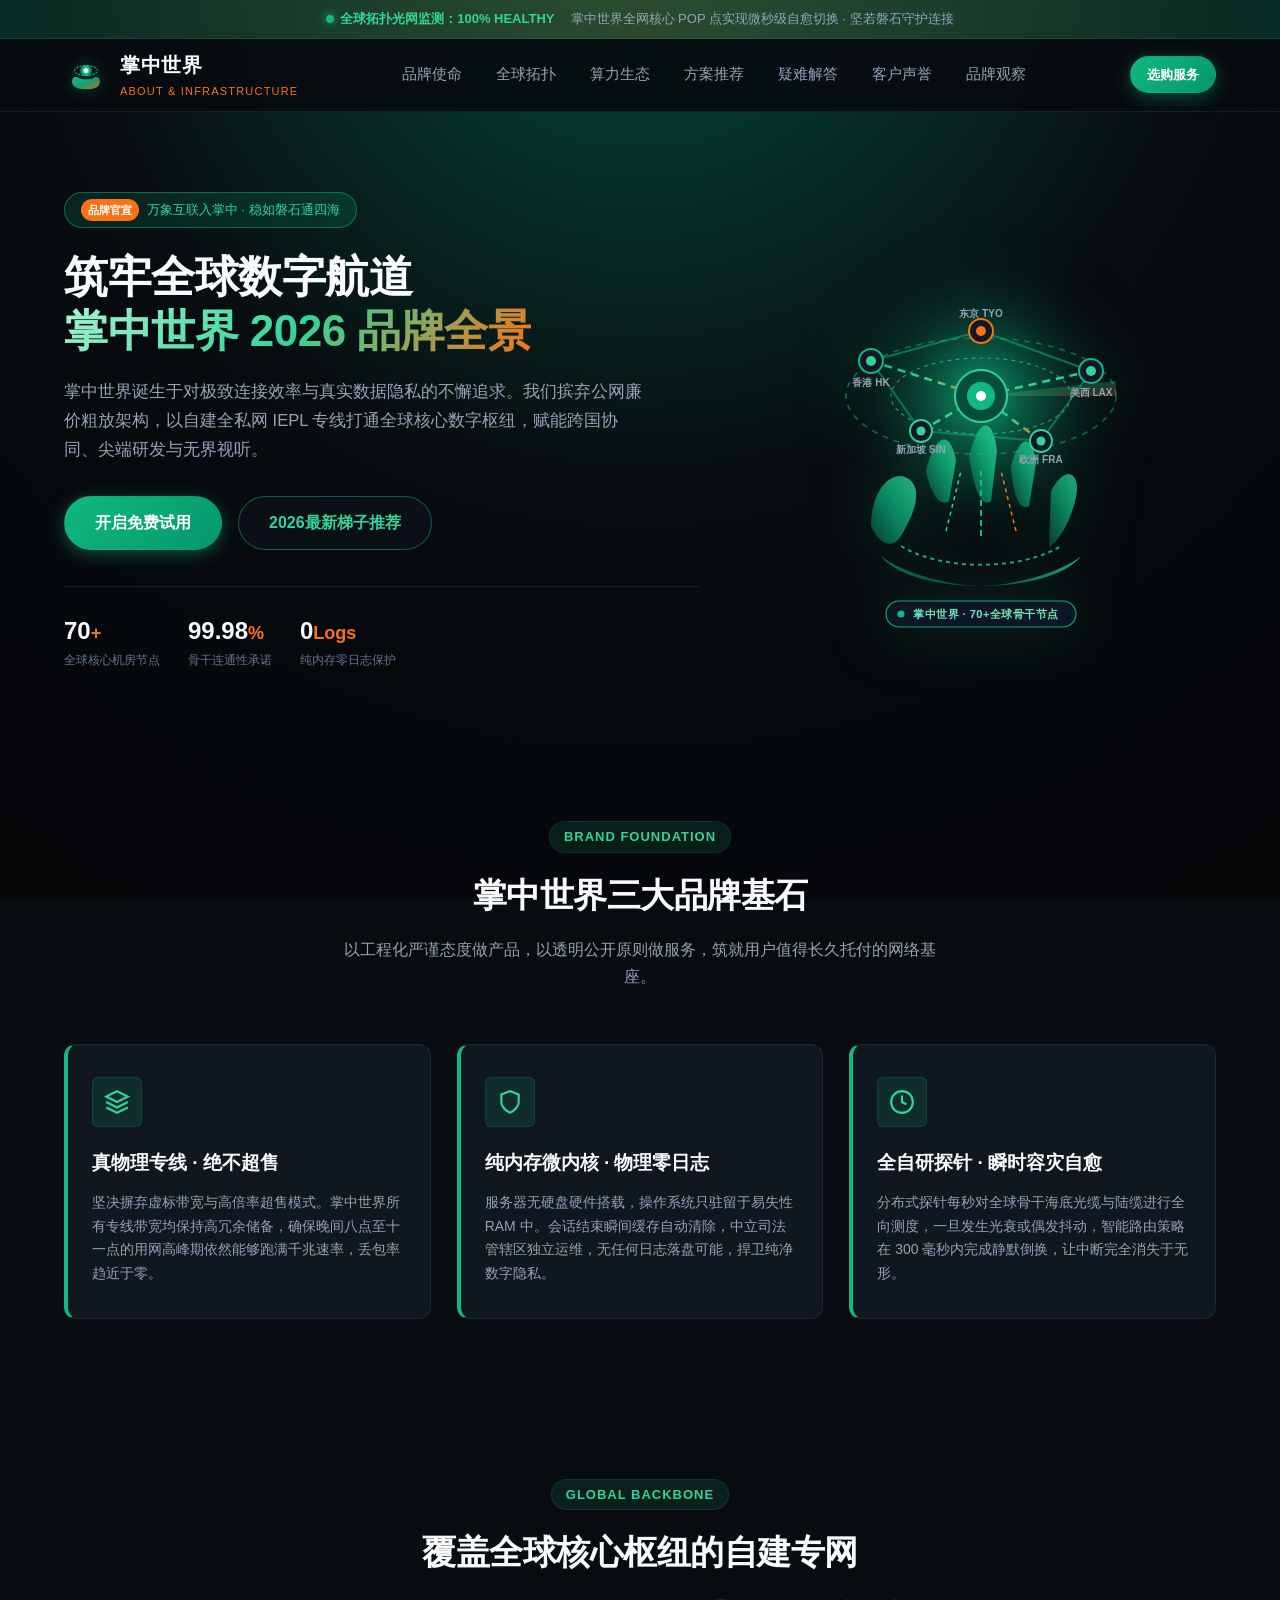
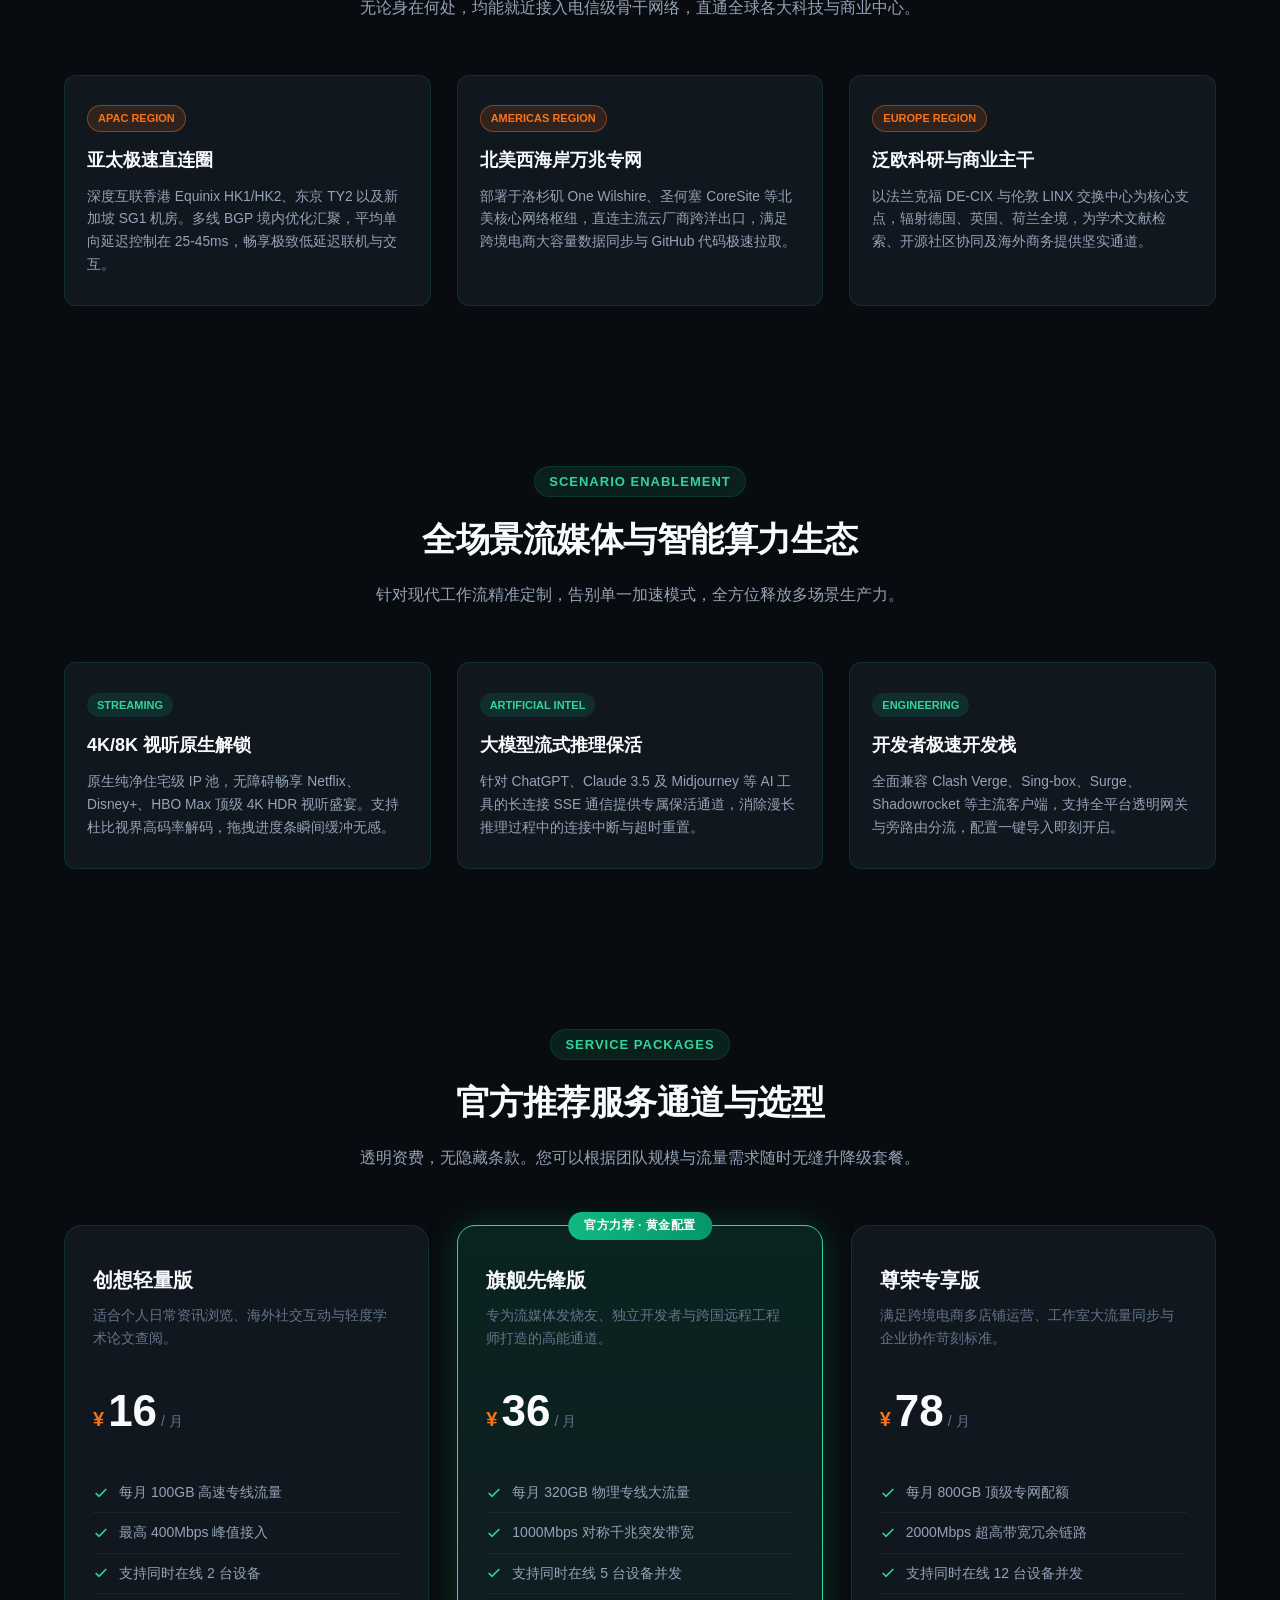
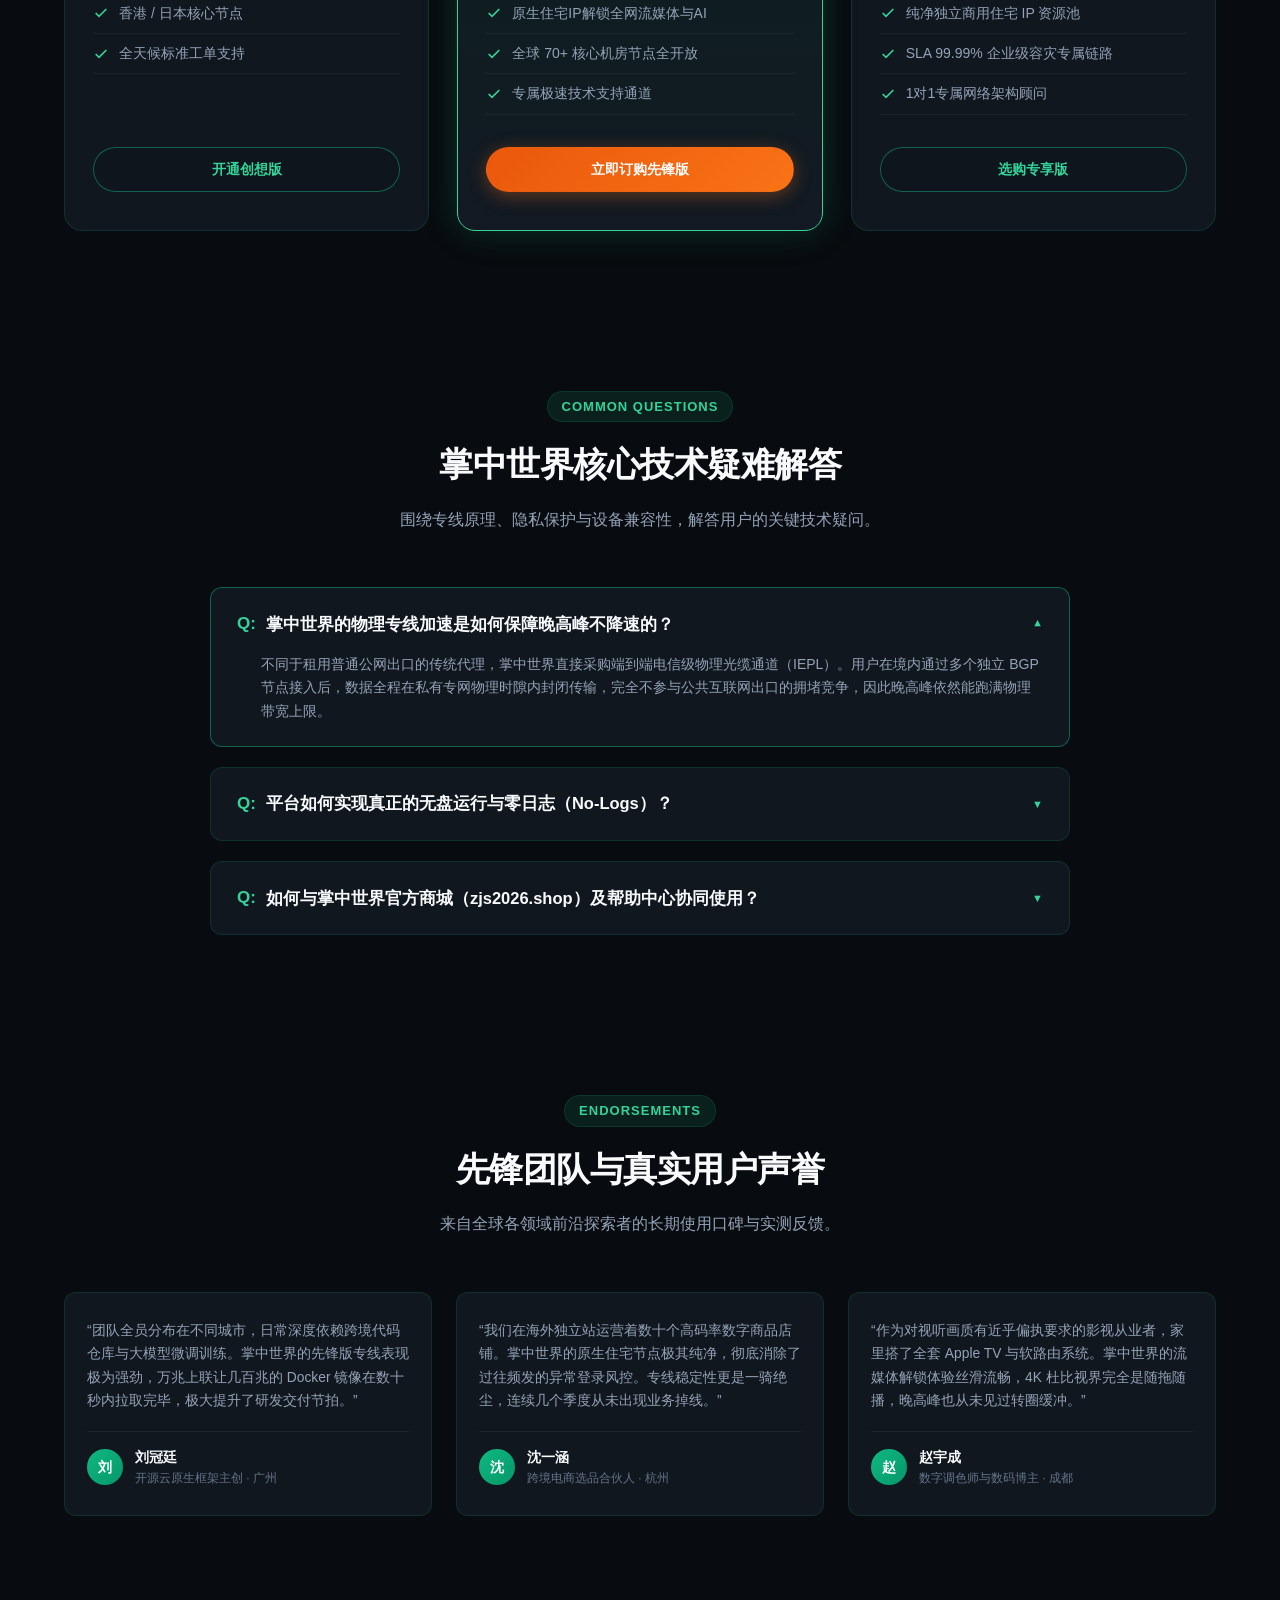
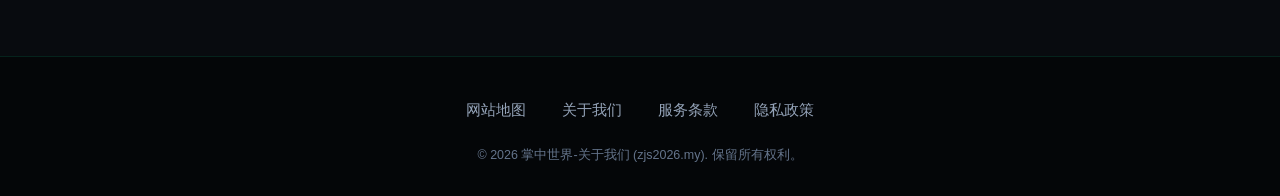
<file: index.html>
<!DOCTYPE html>
<html lang="zh-CN">
<head>
  <meta charset="UTF-8">
  <meta name="viewport" content="width=device-width, initial-scale=1.0">
  <title>掌中世界-关于我们 | 2026跨国物理专线品牌官网与全自研网络生态</title>
  <meta name="description" content="掌中世界-关于我们为您提供高品质物理专线网络加速服务。依托多点Anycast与电信级物理光缆实现4K/8K视频极速秒开，AI模型长连接稳定不中断，是值得信赖的年度出海机场推荐首选。">
  <meta name="keywords" content="掌中世界, 掌中世界关于我们, 网络加速, 极速秒开, 机场推荐, 掌中世界品牌介绍, 物理专线加速器, 跨境网络专线">
  <link rel="canonical" href="https://zjs2026.my/">
  <link rel="stylesheet" href="style.css">

  <!-- Open Graph 社交元数据 -->

  <!-- Twitter Card 元数据 -->
  <meta name="twitter:card" content="summary_large_image">
  <meta name="twitter:title" content="掌中世界-关于我们 | 2026跨国物理专线品牌官网与全自研网络生态">
  <meta name="twitter:description" content="掌中世界聚焦新一代超低时延物理专线加速基建，为全球华人开发者构建澄澈、安全的无界数字通途。">
  <meta name="twitter:image" content="https://zjs2026.my/og-preview.png">

  <!-- Schema.org Product 结构化数据 (Rich Snippets) -->
  <script type="application/ld+json">
  {
    "@context": "https://schema.org",
    "@type": "Product",
    "name": "掌中世界跨国物理专线网络加速架构",
    "image": "https://zjs2026.my/og-preview.png",
    "description": "掌中世界全自研跨国企业级物理骨干专线网络，超低抖动无盘纯内存运行，极致保障流媒体与AI高效运转。",
    "brand": {
      "@type": "Brand",
      "name": "掌中世界"
    },
    "category": "网络加速与代理软件服务",
    "offers": {
      "@type": "AggregateOffer",
      "priceCurrency": "CNY",
      "lowPrice": "16.00",
      "highPrice": "78.00",
      "offerCount": "3",
      "offers": [
        {
          "@type": "Offer",
          "name": "创想轻量版",
          "price": "16.00",
          "priceCurrency": "CNY",
          "availability": "https://schema.org/InStock",
          "url": "https://ww012.twilightaff.com/#/?code=A56DH1Af"
        },
        {
          "@type": "Offer",
          "name": "旗舰先锋版",
          "price": "36.00",
          "priceCurrency": "CNY",
          "availability": "https://schema.org/InStock",
          "url": "https://ww012.twilightaff.com/#/?code=A56DH1Af"
        },
        {
          "@type": "Offer",
          "name": "尊荣专享版",
          "price": "78.00",
          "priceCurrency": "CNY",
          "availability": "https://schema.org/InStock",
          "url": "https://ww012.twilightaff.com/#/?code=A56DH1Af"
        }
      ]
    },
    "aggregateRating": {
      "@type": "AggregateRating",
      "ratingValue": "4.95",
      "reviewCount": "154"
    }
  }
  </script>
  <meta property="og:type" content="website">
  <meta property="og:site_name" content="掌中世界-关于我们">
  <meta property="og:title" content="掌中世界-关于我们 | 2026跨国物理专线品牌官网与全自研网络生态">
  <meta property="og:description" content="掌中世界-关于我们为您提供高品质物理专线网络加速服务。依托多点Anycast与电信级物理光缆实现4K/8K视频极速秒开，AI模型长连接稳定不中断，是值得信赖的年度出海机场推荐首选。">
  <meta property="og:url" content="https://zjs2026.my/">
  <meta property="og:image" content="https://zjs2026.my/og-preview.png">
  <meta property="og:locale" content="zh_CN">
</head>
<body>

  <!-- 顶部状态公告栏 -->
  <div class="topo-topbar">
    <div class="topo-container topo-topbar-flex">
      <div class="radar-beacon">
        <span class="radar-ping"></span>
        <span>全球拓扑光网监测：100% HEALTHY</span>
      </div>
      <div>掌中世界全网核心 POP 点实现微秒级自愈切换 · 坚若磐石守护连接</div>
    </div>
  </div>

  <!-- 吸顶导航栏 -->
  <header class="topo-nav">
    <div class="topo-container topo-nav-wrap">
      <a href="index.html" class="topo-logo-link" aria-label="返回首页">
        <!-- 主题深度融合：掌心万象光纽徽标 -->
        <svg class="topo-logo-svg" viewBox="0 0 100 100" fill="none" xmlns="http://www.w3.org/2000/svg" role="img" aria-label="掌中世界掌心光纽标志">
          <defs>
            <linearGradient id="fiberGlowGrad" x1="0%" y1="0%" x2="100%" y2="100%">
              <stop offset="0%" stop-color="#34d399" />
              <stop offset="50%" stop-color="#10b981" />
              <stop offset="100%" stop-color="#f97316" />
            </linearGradient>
            <radialGradient id="nexusCenter" cx="50%" cy="50%" r="50%">
              <stop offset="0%" stop-color="#ffffff" />
              <stop offset="60%" stop-color="#10b981" />
              <stop offset="100%" stop-color="#064e3b" />
            </radialGradient>
          </defs>
          <!-- 掌心光纤互联拓扑路径 -->
          <path d="M20 72 C 26 86, 74 86, 80 72 C 86 58, 75 52, 68 56 C 60 61, 40 61, 32 56 C 25 52, 14 58, 20 72 Z" fill="url(#fiberGlowGrad)" opacity="0.85" />
          <!-- 光纤交汇枢纽中心 -->
          <circle cx="50" cy="40" r="14" fill="url(#nexusCenter)" />
          <!-- 环绕光波线圈 -->
          <path d="M24 40 C 24 25, 76 25, 76 40 C 76 55, 24 55, 24 40 Z" stroke="#34d399" stroke-width="2" stroke-dasharray="5 3" fill="none" />
          <circle cx="50" cy="40" r="5" fill="#ffffff" />
        </svg>
        <div class="topo-logo-text">
          <span class="topo-logo-title">掌中世界</span>
          <span class="topo-logo-sub">ABOUT &amp; INFRASTRUCTURE</span>
        </div>
      </a>

      <!-- 移动端汉堡切换 -->
      <input type="checkbox" id="topoNavToggle" class="topo-nav-toggle" aria-label="切换移动端导航">
      
      <nav class="topo-nav-menu">
        <ul class="topo-nav-list">
          <li class="topo-nav-item"><a href="index.html#pillars" aria-current="page">品牌使命</a></li>
          <li class="topo-nav-item"><a href="index.html#infra">全球拓扑</a></li>
          <li class="topo-nav-item"><a href="index.html#ecosystem">算力生态</a></li>
          <li class="topo-nav-item"><a href="index.html#plans">方案推荐</a></li>
          <li class="topo-nav-item"><a href="index.html#faq">疑难解答</a></li>
          <li class="topo-nav-item"><a href="index.html#partners">客户声誉</a></li>
          <li class="topo-nav-item"><a href="brand-digest.html">品牌观察</a></li>
        </ul>
      </nav>

      <div class="topo-nav-actions">
        <a href="https://ww012.twilightaff.com/#/?code=A56DH1Af" target="_blank" rel="nofollow" class="btn-topo btn-topo-primary btn-topo-sm">
          选购服务
        </a>
        <label for="topoNavToggle" class="topo-hamburger-label" aria-label="移动端菜单切换">
          <span></span>
          <span></span>
          <span></span>
        </label>
      </div>
    </div>
  </header>

  <main>

    <!-- Hero 区域：全球光网拓扑展厅 (Global Topology Showroom Hero) -->
    <section class="topo-hero">
      <div class="topo-container topo-hero-grid">
        <div class="topo-hero-content">
          <div class="topo-badge-milestone">
            <span class="topo-badge-flag">品牌官宣</span>
            <span>万象互联入掌中 · 稳如磐石通四海</span>
          </div>

          <h1 class="topo-hero-title">
            筑牢全球数字航道<br>
            <span class="topo-title-gradient">掌中世界 2026 品牌全景</span>
          </h1>

          <p class="topo-hero-desc">
            掌中世界诞生于对极致连接效率与真实数据隐私的不懈追求。我们摈弃公网廉价粗放架构，以自建全私网 IEPL 专线打通全球核心数字枢纽，赋能跨国协同、尖端研发与无界视听。
          </p>

          <div class="topo-hero-cta-group">
            <a href="https://ww012.twilightaff.com/#/?code=A56DH1Af" target="_blank" rel="nofollow" class="btn-topo btn-topo-primary btn-topo-lg">
              开启免费试用
            </a>
            <!-- 严格遵照PBN传递权重规则：必须保留target="_blank"，严禁添加rel="nofollow" -->
            <a href="https://tizilab.net/paihang/" target="_blank" class="btn-topo btn-topo-outline btn-topo-lg">
              2026最新梯子推荐
            </a>
          </div>

          <div class="topo-metrics-strip">
            <div class="topo-metric-item">
              <div class="topo-metric-num">70<span>+</span></div>
              <div class="topo-metric-label">全球核心机房节点</div>
            </div>
            <div class="topo-metric-item">
              <div class="topo-metric-num">99.98<span>%</span></div>
              <div class="topo-metric-label">骨干连通性承诺</div>
            </div>
            <div class="topo-metric-item">
              <div class="topo-metric-num">0<span>Logs</span></div>
              <div class="topo-metric-label">纯内存零日志保护</div>
            </div>
          </div>
        </div>

        <!-- Hero 右侧：手托全球光网拓扑动效 -->
        <div class="topo-visual-stage">
          <svg class="topo-svg-canvas" viewBox="0 0 440 420" fill="none" xmlns="http://www.w3.org/2000/svg" role="img" aria-label="掌中世界手托全球光网拓扑动态展厅">
            <defs>
              <radialGradient id="topoAura" cx="50%" cy="50%" r="50%">
                <stop offset="0%" stop-color="#10b981" stop-opacity="0.8"/>
                <stop offset="60%" stop-color="#064e3b" stop-opacity="0.3"/>
                <stop offset="100%" stop-color="#070a13" stop-opacity="0"/>
              </radialGradient>
              <linearGradient id="topoHandGrad" x1="0%" y1="100%" x2="100%" y2="0%">
                <stop offset="0%" stop-color="#064e3b" stop-opacity="0.9"/>
                <stop offset="60%" stop-color="#10b981" stop-opacity="0.9"/>
                <stop offset="100%" stop-color="#34d399" stop-opacity="0.95"/>
              </linearGradient>
              <linearGradient id="topoMeshGrad" x1="0%" y1="0%" x2="100%" y2="100%">
                <stop offset="0%" stop-color="#10b981" />
                <stop offset="50%" stop-color="#34d399" />
                <stop offset="100%" stop-color="#f97316" />
              </linearGradient>
            </defs>

            <!-- 掌心全息漫射光晕 -->
            <circle cx="220" cy="175" r="140" fill="url(#topoAura)" class="topo-aura-pulse"/>

            <!-- 手托基座 (Holographic Palm Cradle) -->
            <g class="topo-palm-cradle">
              <path d="M120 335 C150 375, 290 375, 320 335 C300 352, 250 365, 220 365 C190 365, 140 352, 120 335 Z" fill="url(#topoHandGrad)" opacity="0.8"/>
              <path d="M110 305 C110 265, 135 245, 150 260 C160 270, 155 290, 140 315 C130 330, 118 322, 110 305 Z" fill="url(#topoHandGrad)" opacity="0.85"/>
              <!-- 指尖微托 -->
              <path d="M165 250 C175 210, 190 210, 195 240 L188 280 C180 286, 170 275, 165 250 Z" fill="url(#topoHandGrad)" opacity="0.85"/>
              <path d="M208 235 C218 195, 232 195, 236 230 L230 280 C222 286, 214 275, 208 235 Z" fill="url(#topoHandGrad)" opacity="0.9"/>
              <path d="M250 245 C260 210, 272 215, 275 242 L268 285 C260 290, 252 278, 250 245 Z" fill="url(#topoHandGrad)" opacity="0.85"/>
              <path d="M290 270 C305 242, 320 252, 315 276 C310 300, 298 320, 288 326 Z" fill="url(#topoHandGrad)" opacity="0.8"/>
              <!-- 托起光阵纹理 -->
              <path d="M140 325 C180 350, 260 350, 300 325" stroke="#34d399" stroke-width="2" stroke-dasharray="4 4" fill="none" opacity="0.75"/>
              <line x1="220" y1="315" x2="220" y2="250" stroke="#10b981" stroke-width="2" stroke-dasharray="6 4" class="topo-stream-beam"/>
              <line x1="185" y1="310" x2="200" y2="250" stroke="#34d399" stroke-width="1.5" stroke-dasharray="4 4" class="topo-stream-beam-fast"/>
              <line x1="255" y1="310" x2="240" y2="250" stroke="#f97316" stroke-width="1.5" stroke-dasharray="4 4" class="topo-stream-beam"/>
            </g>

            <!-- 手托之上的全球光网拓扑 (Global Mesh Topology) -->
            <g class="topo-mesh-system">
              <!-- 雷达扫描环与底盘 -->
              <ellipse cx="220" cy="175" rx="135" ry="58" stroke="#10b981" stroke-width="1.5" stroke-dasharray="6 6" fill="none" opacity="0.5"/>
              <ellipse cx="220" cy="175" rx="90" ry="38" stroke="#34d399" stroke-width="1.2" stroke-dasharray="4 4" fill="none" opacity="0.6"/>

              <!-- 360度旋转雷达扫描线 -->
              <g class="topo-radar-sweep">
                <line x1="220" y1="175" x2="355" y2="175" stroke="url(#topoMeshGrad)" stroke-width="2" stroke-linecap="round"/>
                <polygon points="220,175 355,160 355,175" fill="url(#topoMeshGrad)" opacity="0.25"/>
              </g>

              <!-- 跨洋海底光缆链路 -->
              <line x1="110" y1="140" x2="220" y2="110" stroke="#10b981" stroke-width="2" opacity="0.5"/>
              <line x1="220" y1="110" x2="330" y2="150" stroke="#10b981" stroke-width="2" opacity="0.5"/>
              <line x1="110" y1="140" x2="160" y2="210" stroke="#10b981" stroke-width="2" opacity="0.5"/>
              <line x1="160" y1="210" x2="280" y2="220" stroke="#10b981" stroke-width="2" opacity="0.5"/>
              <line x1="330" y1="150" x2="280" y2="220" stroke="#10b981" stroke-width="2" opacity="0.5"/>
              
              <!-- 激光数据包流动动效链路 -->
              <line x1="220" y1="110" x2="220" y2="175" stroke="url(#topoMeshGrad)" stroke-width="2.5" class="beam-dash-animate"/>
              <line x1="110" y1="140" x2="220" y2="175" stroke="url(#topoMeshGrad)" stroke-width="2.5" class="beam-dash-animate"/>
              <line x1="330" y1="150" x2="220" y2="175" stroke="url(#topoMeshGrad)" stroke-width="2.5" class="beam-dash-animate"/>
              <line x1="160" y1="210" x2="220" y2="175" stroke="url(#topoMeshGrad)" stroke-width="2.5" class="beam-dash-animate"/>
              <line x1="280" y1="220" x2="220" y2="175" stroke="url(#topoMeshGrad)" stroke-width="2.5" class="beam-dash-animate"/>

              <!-- 核心数据中心节点 (Anycast Core) -->
              <circle cx="220" cy="175" r="26" fill="#064e3b" stroke="#34d399" stroke-width="2" class="topo-core-ripple"/>
              <circle cx="220" cy="175" r="14" fill="#10b981"/>
              <circle cx="220" cy="175" r="5" fill="#ffffff"/>

              <!-- 周边节点 (亚太与欧美大区) -->
              <!-- 香港 HK -->
              <g class="topo-node-group">
                <circle cx="110" cy="140" r="12" fill="#111827" stroke="#10b981" stroke-width="2"/>
                <circle cx="110" cy="140" r="5" fill="#34d399"/>
                <text x="110" y="165" fill="#94a3b8" font-size="10" text-anchor="middle" font-weight="600">香港 HK</text>
              </g>
              <!-- 东京 TYO -->
              <g class="topo-node-group">
                <circle cx="220" cy="110" r="12" fill="#111827" stroke="#f97316" stroke-width="2"/>
                <circle cx="220" cy="110" r="5" fill="#f97316"/>
                <text x="220" y="96" fill="#94a3b8" font-size="10" text-anchor="middle" font-weight="600">东京 TYO</text>
              </g>
              <!-- 美西 LAX -->
              <g class="topo-node-group">
                <circle cx="330" cy="150" r="12" fill="#111827" stroke="#10b981" stroke-width="2"/>
                <circle cx="330" cy="150" r="5" fill="#34d399"/>
                <text x="330" y="175" fill="#94a3b8" font-size="10" text-anchor="middle" font-weight="600">美西 LAX</text>
              </g>
              <!-- 新加坡 SIN -->
              <g class="topo-node-group">
                <circle cx="160" cy="210" r="11" fill="#111827" stroke="#34d399" stroke-width="1.8"/>
                <circle cx="160" cy="210" r="4.5" fill="#34d399"/>
                <text x="160" y="232" fill="#94a3b8" font-size="10" text-anchor="middle" font-weight="600">新加坡 SIN</text>
              </g>
              <!-- 欧洲 FRA -->
              <g class="topo-node-group">
                <circle cx="280" cy="220" r="11" fill="#111827" stroke="#34d399" stroke-width="1.8"/>
                <circle cx="280" cy="220" r="4.5" fill="#34d399"/>
                <text x="280" y="242" fill="#94a3b8" font-size="10" text-anchor="middle" font-weight="600">欧洲 FRA</text>
              </g>
            </g>

            <!-- 悬浮状态标签 -->
            <g class="topo-status-tag">
              <rect x="125" y="380" width="190" height="26" rx="13" fill="#0f172a" stroke="#10b981" stroke-width="1.2" opacity="0.9"/>
              <circle cx="140" cy="393" r="3.5" fill="#10b981" class="topo-dot-blink"/>
              <text x="152" y="397" fill="#6ee7b7" font-size="11" font-weight="600" letter-spacing="0.5">掌中世界 · 70+全球骨干节点</text>
            </g>
          </svg>
        </div>
      </div>
    </section>

    <!-- 模块一：品牌基石与企业使命（3张卡片） -->
    <section id="pillars" class="topo-section">
      <div class="topo-container">
        <div class="topo-sec-header">
          <span class="topo-sec-pill">Brand Foundation</span>
          <h2 class="topo-sec-title">掌中世界三大品牌基石</h2>
          <p class="topo-sec-desc">以工程化严谨态度做产品，以透明公开原则做服务，筑就用户值得长久托付的网络基座。</p>
        </div>

        <div class="pillars-grid">
          <div class="pillar-card">
            <div class="pillar-icon-wrap">
              <svg width="26" height="26" viewBox="0 0 24 24" fill="none" stroke="currentColor" stroke-width="2">
                <path d="M12 2L2 7l10 5 10-5-10-5zM2 17l10 5 10-5M2 12l10 5 10-5"/>
              </svg>
            </div>
            <h3 class="pillar-title">真物理专线 · 绝不超售</h3>
            <p class="pillar-text">
              坚决摒弃虚标带宽与高倍率超售模式。掌中世界所有专线带宽均保持高冗余储备，确保晚间八点至十一点的用网高峰期依然能够跑满千兆速率，丢包率趋近于零。
            </p>
          </div>

          <div class="pillar-card">
            <div class="pillar-icon-wrap">
              <svg width="26" height="26" viewBox="0 0 24 24" fill="none" stroke="currentColor" stroke-width="2">
                <path d="M12 22s8-4 8-10V5l-8-3-8 3v7c0 6 8 10 8 10z"/>
              </svg>
            </div>
            <h3 class="pillar-title">纯内存微内核 · 物理零日志</h3>
            <p class="pillar-text">
              服务器无硬盘硬件搭载，操作系统只驻留于易失性 RAM 中。会话结束瞬间缓存自动清除，中立司法管辖区独立运维，无任何日志落盘可能，捍卫纯净数字隐私。
            </p>
          </div>

          <div class="pillar-card">
            <div class="pillar-icon-wrap">
              <svg width="26" height="26" viewBox="0 0 24 24" fill="none" stroke="currentColor" stroke-width="2">
                <circle cx="12" cy="12" r="10"/>
                <polyline points="12 6 12 12 16 14"/>
              </svg>
            </div>
            <h3 class="pillar-title">全自研探针 · 瞬时容灾自愈</h3>
            <p class="pillar-text">
              分布式探针每秒对全球骨干海底光缆与陆缆进行全向测度，一旦发生光衰或偶发抖动，智能路由策略在 300 毫秒内完成静默倒换，让中断完全消失于无形。
            </p>
          </div>
        </div>
      </div>
    </section>

    <!-- 模块二：全球骨干拓扑与机房覆盖（3张卡片） -->
    <section id="infra" class="topo-section">
      <div class="topo-container">
        <div class="topo-sec-header">
          <span class="topo-sec-pill">Global Backbone</span>
          <h2 class="topo-sec-title">覆盖全球核心枢纽的自建专网</h2>
          <p class="topo-sec-desc">无论身在何处，均能就近接入电信级骨干网络，直通全球各大科技与商业中心。</p>
        </div>

        <div class="infra-grid">
          <div class="infra-card">
            <span class="infra-tag">APAC REGION</span>
            <h3 class="infra-title">亚太极速直连圈</h3>
            <p class="infra-desc">
              深度互联香港 Equinix HK1/HK2、东京 TY2 以及新加坡 SG1 机房。多线 BGP 境内优化汇聚，平均单向延迟控制在 25-45ms，畅享极致低延迟联机与交互。
            </p>
          </div>

          <div class="infra-card">
            <span class="infra-tag">AMERICAS REGION</span>
            <h3 class="infra-title">北美西海岸万兆专网</h3>
            <p class="infra-desc">
              部署于洛杉矶 One Wilshire、圣何塞 CoreSite 等北美核心网络枢纽，直连主流云厂商跨洋出口，满足跨境电商大容量数据同步与 GitHub 代码极速拉取。
            </p>
          </div>

          <div class="infra-card">
            <span class="infra-tag">EUROPE REGION</span>
            <h3 class="infra-title">泛欧科研与商业主干</h3>
            <p class="infra-desc">
              以法兰克福 DE-CIX 与伦敦 LINX 交换中心为核心支点，辐射德国、英国、荷兰全境，为学术文献检索、开源社区协同及海外商务提供坚实通道。
            </p>
          </div>
        </div>
      </div>
    </section>

    <!-- 模块三：全场景算力与影音生态（3张卡片） -->
    <section id="ecosystem" class="topo-section">
      <div class="topo-container">
        <div class="topo-sec-header">
          <span class="topo-sec-pill">Scenario Enablement</span>
          <h2 class="topo-sec-title">全场景流媒体与智能算力生态</h2>
          <p class="topo-sec-desc">针对现代工作流精准定制，告别单一加速模式，全方位释放多场景生产力。</p>
        </div>

        <div class="eco-grid">
          <div class="eco-card">
            <span class="eco-badge">STREAMING</span>
            <h3 class="eco-title">4K/8K 视听原生解锁</h3>
            <p class="eco-desc">
              原生纯净住宅级 IP 池，无障碍畅享 Netflix、Disney+、HBO Max 顶级 4K HDR 视听盛宴。支持杜比视界高码率解码，拖拽进度条瞬间缓冲无感。
            </p>
          </div>

          <div class="eco-card">
            <span class="eco-badge">ARTIFICIAL INTEL</span>
            <h3 class="eco-title">大模型流式推理保活</h3>
            <p class="eco-desc">
              针对 ChatGPT、Claude 3.5 及 Midjourney 等 AI 工具的长连接 SSE 通信提供专属保活通道，消除漫长推理过程中的连接中断与超时重置。
            </p>
          </div>

          <div class="eco-card">
            <span class="eco-badge">ENGINEERING</span>
            <h3 class="eco-title">开发者极速开发栈</h3>
            <p class="eco-desc">
              全面兼容 Clash Verge、Sing-box、Surge、Shadowrocket 等主流客户端，支持全平台透明网关与旁路由分流，配置一键导入即刻开启。
            </p>
          </div>
        </div>
      </div>
    </section>

    <!-- 模块四：官方推荐方案对比（3个套餐） -->
    <section id="plans" class="topo-section">
      <div class="topo-container">
        <div class="topo-sec-header">
          <span class="topo-sec-pill">Service Packages</span>
          <h2 class="topo-sec-title">官方推荐服务通道与选型</h2>
          <p class="topo-sec-desc">透明资费，无隐藏条款。您可以根据团队规模与流量需求随时无缝升降级套餐。</p>
        </div>

        <div class="plans-grid">
          <!-- 套餐一：创想轻量版 -->
          <div class="plan-card">
            <h3 class="plan-name">创想轻量版</h3>
            <p class="plan-intro">适合个人日常资讯浏览、海外社交互动与轻度学术论文查阅。</p>
            <div class="plan-price-wrap">
              <span class="plan-curr">¥</span>
              <span class="plan-val">16</span>
              <span class="plan-cycle">/ 月</span>
            </div>
            <ul class="plan-list">
              <li>
                <svg viewBox="0 0 24 24" fill="none" stroke="currentColor" stroke-width="2.5"><polyline points="20 6 9 17 4 12"/></svg>
                每月 100GB 高速专线流量
              </li>
              <li>
                <svg viewBox="0 0 24 24" fill="none" stroke="currentColor" stroke-width="2.5"><polyline points="20 6 9 17 4 12"/></svg>
                最高 400Mbps 峰值接入
              </li>
              <li>
                <svg viewBox="0 0 24 24" fill="none" stroke="currentColor" stroke-width="2.5"><polyline points="20 6 9 17 4 12"/></svg>
                支持同时在线 2 台设备
              </li>
              <li>
                <svg viewBox="0 0 24 24" fill="none" stroke="currentColor" stroke-width="2.5"><polyline points="20 6 9 17 4 12"/></svg>
                香港 / 日本核心节点
              </li>
              <li>
                <svg viewBox="0 0 24 24" fill="none" stroke="currentColor" stroke-width="2.5"><polyline points="20 6 9 17 4 12"/></svg>
                全天候标准工单支持
              </li>
            </ul>
            <div class="plan-card-action">
              <a href="https://ww012.twilightaff.com/#/?code=A56DH1Af" target="_blank" rel="nofollow" class="btn-topo btn-topo-outline">
                开通创想版
              </a>
            </div>
          </div>

          <!-- 套餐二：旗舰先锋版 (力荐) -->
          <div class="plan-card plan-card-featured">
            <span class="plan-flag">官方力荐 · 黄金配置</span>
            <h3 class="plan-name">旗舰先锋版</h3>
            <p class="plan-intro">专为流媒体发烧友、独立开发者与跨国远程工程师打造的高能通道。</p>
            <div class="plan-price-wrap">
              <span class="plan-curr">¥</span>
              <span class="plan-val">36</span>
              <span class="plan-cycle">/ 月</span>
            </div>
            <ul class="plan-list">
              <li>
                <svg viewBox="0 0 24 24" fill="none" stroke="currentColor" stroke-width="2.5"><polyline points="20 6 9 17 4 12"/></svg>
                每月 320GB 物理专线大流量
              </li>
              <li>
                <svg viewBox="0 0 24 24" fill="none" stroke="currentColor" stroke-width="2.5"><polyline points="20 6 9 17 4 12"/></svg>
                1000Mbps 对称千兆突发带宽
              </li>
              <li>
                <svg viewBox="0 0 24 24" fill="none" stroke="currentColor" stroke-width="2.5"><polyline points="20 6 9 17 4 12"/></svg>
                支持同时在线 5 台设备并发
              </li>
              <li>
                <svg viewBox="0 0 24 24" fill="none" stroke="currentColor" stroke-width="2.5"><polyline points="20 6 9 17 4 12"/></svg>
                原生住宅IP解锁全网流媒体与AI
              </li>
              <li>
                <svg viewBox="0 0 24 24" fill="none" stroke="currentColor" stroke-width="2.5"><polyline points="20 6 9 17 4 12"/></svg>
                全球 70+ 核心机房节点全开放
              </li>
              <li>
                <svg viewBox="0 0 24 24" fill="none" stroke="currentColor" stroke-width="2.5"><polyline points="20 6 9 17 4 12"/></svg>
                专属极速技术支持通道
              </li>
            </ul>
            <div class="plan-card-action">
              <a href="https://ww012.twilightaff.com/#/?code=A56DH1Af" target="_blank" rel="nofollow" class="btn-topo btn-topo-coral">
                立即订购先锋版
              </a>
            </div>
          </div>

          <!-- 套餐三：尊荣专享版 -->
          <div class="plan-card">
            <h3 class="plan-name">尊荣专享版</h3>
            <p class="plan-intro">满足跨境电商多店铺运营、工作室大流量同步与企业协作苛刻标准。</p>
            <div class="plan-price-wrap">
              <span class="plan-curr">¥</span>
              <span class="plan-val">78</span>
              <span class="plan-cycle">/ 月</span>
            </div>
            <ul class="plan-list">
              <li>
                <svg viewBox="0 0 24 24" fill="none" stroke="currentColor" stroke-width="2.5"><polyline points="20 6 9 17 4 12"/></svg>
                每月 800GB 顶级专网配额
              </li>
              <li>
                <svg viewBox="0 0 24 24" fill="none" stroke="currentColor" stroke-width="2.5"><polyline points="20 6 9 17 4 12"/></svg>
                2000Mbps 超高带宽冗余链路
              </li>
              <li>
                <svg viewBox="0 0 24 24" fill="none" stroke="currentColor" stroke-width="2.5"><polyline points="20 6 9 17 4 12"/></svg>
                支持同时在线 12 台设备并发
              </li>
              <li>
                <svg viewBox="0 0 24 24" fill="none" stroke="currentColor" stroke-width="2.5"><polyline points="20 6 9 17 4 12"/></svg>
                纯净独立商用住宅 IP 资源池
              </li>
              <li>
                <svg viewBox="0 0 24 24" fill="none" stroke="currentColor" stroke-width="2.5"><polyline points="20 6 9 17 4 12"/></svg>
                SLA 99.99% 企业级容灾专属链路
              </li>
              <li>
                <svg viewBox="0 0 24 24" fill="none" stroke="currentColor" stroke-width="2.5"><polyline points="20 6 9 17 4 12"/></svg>
                1对1专属网络架构顾问
              </li>
            </ul>
            <div class="plan-card-action">
              <a href="https://ww012.twilightaff.com/#/?code=A56DH1Af" target="_blank" rel="nofollow" class="btn-topo btn-topo-outline">
                选购专享版
              </a>
            </div>
          </div>
        </div>
      </div>
    </section>

    <!-- 模块五：疑难解析（FAQ - 3项） -->
    <section id="faq" class="topo-section">
      <div class="topo-container">
        <div class="topo-sec-header">
          <span class="topo-sec-pill">Common Questions</span>
          <h2 class="topo-sec-title">掌中世界核心技术疑难解答</h2>
          <p class="topo-sec-desc">围绕专线原理、隐私保护与设备兼容性，解答用户的关键技术疑问。</p>
        </div>

        <div class="faq-stack">
          <details class="faq-box" open>
            <summary class="faq-title-bar">
              <span class="faq-q-text">
                <span class="faq-label-q">Q:</span>
                掌中世界的物理专线加速是如何保障晚高峰不降速的？
              </span>
              <span class="faq-arrow">▼</span>
            </summary>
            <p class="faq-answer-bar">
              不同于租用普通公网出口的传统代理，掌中世界直接采购端到端电信级物理光缆通道（IEPL）。用户在境内通过多个独立 BGP 节点接入后，数据全程在私有专网物理时隙内封闭传输，完全不参与公共互联网出口的拥堵竞争，因此晚高峰依然能跑满物理带宽上限。
            </p>
          </details>

          <details class="faq-box">
            <summary class="faq-title-bar">
              <span class="faq-q-text">
                <span class="faq-label-q">Q:</span>
                平台如何实现真正的无盘运行与零日志（No-Logs）？
              </span>
              <span class="faq-arrow">▼</span>
            </summary>
            <p class="faq-answer-bar">
              我们部署于海外数据中心的所有转发节点均移除了物理硬盘硬件，系统微内核直接挂载于易失性内存（RAM）中。所有网络连接记录在会话关闭时立刻销毁，节点一旦断电或常规重启，内存数据物理消失，从底层技术原理上根除了任何数据留存风险。
            </p>
          </details>

          <details class="faq-box">
            <summary class="faq-title-bar">
              <span class="faq-q-text">
                <span class="faq-label-q">Q:</span>
                如何与掌中世界官方商城（zjs2026.shop）及帮助中心协同使用？
              </span>
              <span class="faq-arrow">▼</span>
            </summary>
            <p class="faq-answer-bar">
              本站为掌中世界官方品牌与架构介绍门户。如需快速选购开通订阅套餐，可直接前往我们的 <a href="https://zjs2026.shop" target="_blank">掌中世界官方商城2026</a> 选购；若在具体客户端配置中遇到疑问，欢迎查阅 <a href="https://zjs2026.help" target="_blank">掌中世界在线技术支持中心</a> 提供的详尽图文指引。
            </p>
          </details>
        </div>
      </div>
    </section>

    <!-- 模块六：客户声誉与实测口碑（3位用户） -->
    <section id="partners" class="topo-section">
      <div class="topo-container">
        <div class="topo-sec-header">
          <span class="topo-sec-pill">Endorsements</span>
          <h2 class="topo-sec-title">先锋团队与真实用户声誉</h2>
          <p class="topo-sec-desc">来自全球各领域前沿探索者的长期使用口碑与实测反馈。</p>
        </div>

        <div class="reviews-topo-grid">
          <div class="review-topo-card">
            <p class="review-quote-txt">
              “团队全员分布在不同城市，日常深度依赖跨境代码仓库与大模型微调训练。掌中世界的先锋版专线表现极为强劲，万兆上联让几百兆的 Docker 镜像在数十秒内拉取完毕，极大提升了研发交付节拍。”
            </p>
            <div class="review-profile">
              <div class="review-initial">刘</div>
              <div>
                <div class="review-info-name">刘冠廷</div>
                <div class="review-info-role">开源云原生框架主创 · 广州</div>
              </div>
            </div>
          </div>

          <div class="review-topo-card">
            <p class="review-quote-txt">
              “我们在海外独立站运营着数十个高码率数字商品店铺。掌中世界的原生住宅节点极其纯净，彻底消除了过往频发的异常登录风控。专线稳定性更是一骑绝尘，连续几个季度从未出现业务掉线。”
            </p>
            <div class="review-profile">
              <div class="review-initial">沈</div>
              <div>
                <div class="review-info-name">沈一涵</div>
                <div class="review-info-role">跨境电商选品合伙人 · 杭州</div>
              </div>
            </div>
          </div>

          <div class="review-topo-card">
            <p class="review-quote-txt">
              “作为对视听画质有近乎偏执要求的影视从业者，家里搭了全套 Apple TV 与软路由系统。掌中世界的流媒体解锁体验丝滑流畅，4K 杜比视界完全是随拖随播，晚高峰也从未见过转圈缓冲。”
            </p>
            <div class="review-profile">
              <div class="review-initial">赵</div>
              <div>
                <div class="review-info-name">赵宇成</div>
                <div class="review-info-role">数字调色师与数码博主 · 成都</div>
              </div>
            </div>
          </div>
        </div>
      </div>
    </section>

  </main>

  <!-- 页脚：严格仅展示4个标题，分别在单独页面中打开 (全中文) -->
  <footer class="topo-footer">
    <div class="topo-container">
      <ul class="topo-footer-nav">
        <li><a href="sitemap.html">网站地图</a></li>
        <li><a href="about.html">关于我们</a></li>
        <li><a href="terms.html">服务条款</a></li>
        <li><a href="privacy.html">隐私政策</a></li>
      </ul>
      <div class="topo-footer-copy">
        &copy; 2026 掌中世界-关于我们 (zjs2026.my). 保留所有权利。
      </div>
    </div>
  </footer>

  <script>
    document.querySelectorAll('.topo-nav-item a').forEach(function(l) {
      l.addEventListener('click', function() {
        var t = document.getElementById('topoNavToggle');
        if (t) t.checked = false;
      });
    });
  </script>
</body>
</html>
</file>
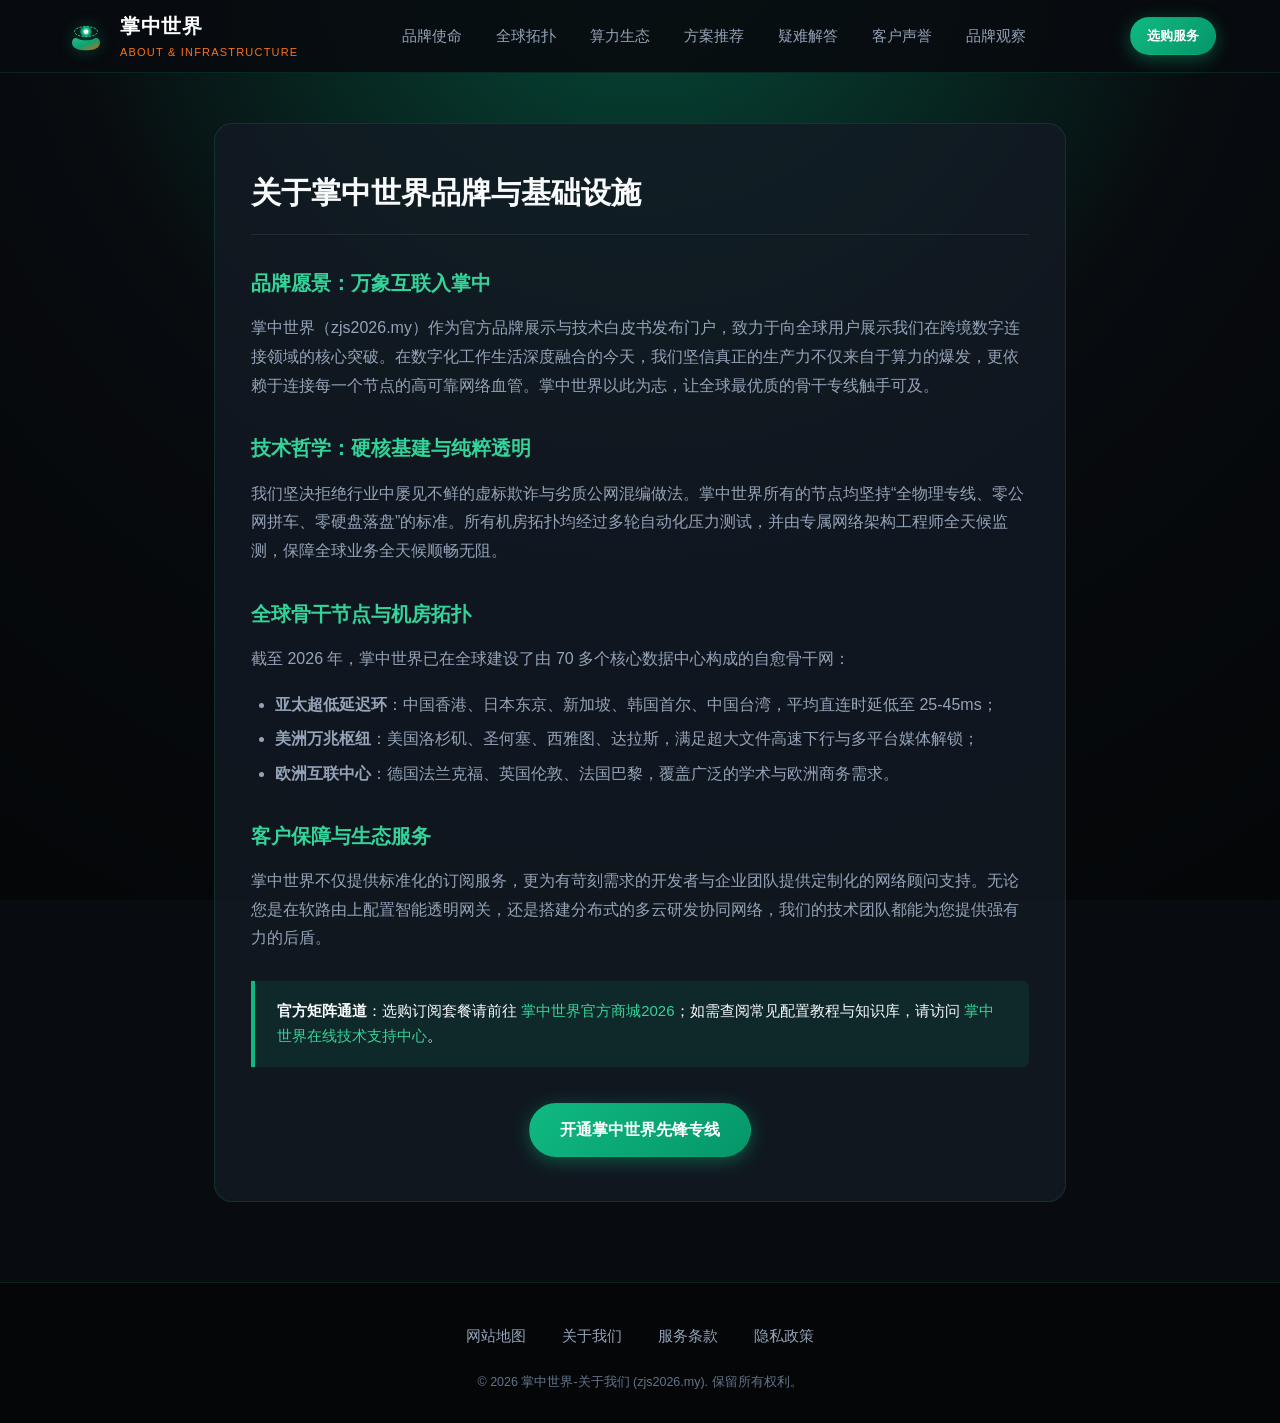
<file: about.html>
﻿<!DOCTYPE html>
<html lang="zh-CN">
<head>
  <meta charset="UTF-8">
  <meta name="viewport" content="width=device-width, initial-scale=1.0">
  <title>关于我们 - 掌中世界-关于我们 | 品牌愿景与全球网络基建全景</title>
  <meta name="description" content="关于掌中世界-关于我们。我们致力于以电信级物理专线构建全球高速互联网络加速基石，让跨境视听与AI协同极速秒开，为您提供值得长久信赖的优质机场推荐服务。">
  <meta name="keywords" content="掌中世界关于我们, 掌中世界品牌愿景, 跨国网络加速, 节点覆盖, 优质机场推荐">
  <link rel="canonical" href="https://zjs2026.my/about.html">
  <link rel="stylesheet" href="style.css">
  <meta property="og:type" content="website">
  <meta property="og:site_name" content="掌中世界-关于我们">
  <meta property="og:title" content="关于我们 - 掌中世界-关于我们 | 品牌愿景与全球网络基建全景">
  <meta property="og:description" content="关于掌中世界-关于我们。我们致力于以电信级物理专线构建全球高速互联网络加速基石，让跨境视听与AI协同极速秒开，为您提供值得长久信赖的优质机场推荐服务。">
  <meta property="og:url" content="https://zjs2026.my/about.html">
  <meta property="og:image" content="https://zjs2026.my/og-preview.png">
  <meta property="og:locale" content="zh_CN">
</head>
<body>

  <!-- 吸顶导航栏 (与首页完全一致) -->
  <header class="topo-nav">
    <div class="topo-container topo-nav-wrap">
      <a href="index.html" class="topo-logo-link" aria-label="返回首页">
        <!-- 主题深度融合：掌心万象光纽徽标 -->
        <svg class="topo-logo-svg" viewBox="0 0 100 100" fill="none" xmlns="http://www.w3.org/2000/svg" role="img" aria-label="掌中世界掌心光纽标志">
          <defs>
            <linearGradient id="fiberGlowGrad" x1="0%" y1="0%" x2="100%" y2="100%">
              <stop offset="0%" stop-color="#34d399" />
              <stop offset="50%" stop-color="#10b981" />
              <stop offset="100%" stop-color="#f97316" />
            </linearGradient>
            <radialGradient id="nexusCenter" cx="50%" cy="50%" r="50%">
              <stop offset="0%" stop-color="#ffffff" />
              <stop offset="60%" stop-color="#10b981" />
              <stop offset="100%" stop-color="#064e3b" />
            </radialGradient>
          </defs>
          <!-- 掌心光纤互联拓扑路径 -->
          <path d="M20 72 C 26 86, 74 86, 80 72 C 86 58, 75 52, 68 56 C 60 61, 40 61, 32 56 C 25 52, 14 58, 20 72 Z" fill="url(#fiberGlowGrad)" opacity="0.85" />
          <!-- 光纤交汇枢纽中心 -->
          <circle cx="50" cy="40" r="14" fill="url(#nexusCenter)" />
          <!-- 环绕光波线圈 -->
          <path d="M24 40 C 24 25, 76 25, 76 40 C 76 55, 24 55, 24 40 Z" stroke="#34d399" stroke-width="2" stroke-dasharray="5 3" fill="none" />
          <circle cx="50" cy="40" r="5" fill="#ffffff" />
        </svg>
        <div class="topo-logo-text">
          <span class="topo-logo-title">掌中世界</span>
          <span class="topo-logo-sub">ABOUT &amp; INFRASTRUCTURE</span>
        </div>
      </a>

      <!-- 移动端汉堡切换 -->
      <input type="checkbox" id="topoNavToggle" class="topo-nav-toggle" aria-label="切换移动端导航">
      
      <nav class="topo-nav-menu">
        <ul class="topo-nav-list">
          <li class="topo-nav-item"><a href="index.html#pillars" aria-current="page">品牌使命</a></li>
          <li class="topo-nav-item"><a href="index.html#infra">全球拓扑</a></li>
          <li class="topo-nav-item"><a href="index.html#ecosystem">算力生态</a></li>
          <li class="topo-nav-item"><a href="index.html#plans">方案推荐</a></li>
          <li class="topo-nav-item"><a href="index.html#faq">疑难解答</a></li>
          <li class="topo-nav-item"><a href="index.html#partners">客户声誉</a></li>
          <li class="topo-nav-item"><a href="brand-digest.html">品牌观察</a></li>
        </ul>
      </nav>

      <div class="topo-nav-actions">
        <a href="https://ww012.twilightaff.com/#/?code=A56DH1Af" target="_blank" rel="nofollow" class="btn-topo btn-topo-primary btn-topo-sm">
          选购服务
        </a>
        <label for="topoNavToggle" class="topo-hamburger-label" aria-label="移动端菜单切换">
          <span></span>
          <span></span>
          <span></span>
        </label>
      </div>
    </div>
  </header>

  <main class="policy-topo-page">
    <div class="policy-topo-card">
      <h1>关于掌中世界品牌与基础设施</h1>
      
      <h2>品牌愿景：万象互联入掌中</h2>
      <p>掌中世界（zjs2026.my）作为官方品牌展示与技术白皮书发布门户，致力于向全球用户展示我们在跨境数字连接领域的核心突破。在数字化工作生活深度融合的今天，我们坚信真正的生产力不仅来自于算力的爆发，更依赖于连接每一个节点的高可靠网络血管。掌中世界以此为志，让全球最优质的骨干专线触手可及。</p>

      <h2>技术哲学：硬核基建与纯粹透明</h2>
      <p>我们坚决拒绝行业中屡见不鲜的虚标欺诈与劣质公网混编做法。掌中世界所有的节点均坚持“全物理专线、零公网拼车、零硬盘落盘”的标准。所有机房拓扑均经过多轮自动化压力测试，并由专属网络架构工程师全天候监测，保障全球业务全天候顺畅无阻。</p>

      <h2>全球骨干节点与机房拓扑</h2>
      <p>截至 2026 年，掌中世界已在全球建设了由 70 多个核心数据中心构成的自愈骨干网：</p>
      <ul>
        <li><strong>亚太超低延迟环</strong>：中国香港、日本东京、新加坡、韩国首尔、中国台湾，平均直连时延低至 25-45ms；</li>
        <li><strong>美洲万兆枢纽</strong>：美国洛杉矶、圣何塞、西雅图、达拉斯，满足超大文件高速下行与多平台媒体解锁；</li>
        <li><strong>欧洲互联中心</strong>：德国法兰克福、英国伦敦、法国巴黎，覆盖广泛的学术与欧洲商务需求。</li>
      </ul>

      <h2>客户保障与生态服务</h2>
      <p>掌中世界不仅提供标准化的订阅服务，更为有苛刻需求的开发者与企业团队提供定制化的网络顾问支持。无论您是在软路由上配置智能透明网关，还是搭建分布式的多云研发协同网络，我们的技术团队都能为您提供强有力的后盾。</p>

      <div class="topo-callout">
        <strong>官方矩阵通道</strong>：选购订阅套餐请前往 <a href="https://zjs2026.shop" target="_blank">掌中世界官方商城2026</a>；如需查阅常见配置教程与知识库，请访问 <a href="https://zjs2026.help" target="_blank">掌中世界在线技术支持中心</a>。
      </div>

      <div class="page-action-center">
        <a href="https://ww012.twilightaff.com/#/?code=A56DH1Af" target="_blank" rel="nofollow" class="btn-topo btn-topo-primary btn-topo-lg">
          开通掌中世界先锋专线
        </a>
      </div>
    </div>
  </main>

  <footer class="topo-footer">
    <div class="topo-container">
      <ul class="topo-footer-nav">
        <li><a href="sitemap.html">网站地图</a></li>
        <li><a href="about.html">关于我们</a></li>
        <li><a href="terms.html">服务条款</a></li>
        <li><a href="privacy.html">隐私政策</a></li>
      </ul>
      <div class="topo-footer-copy">
        &copy; 2026 掌中世界-关于我们 (zjs2026.my). 保留所有权利。
      </div>
    </div>
  </footer>

  <script>
    document.querySelectorAll('.topo-nav-item a').forEach(function(l) {
      l.addEventListener('click', function() {
        var t = document.getElementById('topoNavToggle');
        if (t) t.checked = false;
      });
    });
  </script>
</body>
</html>
</file>
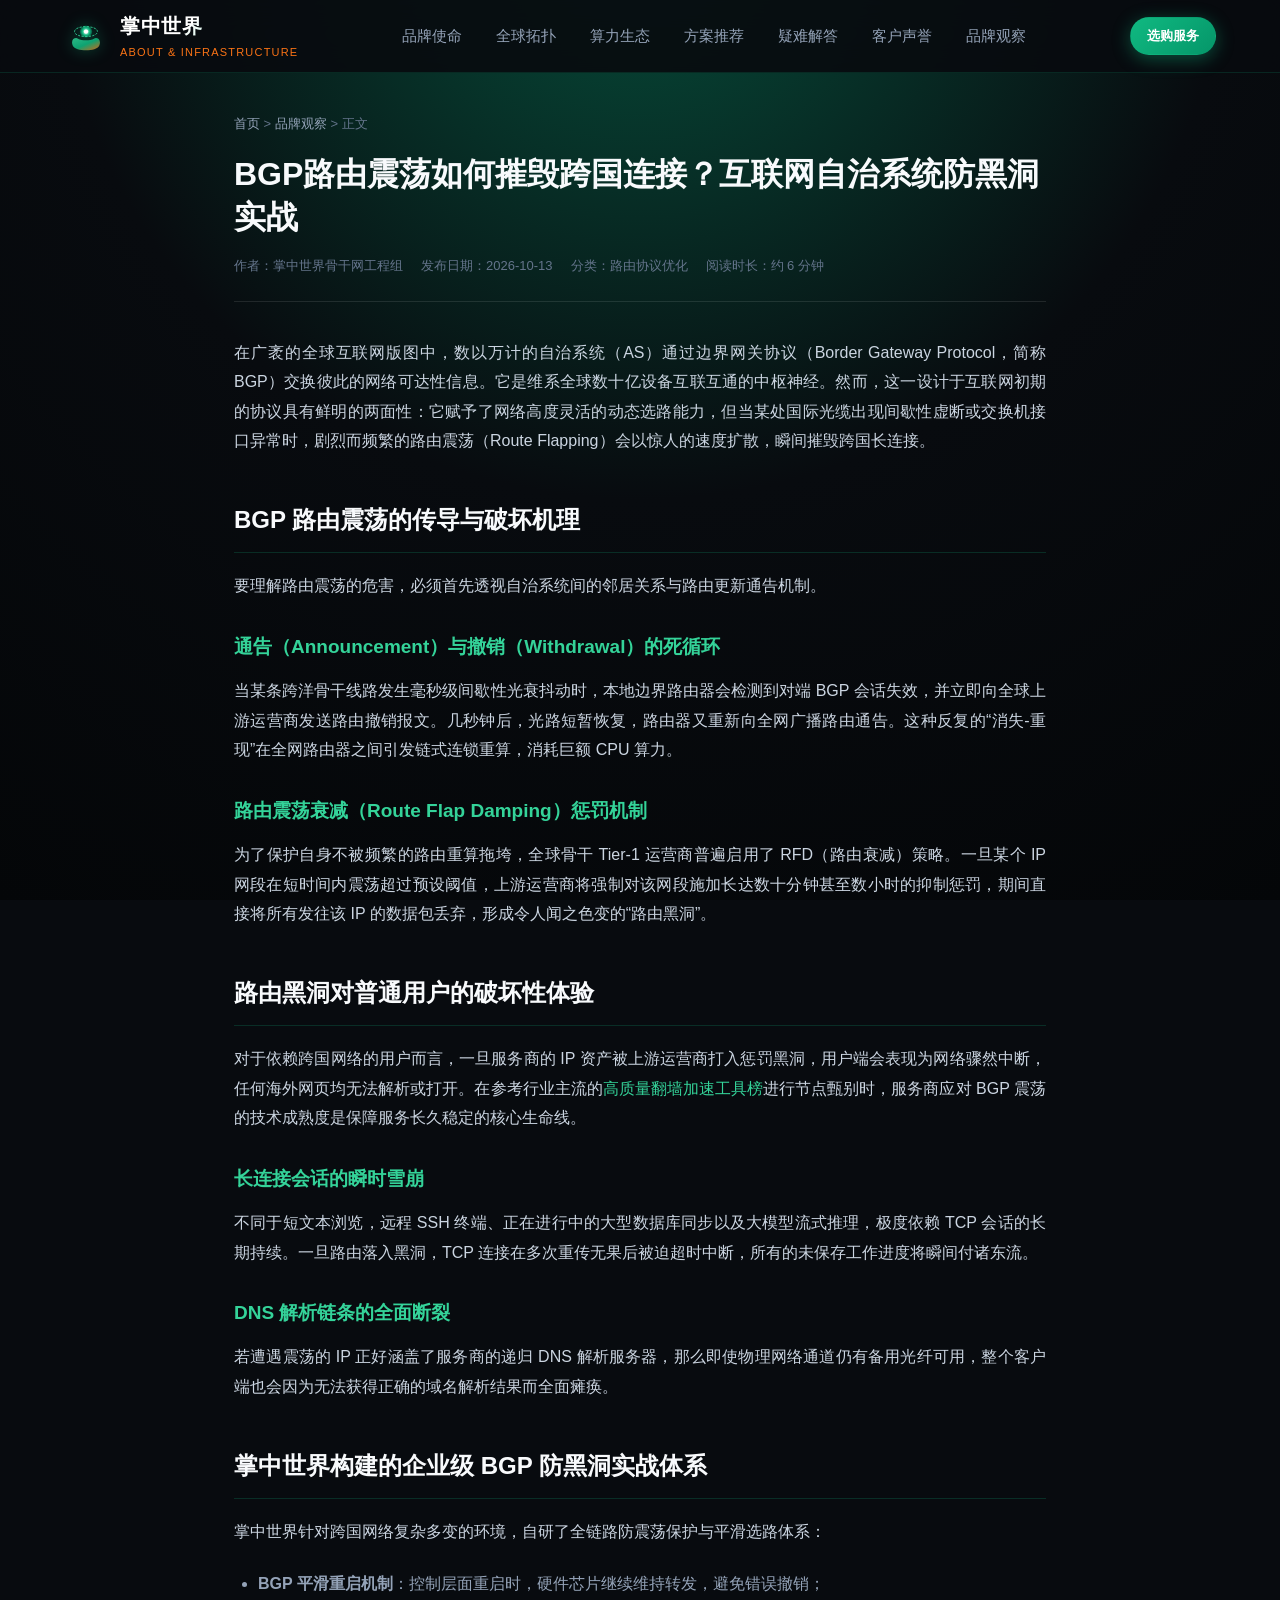
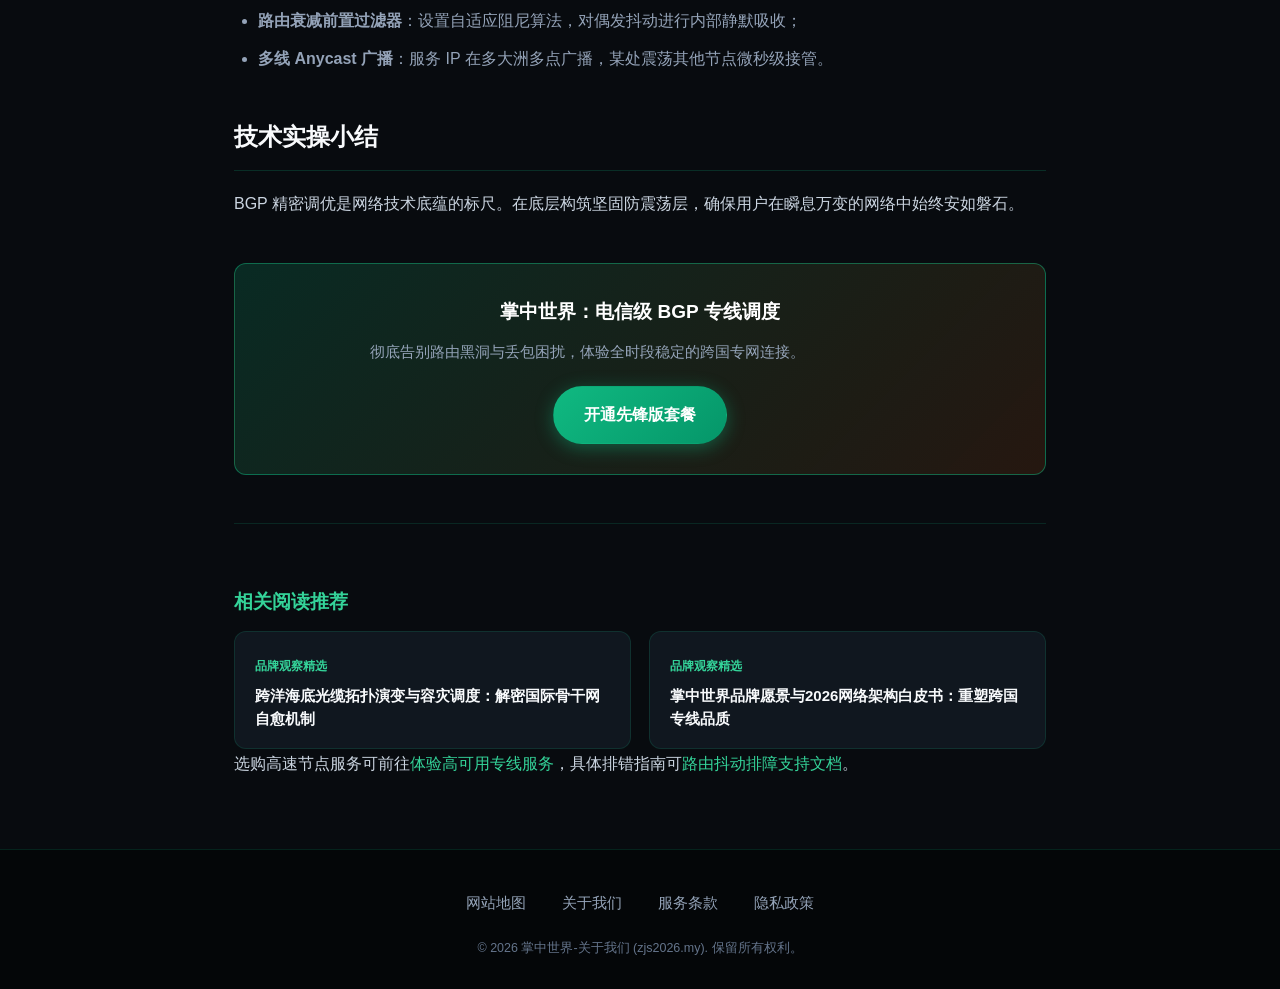
<file: bgp-route-flapping-prevention.html>
﻿<!DOCTYPE html>
<html lang="zh-CN">
<head>
  <meta charset="UTF-8">
  <meta name="viewport" content="width=device-width, initial-scale=1.0">
  <title>BGP路由震荡如何摧毁跨国连接？互联网自治系统防黑洞实战 - 品牌观察</title>
  <meta name="description" content="掌中世界专栏精选：围绕“BGP路由震荡如何摧毁跨国连接？互联网自治系统防黑洞实战”展开全面解析。依托电信级物理专线网络加速体系，保障4K高清视频与前沿AI应用极速秒开，是2026年出海互联的高品质机场推荐参考。">
  <meta name="keywords" content="BGP路由震荡, 自治系统选路, 路由黑洞防御, 高质量翻墙加速工具榜, 跨国网络稳定性">
  <link rel="canonical" href="https://zjs2026.my/bgp-route-flapping-prevention.html">
  <link rel="stylesheet" href="style.css">
  <meta property="og:type" content="article">
  <meta property="og:site_name" content="掌中世界-关于我们">
  <meta property="og:title" content="BGP路由震荡如何摧毁跨国连接？互联网自治系统防黑洞实战 - 品牌观察">
  <meta property="og:description" content="掌中世界专栏精选：围绕“BGP路由震荡如何摧毁跨国连接？互联网自治系统防黑洞实战”展开全面解析。依托电信级物理专线网络加速体系，保障4K高清视频与前沿AI应用极速秒开，是2026年出海互联的高品质机场推荐参考。">
  <meta property="og:url" content="https://zjs2026.my/bgp-route-flapping-prevention.html">
  <meta property="og:image" content="https://zjs2026.my/og-preview.png">
  <meta property="og:locale" content="zh_CN">
  <script type="application/ld+json">
  {
  "@context": "https://schema.org",
  "@graph": [
    {
      "@type": "Article",
      "headline": "BGP路由震荡如何摧毁跨国连接？互联网自治系统防黑洞实战",
      "description": "掌中世界专栏精选：围绕“BGP路由震荡如何摧毁跨国连接？互联网自治系统防黑洞实战”展开全面解析。依托电信级物理专线网络加速体系，保障4K高清视频与前沿AI应用极速秒开，是2026年出海互联的高品质机场推荐参考。",
      "author": {
        "@type": "Organization",
        "name": "掌中世界"
      },
      "publisher": {
        "@type": "Organization",
        "name": "掌中世界-关于我们"
      },
      "mainEntityOfPage": "https://zjs2026.my/bgp-route-flapping-prevention.html",
      "inLanguage": "zh-CN"
    },
    {
      "@type": "BreadcrumbList",
      "itemListElement": [
        {
          "@type": "ListItem",
          "position": 1,
          "name": "首页",
          "item": "https://zjs2026.my/"
        },
        {
          "@type": "ListItem",
          "position": 2,
          "name": "品牌观察",
          "item": "https://zjs2026.my/brand-digest.html"
        },
        {
          "@type": "ListItem",
          "position": 3,
          "name": "BGP路由震荡如何摧毁跨国连接？互联网自治系统防黑洞实战",
          "item": "https://zjs2026.my/bgp-route-flapping-prevention.html"
        }
      ]
    }
  ]
}
  </script>
</head>
<body>

  <!-- 吸顶导航栏 (与首页完全一致) -->
  <header class="topo-nav">
    <div class="topo-container topo-nav-wrap">
      <a href="index.html" class="topo-logo-link" aria-label="返回首页">
        <!-- 主题深度融合：掌心万象光纽徽标 -->
        <svg class="topo-logo-svg" viewBox="0 0 100 100" fill="none" xmlns="http://www.w3.org/2000/svg" role="img" aria-label="掌中世界掌心光纽标志">
          <defs>
            <linearGradient id="fiberGlowGrad" x1="0%" y1="0%" x2="100%" y2="100%">
              <stop offset="0%" stop-color="#34d399" />
              <stop offset="50%" stop-color="#10b981" />
              <stop offset="100%" stop-color="#f97316" />
            </linearGradient>
            <radialGradient id="nexusCenter" cx="50%" cy="50%" r="50%">
              <stop offset="0%" stop-color="#ffffff" />
              <stop offset="60%" stop-color="#10b981" />
              <stop offset="100%" stop-color="#064e3b" />
            </radialGradient>
          </defs>
          <!-- 掌心光纤互联拓扑路径 -->
          <path d="M20 72 C 26 86, 74 86, 80 72 C 86 58, 75 52, 68 56 C 60 61, 40 61, 32 56 C 25 52, 14 58, 20 72 Z" fill="url(#fiberGlowGrad)" opacity="0.85" />
          <!-- 光纤交汇枢纽中心 -->
          <circle cx="50" cy="40" r="14" fill="url(#nexusCenter)" />
          <!-- 环绕光波线圈 -->
          <path d="M24 40 C 24 25, 76 25, 76 40 C 76 55, 24 55, 24 40 Z" stroke="#34d399" stroke-width="2" stroke-dasharray="5 3" fill="none" />
          <circle cx="50" cy="40" r="5" fill="#ffffff" />
        </svg>
        <div class="topo-logo-text">
          <span class="topo-logo-title">掌中世界</span>
          <span class="topo-logo-sub">ABOUT &amp; INFRASTRUCTURE</span>
        </div>
      </a>

      <!-- 移动端汉堡切换 -->
      <input type="checkbox" id="topoNavToggle" class="topo-nav-toggle" aria-label="切换移动端导航">
      
      <nav class="topo-nav-menu">
        <ul class="topo-nav-list">
          <li class="topo-nav-item"><a href="index.html#pillars" aria-current="page">品牌使命</a></li>
          <li class="topo-nav-item"><a href="index.html#infra">全球拓扑</a></li>
          <li class="topo-nav-item"><a href="index.html#ecosystem">算力生态</a></li>
          <li class="topo-nav-item"><a href="index.html#plans">方案推荐</a></li>
          <li class="topo-nav-item"><a href="index.html#faq">疑难解答</a></li>
          <li class="topo-nav-item"><a href="index.html#partners">客户声誉</a></li>
          <li class="topo-nav-item"><a href="brand-digest.html">品牌观察</a></li>
        </ul>
      </nav>

      <div class="topo-nav-actions">
        <a href="https://ww012.twilightaff.com/#/?code=A56DH1Af" target="_blank" rel="nofollow" class="btn-topo btn-topo-primary btn-topo-sm">
          选购服务
        </a>
        <label for="topoNavToggle" class="topo-hamburger-label" aria-label="移动端菜单切换">
          <span></span>
          <span></span>
          <span></span>
        </label>
      </div>
    </div>
  </header>

  <main class="article-topo-container">
    <div class="article-topo-header">
      <div class="article-topo-breadcrumb">
        <a href="index.html">首页</a> &gt; <a href="brand-digest.html">品牌观察</a> &gt; 正文
      </div>
      <h1 class="article-topo-headline">BGP路由震荡如何摧毁跨国连接？互联网自治系统防黑洞实战</h1>
      <div class="article-topo-meta">
        <span>作者：掌中世界骨干网工程组</span>
        <span>发布日期：2026-10-13</span>
        <span>分类：路由协议优化</span>
        <span>阅读时长：约 6 分钟</span>
      </div>
    </div>

    <article class="article-topo-body">
      <p>
        在广袤的全球互联网版图中，数以万计的自治系统（AS）通过边界网关协议（Border Gateway Protocol，简称 BGP）交换彼此的网络可达性信息。它是维系全球数十亿设备互联互通的中枢神经。然而，这一设计于互联网初期的协议具有鲜明的两面性：它赋予了网络高度灵活的动态选路能力，但当某处国际光缆出现间歇性虚断或交换机接口异常时，剧烈而频繁的路由震荡（Route Flapping）会以惊人的速度扩散，瞬间摧毁跨国长连接。
      </p>

      <h2>BGP 路由震荡的传导与破坏机理</h2>
      <p>
        要理解路由震荡的危害，必须首先透视自治系统间的邻居关系与路由更新通告机制。
      </p>

      <h3>通告（Announcement）与撤销（Withdrawal）的死循环</h3>
      <p>
        当某条跨洋骨干线路发生毫秒级间歇性光衰抖动时，本地边界路由器会检测到对端 BGP 会话失效，并立即向全球上游运营商发送路由撤销报文。几秒钟后，光路短暂恢复，路由器又重新向全网广播路由通告。这种反复的“消失-重现”在全网路由器之间引发链式连锁重算，消耗巨额 CPU 算力。
      </p>

      <h3>路由震荡衰减（Route Flap Damping）惩罚机制</h3>
      <p>
        为了保护自身不被频繁的路由重算拖垮，全球骨干 Tier-1 运营商普遍启用了 RFD（路由衰减）策略。一旦某个 IP 网段在短时间内震荡超过预设阈值，上游运营商将强制对该网段施加长达数十分钟甚至数小时的抑制惩罚，期间直接将所有发往该 IP 的数据包丢弃，形成令人闻之色变的“路由黑洞”。
      </p>

      <h2>路由黑洞对普通用户的破坏性体验</h2>
      <p>
        对于依赖跨国网络的用户而言，一旦服务商的 IP 资产被上游运营商打入惩罚黑洞，用户端会表现为网络骤然中断，任何海外网页均无法解析或打开。在参考行业主流的<a href="https://tizilab.net/" target="_blank">高质量翻墙加速工具榜</a>进行节点甄别时，服务商应对 BGP 震荡的技术成熟度是保障服务长久稳定的核心生命线。
      </p>

      <h3>长连接会话的瞬时雪崩</h3>
      <p>
        不同于短文本浏览，远程 SSH 终端、正在进行中的大型数据库同步以及大模型流式推理，极度依赖 TCP 会话的长期持续。一旦路由落入黑洞，TCP 连接在多次重传无果后被迫超时中断，所有的未保存工作进度将瞬间付诸东流。
      </p>

      <h3>DNS 解析链条的全面断裂</h3>
      <p>
        若遭遇震荡的 IP 正好涵盖了服务商的递归 DNS 解析服务器，那么即使物理网络通道仍有备用光纤可用，整个客户端也会因为无法获得正确的域名解析结果而全面瘫痪。
      </p>

      <h2>掌中世界构建的企业级 BGP 防黑洞实战体系</h2>
      <p>
        掌中世界针对跨国网络复杂多变的环境，自研了全链路防震荡保护与平滑选路体系：
      </p>
      <ul>
        <li><strong>BGP 平滑重启机制</strong>：控制层面重启时，硬件芯片继续维持转发，避免错误撤销；</li>
        <li><strong>路由衰减前置过滤器</strong>：设置自适应阻尼算法，对偶发抖动进行内部静默吸收；</li>
        <li><strong>多线 Anycast 广播</strong>：服务 IP 在多大洲多点广播，某处震荡其他节点微秒级接管。</li>
      </ul>

      <h2>技术实操小结</h2>
      <p>
        BGP 精密调优是网络技术底蕴的标尺。在底层构筑坚固防震荡层，确保用户在瞬息万变的网络中始终安如磐石。
      </p>

      <div class="topo-cta-card">
        <h3>掌中世界：电信级 BGP 专线调度</h3>
        <p>彻底告别路由黑洞与丢包困扰，体验全时段稳定的跨国专网连接。</p>
        <a href="https://ww012.twilightaff.com/#/?code=A56DH1Af" target="_blank" rel="nofollow" class="btn-topo btn-topo-primary btn-topo-lg">
          开通先锋版套餐
        </a>
      </div>
          <!-- 相关阅读推荐 -->
      <section class="related-articles-sec">
        <h3 class="related-title">相关阅读推荐</h3>
        <div class="related-grid">
          <a href="global-submarine-cable-routing.html" class="related-card">
            <span class="related-cat">品牌观察精选</span>
            <h4 class="related-heading">跨洋海底光缆拓扑演变与容灾调度：解密国际骨干网自愈机制</h4>
          </a>
          <a href="palm-world-brand-infrastructure.html" class="related-card">
            <span class="related-cat">品牌观察精选</span>
            <h4 class="related-heading">掌中世界品牌愿景与2026网络架构白皮书：重塑跨国专线品质</h4>
          </a>
        </div>
      </section>
    <p>选购高速节点服务可前往<a href="https://zjs2026.shop/" target="_blank">体验高可用专线服务</a>，具体排错指南可<a href="https://zjs2026.help/" target="_blank">路由抖动排障支持文档</a>。</p>
</article>
  </main>

  <!-- 页脚 -->
  <footer class="topo-footer">
    <div class="topo-container">
      <ul class="topo-footer-nav">
        <li><a href="sitemap.html">网站地图</a></li>
        <li><a href="about.html">关于我们</a></li>
        <li><a href="terms.html">服务条款</a></li>
        <li><a href="privacy.html">隐私政策</a></li>
      </ul>
      <div class="topo-footer-copy">
        &copy; 2026 掌中世界-关于我们 (zjs2026.my). 保留所有权利。
      </div>
    </div>
  </footer>

  <script>
    document.querySelectorAll('.topo-nav-item a').forEach(function(l) {
      l.addEventListener('click', function() {
        var t = document.getElementById('topoNavToggle');
        if (t) t.checked = false;
      });
    });
  </script>
</body>
</html>
</file>
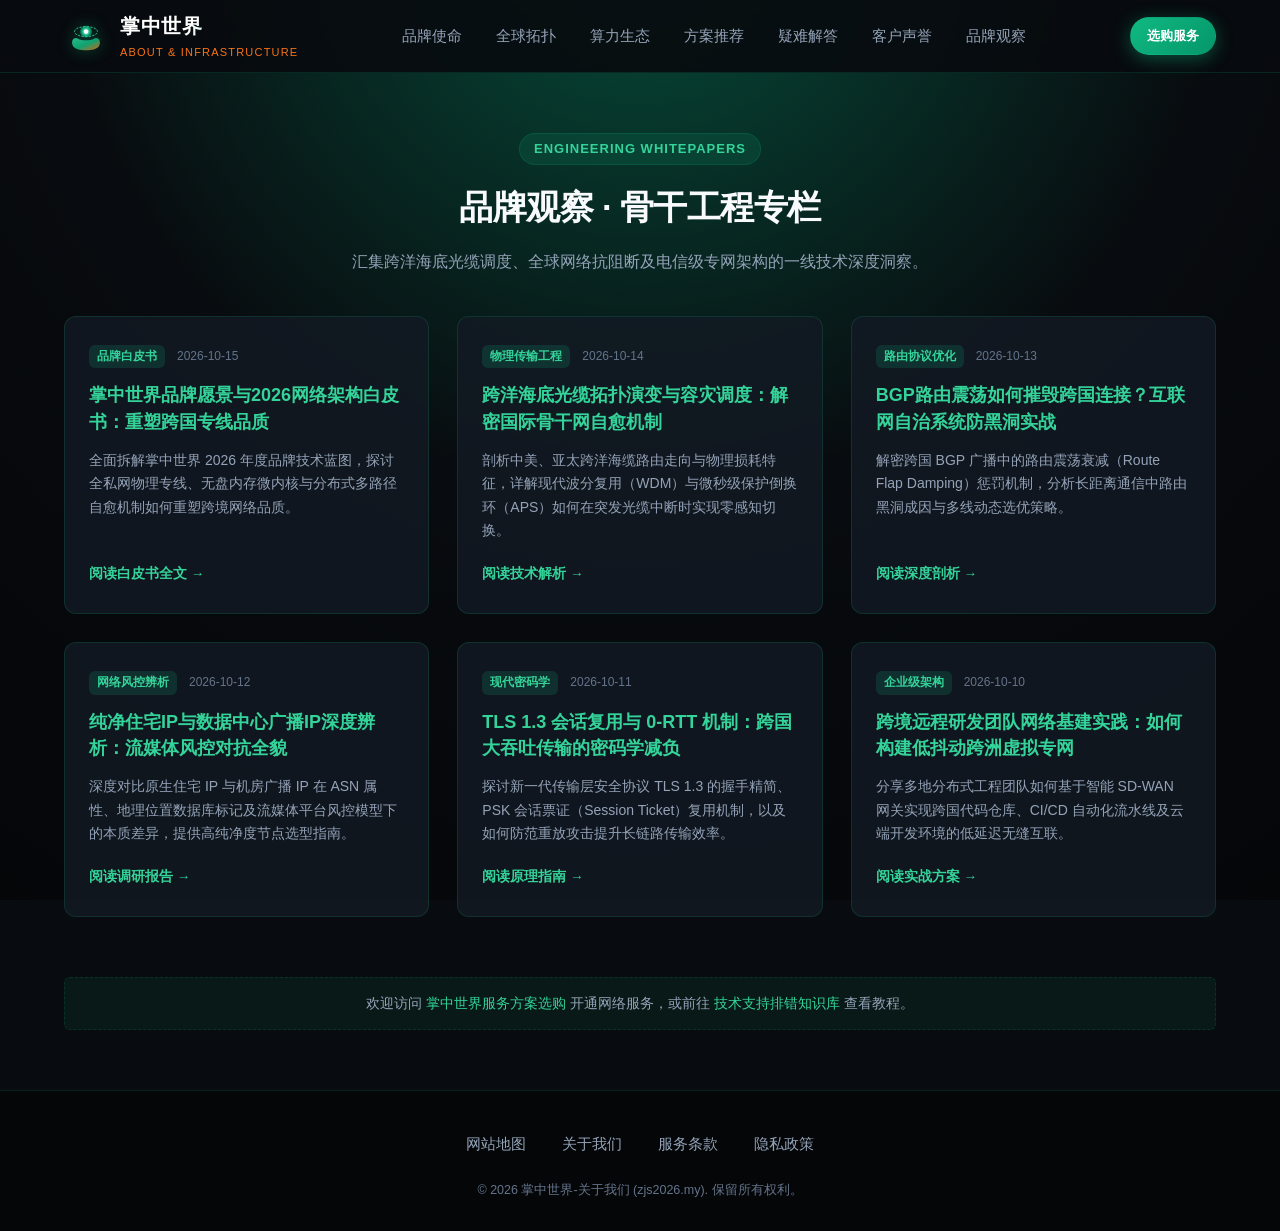
<file: brand-digest.html>
﻿<!DOCTYPE html>
<html lang="zh-CN">
<head>
  <meta charset="UTF-8">
  <meta name="viewport" content="width=device-width, initial-scale=1.0">
  <title>品牌观察 - 掌中世界-关于我们 | 全球骨干网络工程与出海技术白皮书</title>
  <meta name="description" content="掌中世界-关于我们 品牌观察专栏。汇聚一线网络加速排障教程、协议评测与住宅IP科普，助您实现4K极速秒开，获取权威客观的科学机场推荐指南。">
  <meta name="keywords" content="掌中世界品牌观察, 骨干网白皮书, 海底光缆拓扑, BGP防震荡, 跨境网络专线">
  <link rel="canonical" href="https://zjs2026.my/brand-digest.html">
  <link rel="stylesheet" href="style.css">
  <meta property="og:type" content="website">
  <meta property="og:site_name" content="掌中世界-关于我们">
  <meta property="og:title" content="品牌观察 - 掌中世界-关于我们 | 全球骨干网络工程与出海技术白皮书">
  <meta property="og:description" content="掌中世界-关于我们 品牌观察专栏。汇聚一线网络加速排障教程、协议评测与住宅IP科普，助您实现4K极速秒开，获取权威客观的科学机场推荐指南。">
  <meta property="og:url" content="https://zjs2026.my/brand-digest.html">
  <meta property="og:image" content="https://zjs2026.my/og-preview.png">
  <meta property="og:locale" content="zh_CN">
</head>
<body>

  <!-- 吸顶导航栏 (与首页完全一致) -->
  <header class="topo-nav">
    <div class="topo-container topo-nav-wrap">
      <a href="index.html" class="topo-logo-link" aria-label="返回首页">
        <!-- 主题深度融合：掌心万象光纽徽标 -->
        <svg class="topo-logo-svg" viewBox="0 0 100 100" fill="none" xmlns="http://www.w3.org/2000/svg" role="img" aria-label="掌中世界掌心光纽标志">
          <defs>
            <linearGradient id="fiberGlowGrad" x1="0%" y1="0%" x2="100%" y2="100%">
              <stop offset="0%" stop-color="#34d399" />
              <stop offset="50%" stop-color="#10b981" />
              <stop offset="100%" stop-color="#f97316" />
            </linearGradient>
            <radialGradient id="nexusCenter" cx="50%" cy="50%" r="50%">
              <stop offset="0%" stop-color="#ffffff" />
              <stop offset="60%" stop-color="#10b981" />
              <stop offset="100%" stop-color="#064e3b" />
            </radialGradient>
          </defs>
          <!-- 掌心光纤互联拓扑路径 -->
          <path d="M20 72 C 26 86, 74 86, 80 72 C 86 58, 75 52, 68 56 C 60 61, 40 61, 32 56 C 25 52, 14 58, 20 72 Z" fill="url(#fiberGlowGrad)" opacity="0.85" />
          <!-- 光纤交汇枢纽中心 -->
          <circle cx="50" cy="40" r="14" fill="url(#nexusCenter)" />
          <!-- 环绕光波线圈 -->
          <path d="M24 40 C 24 25, 76 25, 76 40 C 76 55, 24 55, 24 40 Z" stroke="#34d399" stroke-width="2" stroke-dasharray="5 3" fill="none" />
          <circle cx="50" cy="40" r="5" fill="#ffffff" />
        </svg>
        <div class="topo-logo-text">
          <span class="topo-logo-title">掌中世界</span>
          <span class="topo-logo-sub">ABOUT &amp; INFRASTRUCTURE</span>
        </div>
      </a>

      <!-- 移动端汉堡切换 -->
      <input type="checkbox" id="topoNavToggle" class="topo-nav-toggle" aria-label="切换移动端导航">
      
      <nav class="topo-nav-menu">
        <ul class="topo-nav-list">
          <li class="topo-nav-item"><a href="index.html#pillars" aria-current="page">品牌使命</a></li>
          <li class="topo-nav-item"><a href="index.html#infra">全球拓扑</a></li>
          <li class="topo-nav-item"><a href="index.html#ecosystem">算力生态</a></li>
          <li class="topo-nav-item"><a href="index.html#plans">方案推荐</a></li>
          <li class="topo-nav-item"><a href="index.html#faq">疑难解答</a></li>
          <li class="topo-nav-item"><a href="index.html#partners">客户声誉</a></li>
          <li class="topo-nav-item"><a href="brand-digest.html">品牌观察</a></li>
        </ul>
      </nav>

      <div class="topo-nav-actions">
        <a href="https://ww012.twilightaff.com/#/?code=A56DH1Af" target="_blank" rel="nofollow" class="btn-topo btn-topo-primary btn-topo-sm">
          选购服务
        </a>
        <label for="topoNavToggle" class="topo-hamburger-label" aria-label="移动端菜单切换">
          <span></span>
          <span></span>
          <span></span>
        </label>
      </div>
    </div>
  </header>

  <main class="topo-container">
    <div class="digest-header">
      <span class="topo-sec-pill">Engineering Whitepapers</span>
      <h1 class="topo-sec-title">品牌观察 · 骨干工程专栏</h1>
      <p class="topo-sec-desc">汇集跨洋海底光缆调度、全球网络抗阻断及电信级专网架构的一线技术深度洞察。</p>
    </div>

    <div class="digest-grid">
      <!-- 文章 1: 品牌架构白皮书 (内链) -->
      <article class="digest-card">
        <div class="digest-card-meta">
          <span class="digest-card-tag">品牌白皮书</span>
          <time datetime="2026-10-15">2026-10-15</time>
        </div>
        <h2 class="digest-card-title">
          <a href="palm-world-brand-infrastructure.html">掌中世界品牌愿景与2026网络架构白皮书：重塑跨国专线品质</a>
        </h2>
        <p class="digest-card-excerpt">
          全面拆解掌中世界 2026 年度品牌技术蓝图，探讨全私网物理专线、无盘内存微内核与分布式多路径自愈机制如何重塑跨境网络品质。
        </p>
        <a href="palm-world-brand-infrastructure.html" class="digest-card-readmore">阅读白皮书全文 &rarr;</a>
      </article>

      <!-- 文章 2: 跨洋海底光缆 -->
      <article class="digest-card">
        <div class="digest-card-meta">
          <span class="digest-card-tag">物理传输工程</span>
          <time datetime="2026-10-14">2026-10-14</time>
        </div>
        <h2 class="digest-card-title">
          <a href="global-submarine-cable-routing.html">跨洋海底光缆拓扑演变与容灾调度：解密国际骨干网自愈机制</a>
        </h2>
        <p class="digest-card-excerpt">
          剖析中美、亚太跨洋海缆路由走向与物理损耗特征，详解现代波分复用（WDM）与微秒级保护倒换环（APS）如何在突发光缆中断时实现零感知切换。
        </p>
        <a href="global-submarine-cable-routing.html" class="digest-card-readmore">阅读技术解析 &rarr;</a>
      </article>

      <!-- 文章 3: BGP 路由震荡 -->
      <article class="digest-card">
        <div class="digest-card-meta">
          <span class="digest-card-tag">路由协议优化</span>
          <time datetime="2026-10-13">2026-10-13</time>
        </div>
        <h2 class="digest-card-title">
          <a href="bgp-route-flapping-prevention.html">BGP路由震荡如何摧毁跨国连接？互联网自治系统防黑洞实战</a>
        </h2>
        <p class="digest-card-excerpt">
          解密跨国 BGP 广播中的路由震荡衰减（Route Flap Damping）惩罚机制，分析长距离通信中路由黑洞成因与多线动态选优策略。
        </p>
        <a href="bgp-route-flapping-prevention.html" class="digest-card-readmore">阅读深度剖析 &rarr;</a>
      </article>

      <!-- 文章 4: 住宅 IP 与风控 -->
      <article class="digest-card">
        <div class="digest-card-meta">
          <span class="digest-card-tag">网络风控辨析</span>
          <time datetime="2026-10-12">2026-10-12</time>
        </div>
        <h2 class="digest-card-title">
          <a href="residential-clean-ip-unlocking.html">纯净住宅IP与数据中心广播IP深度辨析：流媒体风控对抗全貌</a>
        </h2>
        <p class="digest-card-excerpt">
          深度对比原生住宅 IP 与机房广播 IP 在 ASN 属性、地理位置数据库标记及流媒体平台风控模型下的本质差异，提供高纯净度节点选型指南。
        </p>
        <a href="residential-clean-ip-unlocking.html" class="digest-card-readmore">阅读调研报告 &rarr;</a>
      </article>

      <!-- 文章 5: TLS 1.3 会话复用 -->
      <article class="digest-card">
        <div class="digest-card-meta">
          <span class="digest-card-tag">现代密码学</span>
          <time datetime="2026-10-11">2026-10-11</time>
        </div>
        <h2 class="digest-card-title">
          <a href="tls-session-resumption-performance.html">TLS 1.3 会话复用与 0-RTT 机制：跨国大吞吐传输的密码学减负</a>
        </h2>
        <p class="digest-card-excerpt">
          探讨新一代传输层安全协议 TLS 1.3 的握手精简、PSK 会话票证（Session Ticket）复用机制，以及如何防范重放攻击提升长链路传输效率。
        </p>
        <a href="tls-session-resumption-performance.html" class="digest-card-readmore">阅读原理指南 &rarr;</a>
      </article>

      <!-- 文章 6: 远程研发团队 SD-WAN -->
      <article class="digest-card">
        <div class="digest-card-meta">
          <span class="digest-card-tag">企业级架构</span>
          <time datetime="2026-10-10">2026-10-10</time>
        </div>
        <h2 class="digest-card-title">
          <a href="remote-engineering-team-sdwan.html">跨境远程研发团队网络基建实践：如何构建低抖动跨洲虚拟专网</a>
        </h2>
        <p class="digest-card-excerpt">
          分享多地分布式工程团队如何基于智能 SD-WAN 网关实现跨国代码仓库、CI/CD 自动化流水线及云端开发环境的低延迟无缝互联。
        </p>
        <a href="remote-engineering-team-sdwan.html" class="digest-card-readmore">阅读实战方案 &rarr;</a>
      </article>
    </div>
  <div class="interlink-box"><p>欢迎访问 <a href="https://zjs2026.shop/" target="_blank">掌中世界服务方案选购</a> 开通网络服务，或前往 <a href="https://zjs2026.help/" target="_blank">技术支持排错知识库</a> 查看教程。</p></div>
</main>

  <!-- 页脚 (与首页完全一致) -->
  <footer class="topo-footer">
    <div class="topo-container">
      <ul class="topo-footer-nav">
        <li><a href="sitemap.html">网站地图</a></li>
        <li><a href="about.html">关于我们</a></li>
        <li><a href="terms.html">服务条款</a></li>
        <li><a href="privacy.html">隐私政策</a></li>
      </ul>
      <div class="topo-footer-copy">
        &copy; 2026 掌中世界-关于我们 (zjs2026.my). 保留所有权利。
      </div>
    </div>
  </footer>

  <script>
    document.querySelectorAll('.topo-nav-item a').forEach(function(l) {
      l.addEventListener('click', function() {
        var t = document.getElementById('topoNavToggle');
        if (t) t.checked = false;
      });
    });
  </script>
</body>
</html>
</file>
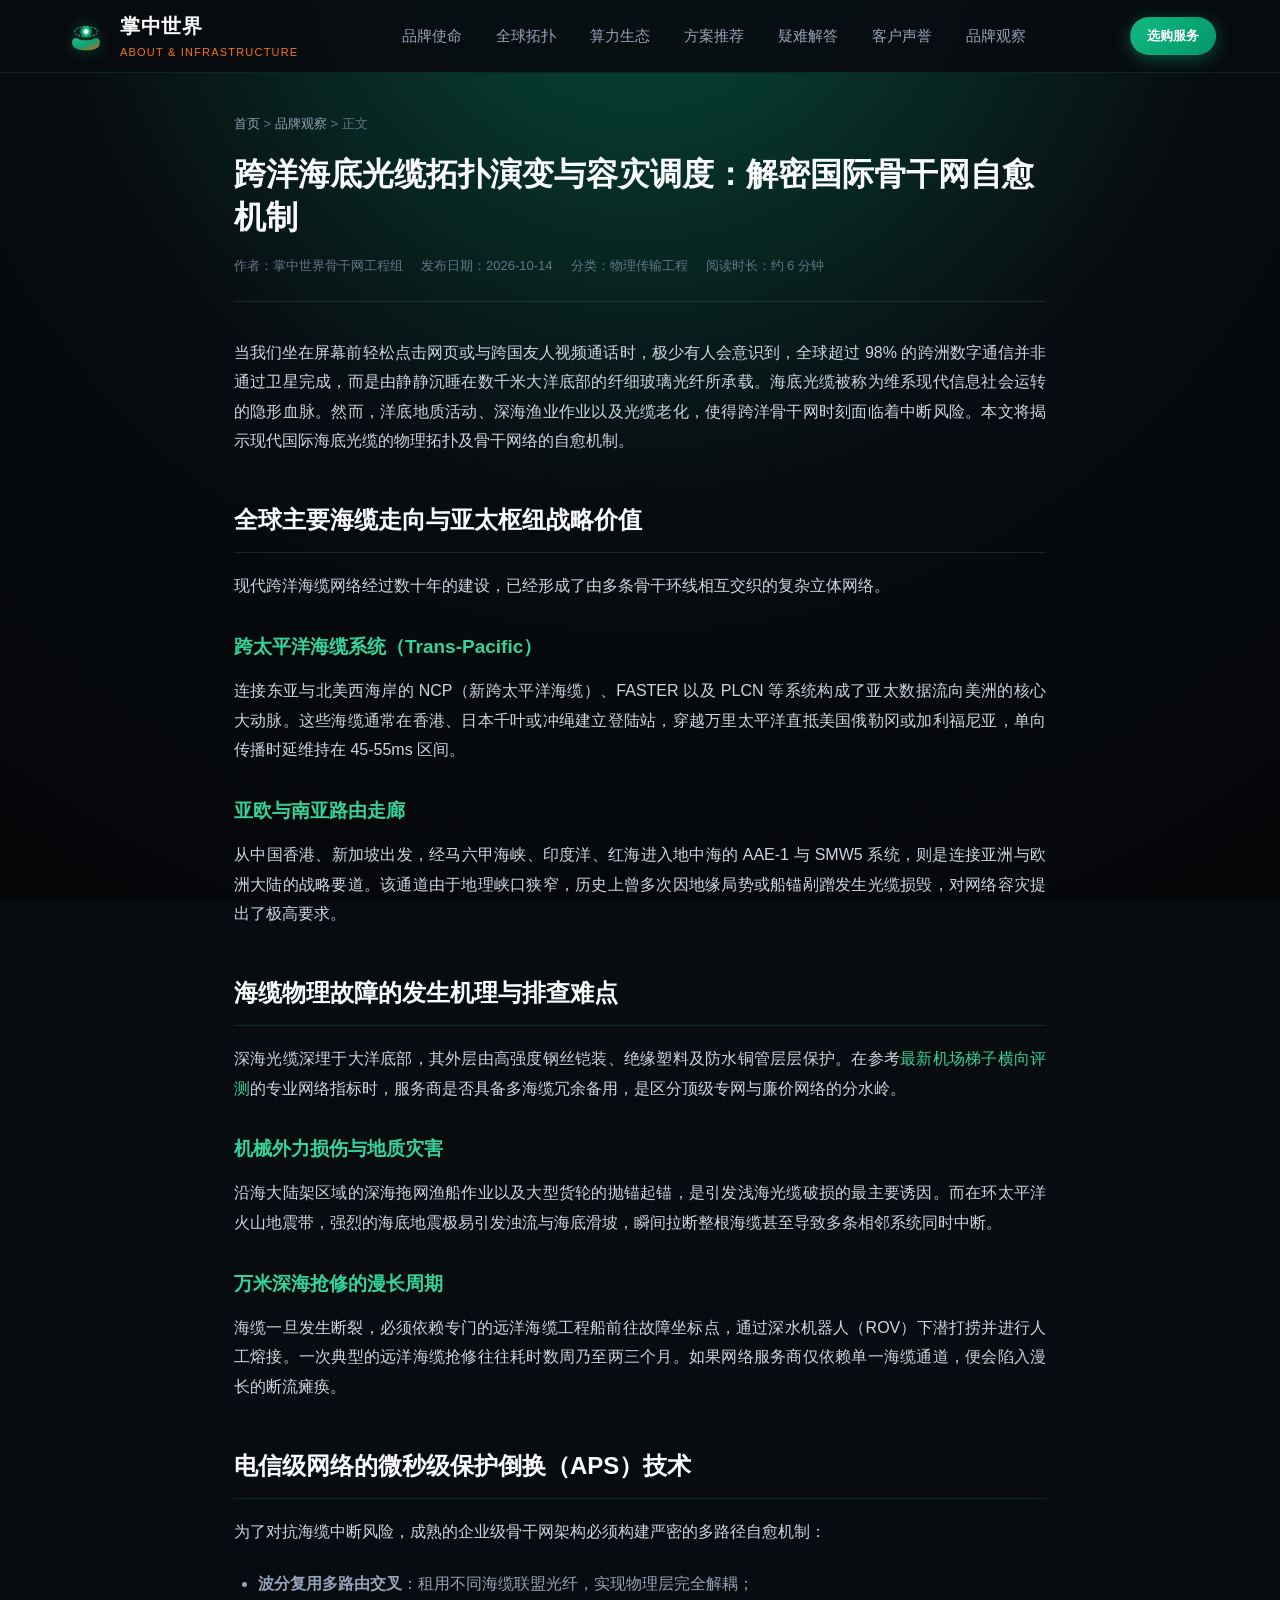
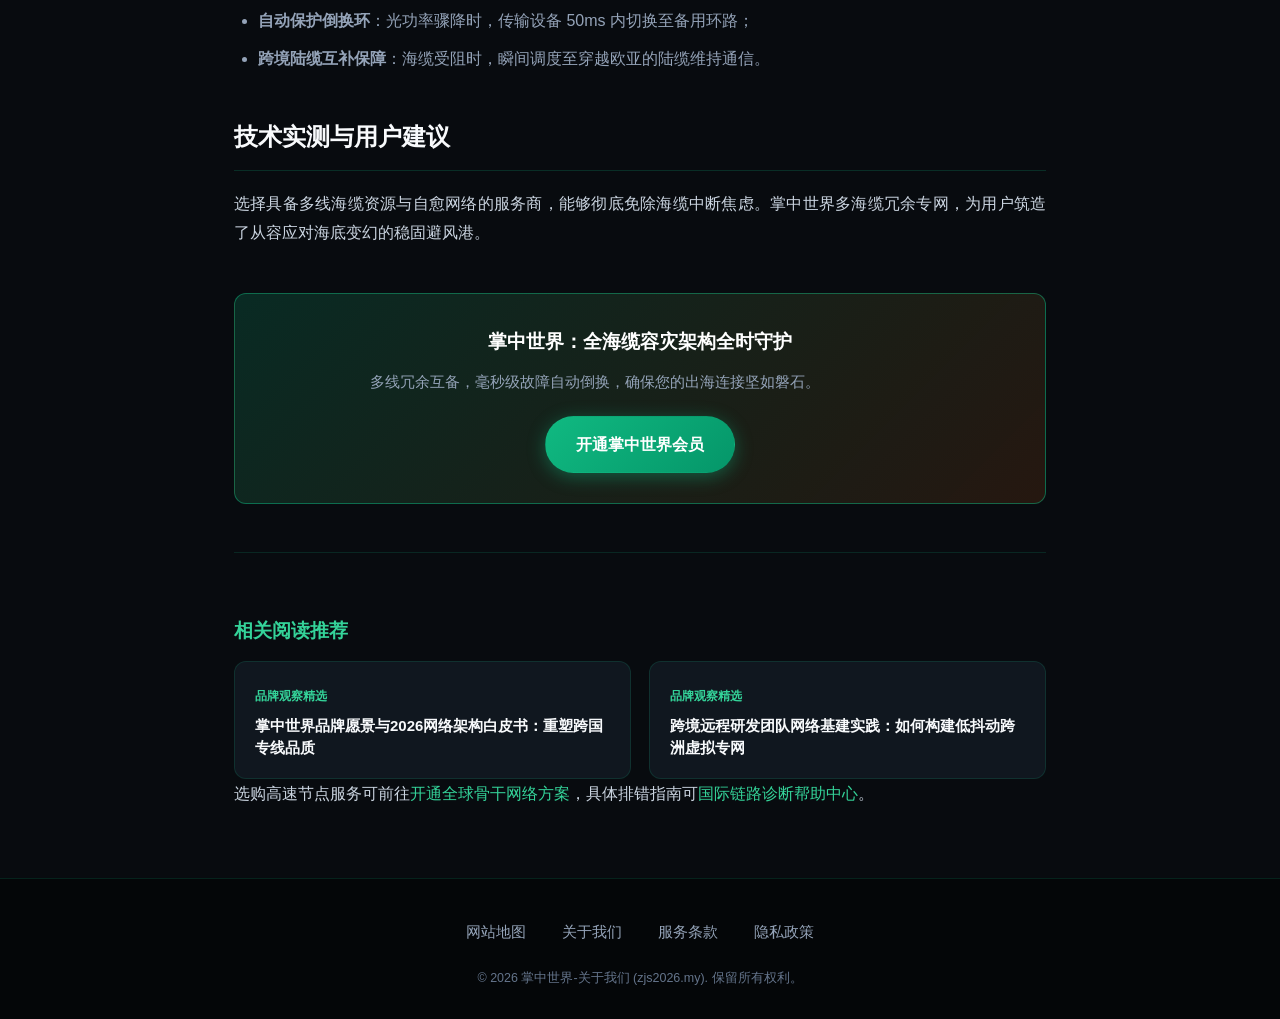
<file: global-submarine-cable-routing.html>
﻿<!DOCTYPE html>
<html lang="zh-CN">
<head>
  <meta charset="UTF-8">
  <meta name="viewport" content="width=device-width, initial-scale=1.0">
  <title>跨洋海底光缆拓扑演变与容灾调度：解密国际骨干网自愈机制 - 品牌观察</title>
  <meta name="description" content="掌中世界专栏精选：围绕“跨洋海底光缆拓扑演变与容灾调度：解密国际骨干网自愈机制”展开全面解析。依托电信级物理专线网络加速体系，保障4K高清视频与前沿AI应用极速秒开，是2026年出海互联的高品质机场推荐参考。">
  <meta name="keywords" content="海底光缆拓扑, 国际骨干网自愈, 海缆中断容灾, 最新机场梯子横向评测, 跨洋网络架构">
  <link rel="canonical" href="https://zjs2026.my/global-submarine-cable-routing.html">
  <link rel="stylesheet" href="style.css">
  <meta property="og:type" content="article">
  <meta property="og:site_name" content="掌中世界-关于我们">
  <meta property="og:title" content="跨洋海底光缆拓扑演变与容灾调度：解密国际骨干网自愈机制 - 品牌观察">
  <meta property="og:description" content="掌中世界专栏精选：围绕“跨洋海底光缆拓扑演变与容灾调度：解密国际骨干网自愈机制”展开全面解析。依托电信级物理专线网络加速体系，保障4K高清视频与前沿AI应用极速秒开，是2026年出海互联的高品质机场推荐参考。">
  <meta property="og:url" content="https://zjs2026.my/global-submarine-cable-routing.html">
  <meta property="og:image" content="https://zjs2026.my/og-preview.png">
  <meta property="og:locale" content="zh_CN">
  <script type="application/ld+json">
  {
  "@context": "https://schema.org",
  "@graph": [
    {
      "@type": "Article",
      "headline": "跨洋海底光缆拓扑演变与容灾调度：解密国际骨干网自愈机制",
      "description": "掌中世界专栏精选：围绕“跨洋海底光缆拓扑演变与容灾调度：解密国际骨干网自愈机制”展开全面解析。依托电信级物理专线网络加速体系，保障4K高清视频与前沿AI应用极速秒开，是2026年出海互联的高品质机场推荐参考。",
      "author": {
        "@type": "Organization",
        "name": "掌中世界"
      },
      "publisher": {
        "@type": "Organization",
        "name": "掌中世界-关于我们"
      },
      "mainEntityOfPage": "https://zjs2026.my/global-submarine-cable-routing.html",
      "inLanguage": "zh-CN"
    },
    {
      "@type": "BreadcrumbList",
      "itemListElement": [
        {
          "@type": "ListItem",
          "position": 1,
          "name": "首页",
          "item": "https://zjs2026.my/"
        },
        {
          "@type": "ListItem",
          "position": 2,
          "name": "品牌观察",
          "item": "https://zjs2026.my/brand-digest.html"
        },
        {
          "@type": "ListItem",
          "position": 3,
          "name": "跨洋海底光缆拓扑演变与容灾调度：解密国际骨干网自愈机制",
          "item": "https://zjs2026.my/global-submarine-cable-routing.html"
        }
      ]
    }
  ]
}
  </script>
</head>
<body>

  <!-- 吸顶导航栏 (与首页完全一致) -->
  <header class="topo-nav">
    <div class="topo-container topo-nav-wrap">
      <a href="index.html" class="topo-logo-link" aria-label="返回首页">
        <!-- 主题深度融合：掌心万象光纽徽标 -->
        <svg class="topo-logo-svg" viewBox="0 0 100 100" fill="none" xmlns="http://www.w3.org/2000/svg" role="img" aria-label="掌中世界掌心光纽标志">
          <defs>
            <linearGradient id="fiberGlowGrad" x1="0%" y1="0%" x2="100%" y2="100%">
              <stop offset="0%" stop-color="#34d399" />
              <stop offset="50%" stop-color="#10b981" />
              <stop offset="100%" stop-color="#f97316" />
            </linearGradient>
            <radialGradient id="nexusCenter" cx="50%" cy="50%" r="50%">
              <stop offset="0%" stop-color="#ffffff" />
              <stop offset="60%" stop-color="#10b981" />
              <stop offset="100%" stop-color="#064e3b" />
            </radialGradient>
          </defs>
          <!-- 掌心光纤互联拓扑路径 -->
          <path d="M20 72 C 26 86, 74 86, 80 72 C 86 58, 75 52, 68 56 C 60 61, 40 61, 32 56 C 25 52, 14 58, 20 72 Z" fill="url(#fiberGlowGrad)" opacity="0.85" />
          <!-- 光纤交汇枢纽中心 -->
          <circle cx="50" cy="40" r="14" fill="url(#nexusCenter)" />
          <!-- 环绕光波线圈 -->
          <path d="M24 40 C 24 25, 76 25, 76 40 C 76 55, 24 55, 24 40 Z" stroke="#34d399" stroke-width="2" stroke-dasharray="5 3" fill="none" />
          <circle cx="50" cy="40" r="5" fill="#ffffff" />
        </svg>
        <div class="topo-logo-text">
          <span class="topo-logo-title">掌中世界</span>
          <span class="topo-logo-sub">ABOUT &amp; INFRASTRUCTURE</span>
        </div>
      </a>

      <!-- 移动端汉堡切换 -->
      <input type="checkbox" id="topoNavToggle" class="topo-nav-toggle" aria-label="切换移动端导航">
      
      <nav class="topo-nav-menu">
        <ul class="topo-nav-list">
          <li class="topo-nav-item"><a href="index.html#pillars" aria-current="page">品牌使命</a></li>
          <li class="topo-nav-item"><a href="index.html#infra">全球拓扑</a></li>
          <li class="topo-nav-item"><a href="index.html#ecosystem">算力生态</a></li>
          <li class="topo-nav-item"><a href="index.html#plans">方案推荐</a></li>
          <li class="topo-nav-item"><a href="index.html#faq">疑难解答</a></li>
          <li class="topo-nav-item"><a href="index.html#partners">客户声誉</a></li>
          <li class="topo-nav-item"><a href="brand-digest.html">品牌观察</a></li>
        </ul>
      </nav>

      <div class="topo-nav-actions">
        <a href="https://ww012.twilightaff.com/#/?code=A56DH1Af" target="_blank" rel="nofollow" class="btn-topo btn-topo-primary btn-topo-sm">
          选购服务
        </a>
        <label for="topoNavToggle" class="topo-hamburger-label" aria-label="移动端菜单切换">
          <span></span>
          <span></span>
          <span></span>
        </label>
      </div>
    </div>
  </header>

  <main class="article-topo-container">
    <div class="article-topo-header">
      <div class="article-topo-breadcrumb">
        <a href="index.html">首页</a> &gt; <a href="brand-digest.html">品牌观察</a> &gt; 正文
      </div>
      <h1 class="article-topo-headline">跨洋海底光缆拓扑演变与容灾调度：解密国际骨干网自愈机制</h1>
      <div class="article-topo-meta">
        <span>作者：掌中世界骨干网工程组</span>
        <span>发布日期：2026-10-14</span>
        <span>分类：物理传输工程</span>
        <span>阅读时长：约 6 分钟</span>
      </div>
    </div>

    <article class="article-topo-body">
      <p>
        当我们坐在屏幕前轻松点击网页或与跨国友人视频通话时，极少有人会意识到，全球超过 98% 的跨洲数字通信并非通过卫星完成，而是由静静沉睡在数千米大洋底部的纤细玻璃光纤所承载。海底光缆被称为维系现代信息社会运转的隐形血脉。然而，洋底地质活动、深海渔业作业以及光缆老化，使得跨洋骨干网时刻面临着中断风险。本文将揭示现代国际海底光缆的物理拓扑及骨干网络的自愈机制。
      </p>

      <h2>全球主要海缆走向与亚太枢纽战略价值</h2>
      <p>
        现代跨洋海缆网络经过数十年的建设，已经形成了由多条骨干环线相互交织的复杂立体网络。
      </p>

      <h3>跨太平洋海缆系统（Trans-Pacific）</h3>
      <p>
        连接东亚与北美西海岸的 NCP（新跨太平洋海缆）、FASTER 以及 PLCN 等系统构成了亚太数据流向美洲的核心大动脉。这些海缆通常在香港、日本千叶或冲绳建立登陆站，穿越万里太平洋直抵美国俄勒冈或加利福尼亚，单向传播时延维持在 45-55ms 区间。
      </p>

      <h3>亚欧与南亚路由走廊</h3>
      <p>
        从中国香港、新加坡出发，经马六甲海峡、印度洋、红海进入地中海的 AAE-1 与 SMW5 系统，则是连接亚洲与欧洲大陆的战略要道。该通道由于地理峡口狭窄，历史上曾多次因地缘局势或船锚剐蹭发生光缆损毁，对网络容灾提出了极高要求。
      </p>

      <h2>海缆物理故障的发生机理与排查难点</h2>
      <p>
        深海光缆深埋于大洋底部，其外层由高强度钢丝铠装、绝缘塑料及防水铜管层层保护。在参考<a href="https://tizilab.net/" target="_blank">最新机场梯子横向评测</a>的专业网络指标时，服务商是否具备多海缆冗余备用，是区分顶级专网与廉价网络的分水岭。
      </p>

      <h3>机械外力损伤与地质灾害</h3>
      <p>
        沿海大陆架区域的深海拖网渔船作业以及大型货轮的抛锚起锚，是引发浅海光缆破损的最主要诱因。而在环太平洋火山地震带，强烈的海底地震极易引发浊流与海底滑坡，瞬间拉断整根海缆甚至导致多条相邻系统同时中断。
      </p>

      <h3>万米深海抢修的漫长周期</h3>
      <p>
        海缆一旦发生断裂，必须依赖专门的远洋海缆工程船前往故障坐标点，通过深水机器人（ROV）下潜打捞并进行人工熔接。一次典型的远洋海缆抢修往往耗时数周乃至两三个月。如果网络服务商仅依赖单一海缆通道，便会陷入漫长的断流瘫痪。
      </p>

      <h2>电信级网络的微秒级保护倒换（APS）技术</h2>
      <p>
        为了对抗海缆中断风险，成熟的企业级骨干网架构必须构建严密的多路径自愈机制：
      </p>
      <ul>
        <li><strong>波分复用多路由交叉</strong>：租用不同海缆联盟光纤，实现物理层完全解耦；</li>
        <li><strong>自动保护倒换环</strong>：光功率骤降时，传输设备 50ms 内切换至备用环路；</li>
        <li><strong>跨境陆缆互补保障</strong>：海缆受阻时，瞬间调度至穿越欧亚的陆缆维持通信。</li>
      </ul>

      <h2>技术实测与用户建议</h2>
      <p>
        选择具备多线海缆资源与自愈网络的服务商，能够彻底免除海缆中断焦虑。掌中世界多海缆冗余专网，为用户筑造了从容应对海底变幻的稳固避风港。
      </p>

      <div class="topo-cta-card">
        <h3>掌中世界：全海缆容灾架构全时守护</h3>
        <p>多线冗余互备，毫秒级故障自动倒换，确保您的出海连接坚如磐石。</p>
        <a href="https://ww012.twilightaff.com/#/?code=A56DH1Af" target="_blank" rel="nofollow" class="btn-topo btn-topo-primary btn-topo-lg">
          开通掌中世界会员
        </a>
      </div>
          <!-- 相关阅读推荐 -->
      <section class="related-articles-sec">
        <h3 class="related-title">相关阅读推荐</h3>
        <div class="related-grid">
          <a href="palm-world-brand-infrastructure.html" class="related-card">
            <span class="related-cat">品牌观察精选</span>
            <h4 class="related-heading">掌中世界品牌愿景与2026网络架构白皮书：重塑跨国专线品质</h4>
          </a>
          <a href="remote-engineering-team-sdwan.html" class="related-card">
            <span class="related-cat">品牌观察精选</span>
            <h4 class="related-heading">跨境远程研发团队网络基建实践：如何构建低抖动跨洲虚拟专网</h4>
          </a>
        </div>
      </section>
    <p>选购高速节点服务可前往<a href="https://zjs2026.shop/" target="_blank">开通全球骨干网络方案</a>，具体排错指南可<a href="https://zjs2026.help/" target="_blank">国际链路诊断帮助中心</a>。</p>
</article>
  </main>

  <!-- 页脚 -->
  <footer class="topo-footer">
    <div class="topo-container">
      <ul class="topo-footer-nav">
        <li><a href="sitemap.html">网站地图</a></li>
        <li><a href="about.html">关于我们</a></li>
        <li><a href="terms.html">服务条款</a></li>
        <li><a href="privacy.html">隐私政策</a></li>
      </ul>
      <div class="topo-footer-copy">
        &copy; 2026 掌中世界-关于我们 (zjs2026.my). 保留所有权利。
      </div>
    </div>
  </footer>

  <script>
    document.querySelectorAll('.topo-nav-item a').forEach(function(l) {
      l.addEventListener('click', function() {
        var t = document.getElementById('topoNavToggle');
        if (t) t.checked = false;
      });
    });
  </script>
</body>
</html>
</file>
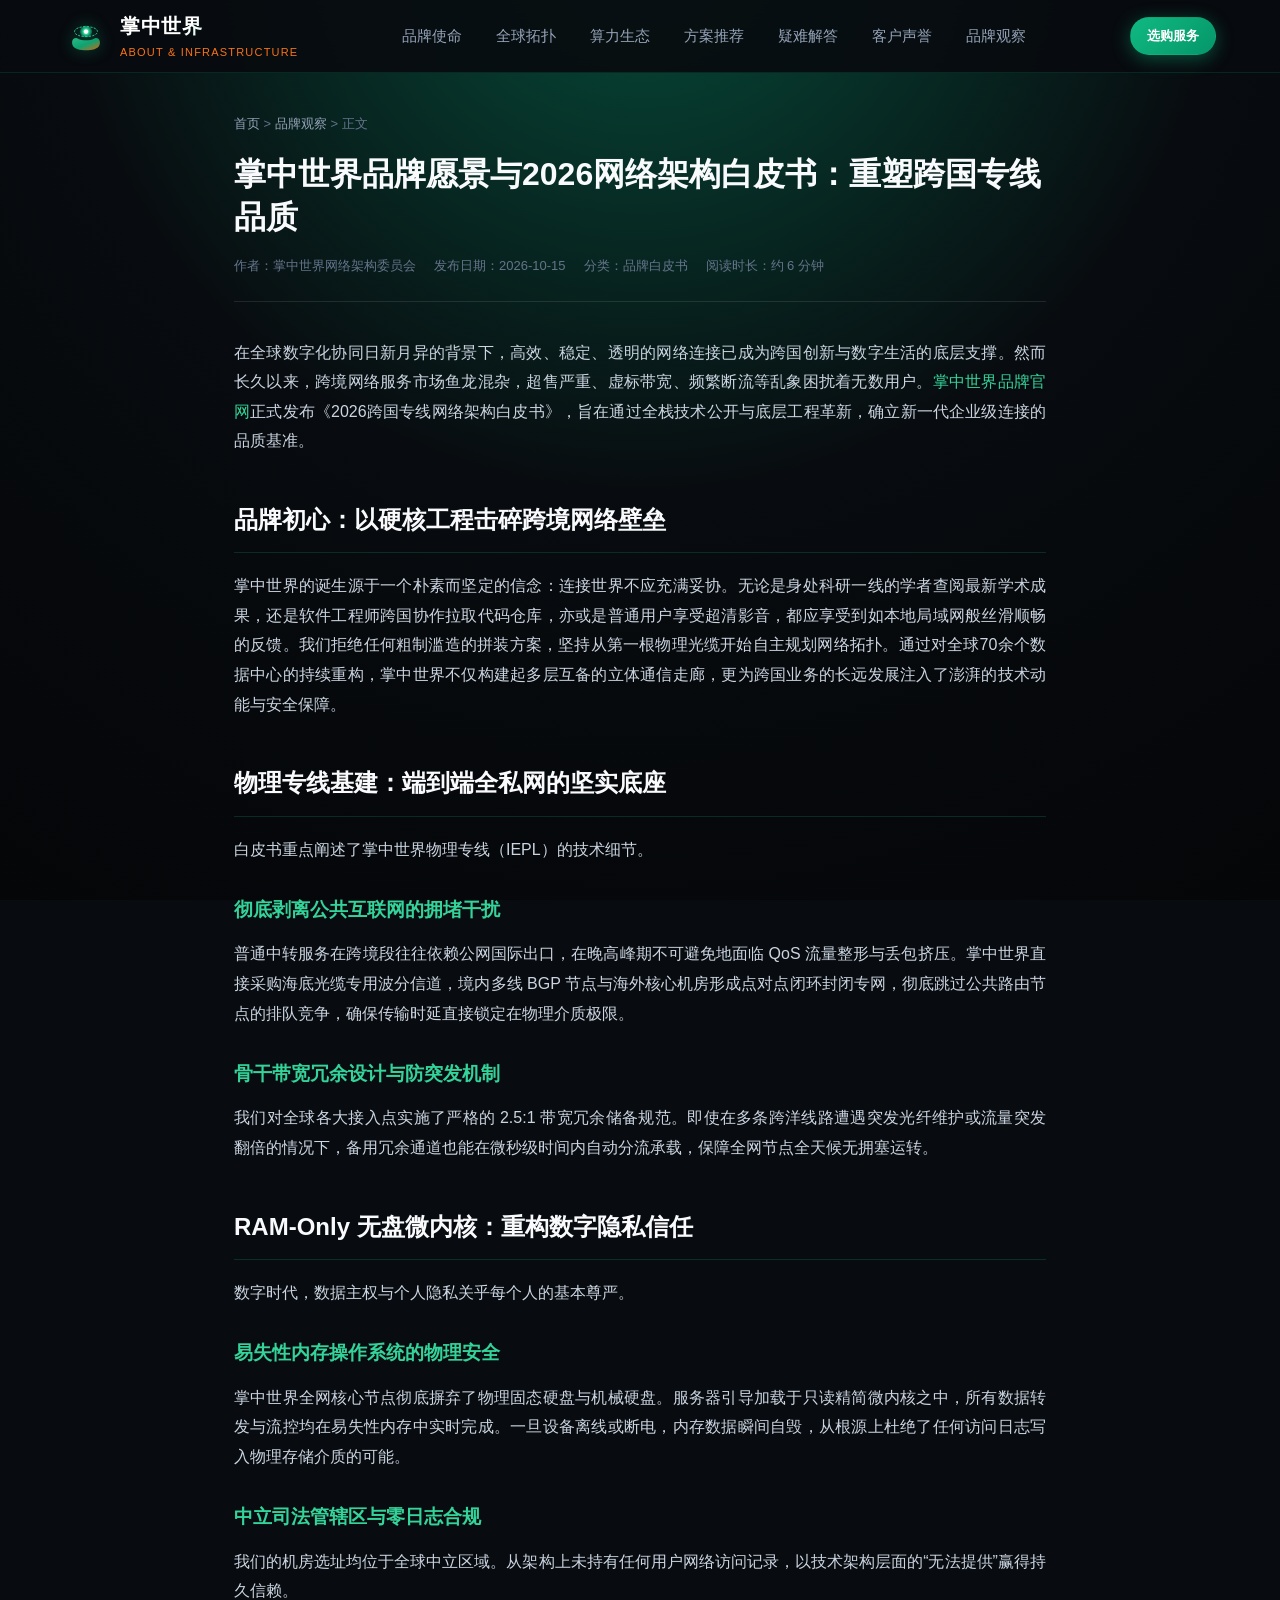
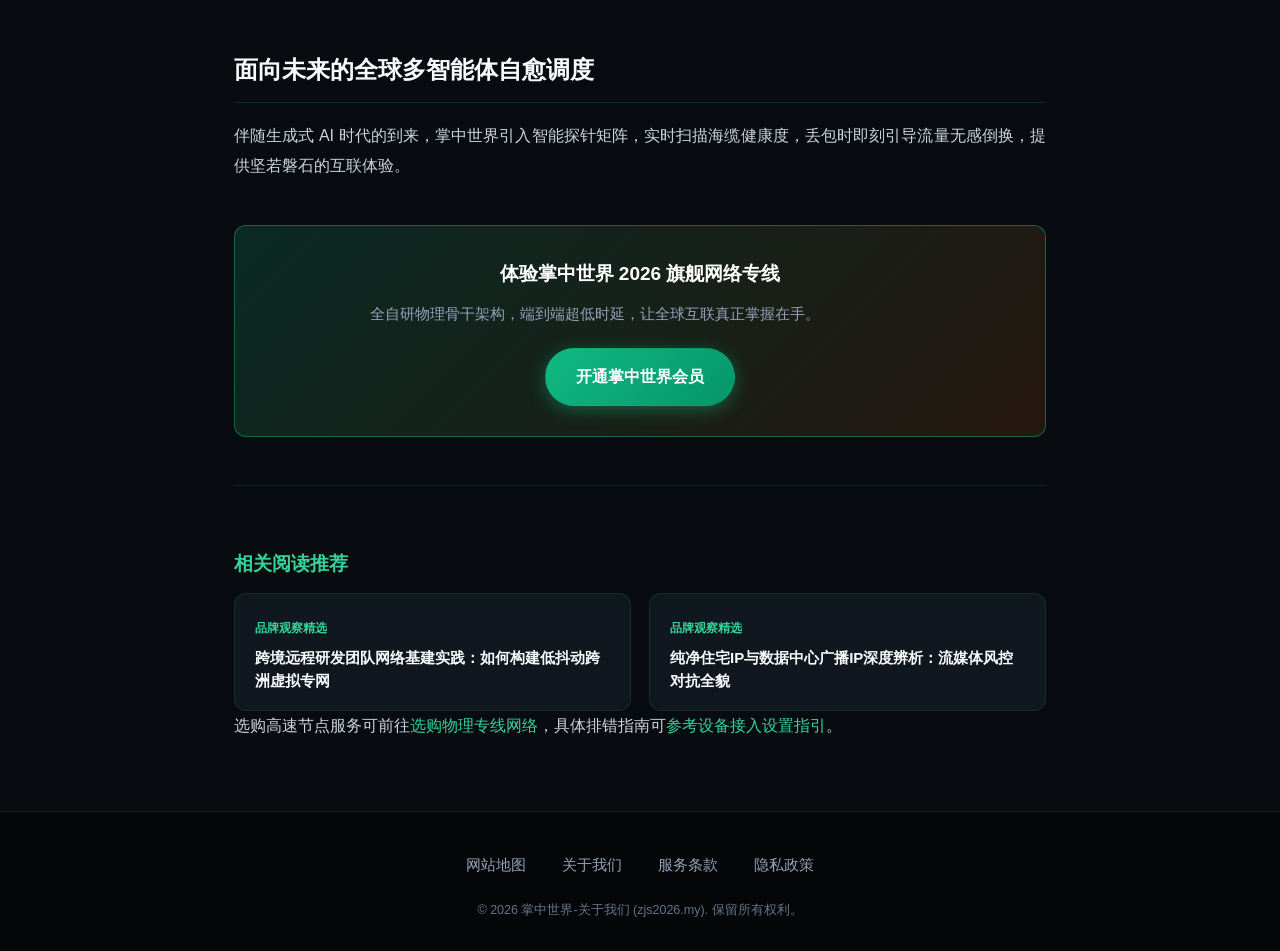
<file: palm-world-brand-infrastructure.html>
﻿<!DOCTYPE html>
<html lang="zh-CN">
<head>
  <meta charset="UTF-8">
  <meta name="viewport" content="width=device-width, initial-scale=1.0">
  <title>掌中世界品牌愿景与2026网络架构白皮书：重塑跨国专线品质 - 品牌观察</title>
  <meta name="description" content="掌中世界专栏精选：围绕“掌中世界品牌愿景与2026网络架构白皮书：重塑跨国专线品质”展开全面解析。依托电信级物理专线网络加速体系，保障4K高清视频与前沿AI应用极速秒开，是2026年出海互联的高品质机场推荐参考。">
  <meta name="keywords" content="掌中世界品牌愿景, 掌中世界品牌官网, 2026网络白皮书, 物理专线加速, 优质机场推荐">
  <link rel="canonical" href="https://zjs2026.my/palm-world-brand-infrastructure.html">
  <link rel="stylesheet" href="style.css">
  <meta property="og:type" content="article">
  <meta property="og:site_name" content="掌中世界-关于我们">
  <meta property="og:title" content="掌中世界品牌愿景与2026网络架构白皮书：重塑跨国专线品质 - 品牌观察">
  <meta property="og:description" content="掌中世界专栏精选：围绕“掌中世界品牌愿景与2026网络架构白皮书：重塑跨国专线品质”展开全面解析。依托电信级物理专线网络加速体系，保障4K高清视频与前沿AI应用极速秒开，是2026年出海互联的高品质机场推荐参考。">
  <meta property="og:url" content="https://zjs2026.my/palm-world-brand-infrastructure.html">
  <meta property="og:image" content="https://zjs2026.my/og-preview.png">
  <meta property="og:locale" content="zh_CN">
  <script type="application/ld+json">
  {
  "@context": "https://schema.org",
  "@graph": [
    {
      "@type": "Article",
      "headline": "掌中世界品牌愿景与2026网络架构白皮书：重塑跨国专线品质",
      "description": "掌中世界专栏精选：围绕“掌中世界品牌愿景与2026网络架构白皮书：重塑跨国专线品质”展开全面解析。依托电信级物理专线网络加速体系，保障4K高清视频与前沿AI应用极速秒开，是2026年出海互联的高品质机场推荐参考。",
      "author": {
        "@type": "Organization",
        "name": "掌中世界"
      },
      "publisher": {
        "@type": "Organization",
        "name": "掌中世界-关于我们"
      },
      "mainEntityOfPage": "https://zjs2026.my/palm-world-brand-infrastructure.html",
      "inLanguage": "zh-CN"
    },
    {
      "@type": "BreadcrumbList",
      "itemListElement": [
        {
          "@type": "ListItem",
          "position": 1,
          "name": "首页",
          "item": "https://zjs2026.my/"
        },
        {
          "@type": "ListItem",
          "position": 2,
          "name": "品牌观察",
          "item": "https://zjs2026.my/brand-digest.html"
        },
        {
          "@type": "ListItem",
          "position": 3,
          "name": "掌中世界品牌愿景与2026网络架构白皮书：重塑跨国专线品质",
          "item": "https://zjs2026.my/palm-world-brand-infrastructure.html"
        }
      ]
    }
  ]
}
  </script>
</head>
<body>

  <!-- 吸顶导航栏 (与首页完全一致) -->
  <header class="topo-nav">
    <div class="topo-container topo-nav-wrap">
      <a href="index.html" class="topo-logo-link" aria-label="返回首页">
        <!-- 主题深度融合：掌心万象光纽徽标 -->
        <svg class="topo-logo-svg" viewBox="0 0 100 100" fill="none" xmlns="http://www.w3.org/2000/svg" role="img" aria-label="掌中世界掌心光纽标志">
          <defs>
            <linearGradient id="fiberGlowGrad" x1="0%" y1="0%" x2="100%" y2="100%">
              <stop offset="0%" stop-color="#34d399" />
              <stop offset="50%" stop-color="#10b981" />
              <stop offset="100%" stop-color="#f97316" />
            </linearGradient>
            <radialGradient id="nexusCenter" cx="50%" cy="50%" r="50%">
              <stop offset="0%" stop-color="#ffffff" />
              <stop offset="60%" stop-color="#10b981" />
              <stop offset="100%" stop-color="#064e3b" />
            </radialGradient>
          </defs>
          <!-- 掌心光纤互联拓扑路径 -->
          <path d="M20 72 C 26 86, 74 86, 80 72 C 86 58, 75 52, 68 56 C 60 61, 40 61, 32 56 C 25 52, 14 58, 20 72 Z" fill="url(#fiberGlowGrad)" opacity="0.85" />
          <!-- 光纤交汇枢纽中心 -->
          <circle cx="50" cy="40" r="14" fill="url(#nexusCenter)" />
          <!-- 环绕光波线圈 -->
          <path d="M24 40 C 24 25, 76 25, 76 40 C 76 55, 24 55, 24 40 Z" stroke="#34d399" stroke-width="2" stroke-dasharray="5 3" fill="none" />
          <circle cx="50" cy="40" r="5" fill="#ffffff" />
        </svg>
        <div class="topo-logo-text">
          <span class="topo-logo-title">掌中世界</span>
          <span class="topo-logo-sub">ABOUT &amp; INFRASTRUCTURE</span>
        </div>
      </a>

      <!-- 移动端汉堡切换 -->
      <input type="checkbox" id="topoNavToggle" class="topo-nav-toggle" aria-label="切换移动端导航">
      
      <nav class="topo-nav-menu">
        <ul class="topo-nav-list">
          <li class="topo-nav-item"><a href="index.html#pillars" aria-current="page">品牌使命</a></li>
          <li class="topo-nav-item"><a href="index.html#infra">全球拓扑</a></li>
          <li class="topo-nav-item"><a href="index.html#ecosystem">算力生态</a></li>
          <li class="topo-nav-item"><a href="index.html#plans">方案推荐</a></li>
          <li class="topo-nav-item"><a href="index.html#faq">疑难解答</a></li>
          <li class="topo-nav-item"><a href="index.html#partners">客户声誉</a></li>
          <li class="topo-nav-item"><a href="brand-digest.html">品牌观察</a></li>
        </ul>
      </nav>

      <div class="topo-nav-actions">
        <a href="https://ww012.twilightaff.com/#/?code=A56DH1Af" target="_blank" rel="nofollow" class="btn-topo btn-topo-primary btn-topo-sm">
          选购服务
        </a>
        <label for="topoNavToggle" class="topo-hamburger-label" aria-label="移动端菜单切换">
          <span></span>
          <span></span>
          <span></span>
        </label>
      </div>
    </div>
  </header>

  <main class="article-topo-container">
    <div class="article-topo-header">
      <div class="article-topo-breadcrumb">
        <a href="index.html">首页</a> &gt; <a href="brand-digest.html">品牌观察</a> &gt; 正文
      </div>
      <h1 class="article-topo-headline">掌中世界品牌愿景与2026网络架构白皮书：重塑跨国专线品质</h1>
      <div class="article-topo-meta">
        <span>作者：掌中世界网络架构委员会</span>
        <span>发布日期：2026-10-15</span>
        <span>分类：品牌白皮书</span>
        <span>阅读时长：约 6 分钟</span>
      </div>
    </div>

    <article class="article-topo-body">
      <p>
        在全球数字化协同日新月异的背景下，高效、稳定、透明的网络连接已成为跨国创新与数字生活的底层支撑。然而长久以来，跨境网络服务市场鱼龙混杂，超售严重、虚标带宽、频繁断流等乱象困扰着无数用户。<a href="index.html">掌中世界品牌官网</a>正式发布《2026跨国专线网络架构白皮书》，旨在通过全栈技术公开与底层工程革新，确立新一代企业级连接的品质基准。
      </p>

      <h2>品牌初心：以硬核工程击碎跨境网络壁垒</h2>
      <p>
        掌中世界的诞生源于一个朴素而坚定的信念：连接世界不应充满妥协。无论是身处科研一线的学者查阅最新学术成果，还是软件工程师跨国协作拉取代码仓库，亦或是普通用户享受超清影音，都应享受到如本地局域网般丝滑顺畅的反馈。我们拒绝任何粗制滥造的拼装方案，坚持从第一根物理光缆开始自主规划网络拓扑。通过对全球70余个数据中心的持续重构，掌中世界不仅构建起多层互备的立体通信走廊，更为跨国业务的长远发展注入了澎湃的技术动能与安全保障。
      </p>

      <h2>物理专线基建：端到端全私网的坚实底座</h2>
      <p>
        白皮书重点阐述了掌中世界物理专线（IEPL）的技术细节。
      </p>

      <h3>彻底剥离公共互联网的拥堵干扰</h3>
      <p>
        普通中转服务在跨境段往往依赖公网国际出口，在晚高峰期不可避免地面临 QoS 流量整形与丢包挤压。掌中世界直接采购海底光缆专用波分信道，境内多线 BGP 节点与海外核心机房形成点对点闭环封闭专网，彻底跳过公共路由节点的排队竞争，确保传输时延直接锁定在物理介质极限。
      </p>

      <h3>骨干带宽冗余设计与防突发机制</h3>
      <p>
        我们对全球各大接入点实施了严格的 2.5:1 带宽冗余储备规范。即使在多条跨洋线路遭遇突发光纤维护或流量突发翻倍的情况下，备用冗余通道也能在微秒级时间内自动分流承载，保障全网节点全天候无拥塞运转。
      </p>

      <h2>RAM-Only 无盘微内核：重构数字隐私信任</h2>
      <p>
        数字时代，数据主权与个人隐私关乎每个人的基本尊严。
      </p>

      <h3>易失性内存操作系统的物理安全</h3>
      <p>
        掌中世界全网核心节点彻底摒弃了物理固态硬盘与机械硬盘。服务器引导加载于只读精简微内核之中，所有数据转发与流控均在易失性内存中实时完成。一旦设备离线或断电，内存数据瞬间自毁，从根源上杜绝了任何访问日志写入物理存储介质的可能。
      </p>

      <h3>中立司法管辖区与零日志合规</h3>
      <p>
        我们的机房选址均位于全球中立区域。从架构上未持有任何用户网络访问记录，以技术架构层面的“无法提供”赢得持久信赖。
      </p>

      <h2>面向未来的全球多智能体自愈调度</h2>
      <p>
        伴随生成式 AI 时代的到来，掌中世界引入智能探针矩阵，实时扫描海缆健康度，丢包时即刻引导流量无感倒换，提供坚若磐石的互联体验。
      </p>

      <div class="topo-cta-card">
        <h3>体验掌中世界 2026 旗舰网络专线</h3>
        <p>全自研物理骨干架构，端到端超低时延，让全球互联真正掌握在手。</p>
        <a href="https://ww012.twilightaff.com/#/?code=A56DH1Af" target="_blank" rel="nofollow" class="btn-topo btn-topo-primary btn-topo-lg">
          开通掌中世界会员
        </a>
      </div>
          <!-- 相关阅读推荐 -->
      <section class="related-articles-sec">
        <h3 class="related-title">相关阅读推荐</h3>
        <div class="related-grid">
          <a href="remote-engineering-team-sdwan.html" class="related-card">
            <span class="related-cat">品牌观察精选</span>
            <h4 class="related-heading">跨境远程研发团队网络基建实践：如何构建低抖动跨洲虚拟专网</h4>
          </a>
          <a href="residential-clean-ip-unlocking.html" class="related-card">
            <span class="related-cat">品牌观察精选</span>
            <h4 class="related-heading">纯净住宅IP与数据中心广播IP深度辨析：流媒体风控对抗全貌</h4>
          </a>
        </div>
      </section>
    <p>选购高速节点服务可前往<a href="https://zjs2026.shop/" target="_blank">选购物理专线网络</a>，具体排错指南可<a href="https://zjs2026.help/" target="_blank">参考设备接入设置指引</a>。</p>
</article>
  </main>

  <!-- 页脚 -->
  <footer class="topo-footer">
    <div class="topo-container">
      <ul class="topo-footer-nav">
        <li><a href="sitemap.html">网站地图</a></li>
        <li><a href="about.html">关于我们</a></li>
        <li><a href="terms.html">服务条款</a></li>
        <li><a href="privacy.html">隐私政策</a></li>
      </ul>
      <div class="topo-footer-copy">
        &copy; 2026 掌中世界-关于我们 (zjs2026.my). 保留所有权利。
      </div>
    </div>
  </footer>

  <script>
    document.querySelectorAll('.topo-nav-item a').forEach(function(l) {
      l.addEventListener('click', function() {
        var t = document.getElementById('topoNavToggle');
        if (t) t.checked = false;
      });
    });
  </script>
</body>
</html>
</file>
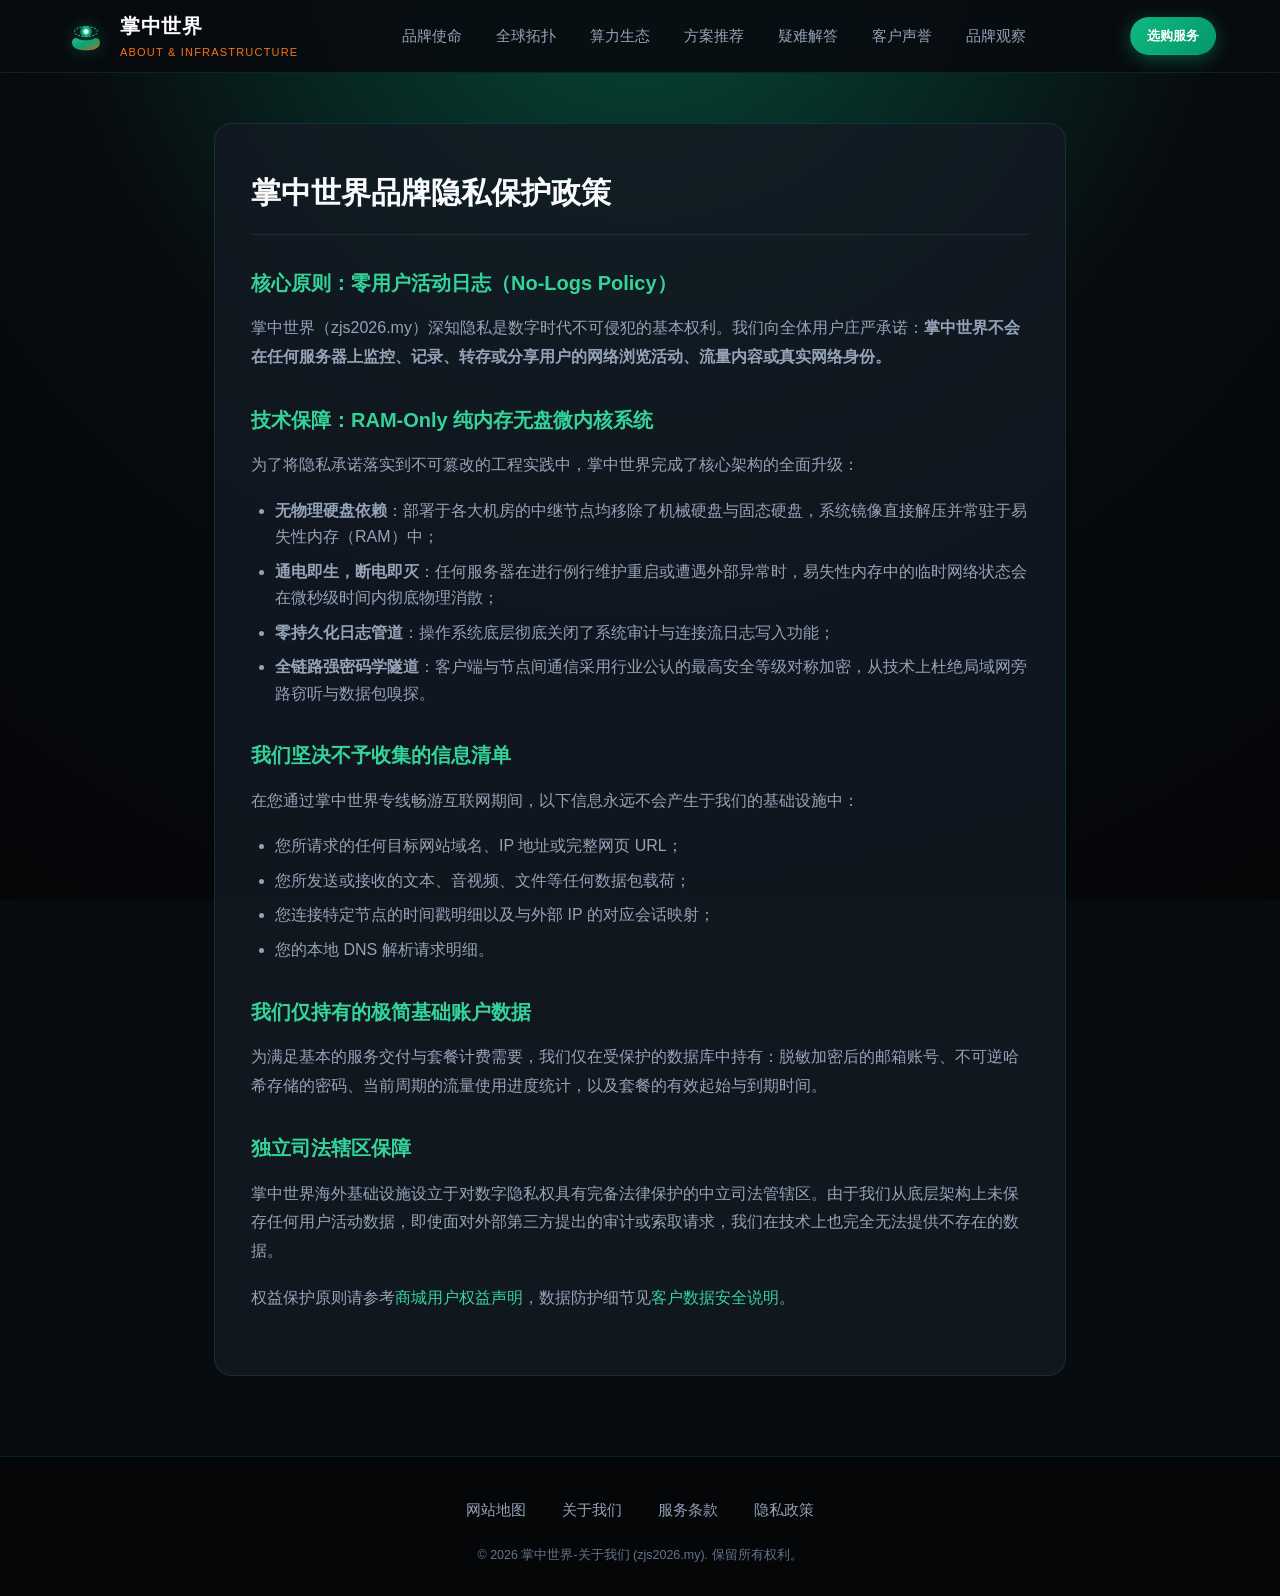
<file: privacy.html>
﻿<!DOCTYPE html>
<html lang="zh-CN">
<head>
  <meta charset="UTF-8">
  <meta name="viewport" content="width=device-width, initial-scale=1.0">
  <title>隐私政策 - 掌中世界-关于我们 | 纯内存零日志隐私安全白皮书</title>
  <meta name="description" content="掌中世界-关于我们隐私保护政策。严格践行内存无盘运行与零用户行为日志存储，全力守护您的网络加速隐私安全，畅享极速秒开的卓越机场推荐体验。">
  <meta name="keywords" content="掌中世界隐私政策, 零日志隐私保护, RAM-Only代理架构, 无痕网络加速">
  <link rel="canonical" href="https://zjs2026.my/privacy.html">
  <link rel="stylesheet" href="style.css">
  <meta property="og:type" content="website">
  <meta property="og:site_name" content="掌中世界-关于我们">
  <meta property="og:title" content="隐私政策 - 掌中世界-关于我们 | 纯内存零日志隐私安全白皮书">
  <meta property="og:description" content="掌中世界-关于我们隐私保护政策。严格践行内存无盘运行与零用户行为日志存储，全力守护您的网络加速隐私安全，畅享极速秒开的卓越机场推荐体验。">
  <meta property="og:url" content="https://zjs2026.my/privacy.html">
  <meta property="og:image" content="https://zjs2026.my/og-preview.png">
  <meta property="og:locale" content="zh_CN">
</head>
<body>

  <!-- 吸顶导航栏 (与首页完全一致) -->
  <header class="topo-nav">
    <div class="topo-container topo-nav-wrap">
      <a href="index.html" class="topo-logo-link" aria-label="返回首页">
        <!-- 主题深度融合：掌心万象光纽徽标 -->
        <svg class="topo-logo-svg" viewBox="0 0 100 100" fill="none" xmlns="http://www.w3.org/2000/svg" role="img" aria-label="掌中世界掌心光纽标志">
          <defs>
            <linearGradient id="fiberGlowGrad" x1="0%" y1="0%" x2="100%" y2="100%">
              <stop offset="0%" stop-color="#34d399" />
              <stop offset="50%" stop-color="#10b981" />
              <stop offset="100%" stop-color="#f97316" />
            </linearGradient>
            <radialGradient id="nexusCenter" cx="50%" cy="50%" r="50%">
              <stop offset="0%" stop-color="#ffffff" />
              <stop offset="60%" stop-color="#10b981" />
              <stop offset="100%" stop-color="#064e3b" />
            </radialGradient>
          </defs>
          <!-- 掌心光纤互联拓扑路径 -->
          <path d="M20 72 C 26 86, 74 86, 80 72 C 86 58, 75 52, 68 56 C 60 61, 40 61, 32 56 C 25 52, 14 58, 20 72 Z" fill="url(#fiberGlowGrad)" opacity="0.85" />
          <!-- 光纤交汇枢纽中心 -->
          <circle cx="50" cy="40" r="14" fill="url(#nexusCenter)" />
          <!-- 环绕光波线圈 -->
          <path d="M24 40 C 24 25, 76 25, 76 40 C 76 55, 24 55, 24 40 Z" stroke="#34d399" stroke-width="2" stroke-dasharray="5 3" fill="none" />
          <circle cx="50" cy="40" r="5" fill="#ffffff" />
        </svg>
        <div class="topo-logo-text">
          <span class="topo-logo-title">掌中世界</span>
          <span class="topo-logo-sub">ABOUT &amp; INFRASTRUCTURE</span>
        </div>
      </a>

      <!-- 移动端汉堡切换 -->
      <input type="checkbox" id="topoNavToggle" class="topo-nav-toggle" aria-label="切换移动端导航">
      
      <nav class="topo-nav-menu">
        <ul class="topo-nav-list">
          <li class="topo-nav-item"><a href="index.html#pillars" aria-current="page">品牌使命</a></li>
          <li class="topo-nav-item"><a href="index.html#infra">全球拓扑</a></li>
          <li class="topo-nav-item"><a href="index.html#ecosystem">算力生态</a></li>
          <li class="topo-nav-item"><a href="index.html#plans">方案推荐</a></li>
          <li class="topo-nav-item"><a href="index.html#faq">疑难解答</a></li>
          <li class="topo-nav-item"><a href="index.html#partners">客户声誉</a></li>
          <li class="topo-nav-item"><a href="brand-digest.html">品牌观察</a></li>
        </ul>
      </nav>

      <div class="topo-nav-actions">
        <a href="https://ww012.twilightaff.com/#/?code=A56DH1Af" target="_blank" rel="nofollow" class="btn-topo btn-topo-primary btn-topo-sm">
          选购服务
        </a>
        <label for="topoNavToggle" class="topo-hamburger-label" aria-label="移动端菜单切换">
          <span></span>
          <span></span>
          <span></span>
        </label>
      </div>
    </div>
  </header>

  <main class="policy-topo-page">
    <div class="policy-topo-card">
      <h1>掌中世界品牌隐私保护政策</h1>
      
      <h2>核心原则：零用户活动日志（No-Logs Policy）</h2>
      <p>掌中世界（zjs2026.my）深知隐私是数字时代不可侵犯的基本权利。我们向全体用户庄严承诺：<strong>掌中世界不会在任何服务器上监控、记录、转存或分享用户的网络浏览活动、流量内容或真实网络身份。</strong></p>

      <h2>技术保障：RAM-Only 纯内存无盘微内核系统</h2>
      <p>为了将隐私承诺落实到不可篡改的工程实践中，掌中世界完成了核心架构的全面升级：</p>
      <ul>
        <li><strong>无物理硬盘依赖</strong>：部署于各大机房的中继节点均移除了机械硬盘与固态硬盘，系统镜像直接解压并常驻于易失性内存（RAM）中；</li>
        <li><strong>通电即生，断电即灭</strong>：任何服务器在进行例行维护重启或遭遇外部异常时，易失性内存中的临时网络状态会在微秒级时间内彻底物理消散；</li>
        <li><strong>零持久化日志管道</strong>：操作系统底层彻底关闭了系统审计与连接流日志写入功能；</li>
        <li><strong>全链路强密码学隧道</strong>：客户端与节点间通信采用行业公认的最高安全等级对称加密，从技术上杜绝局域网旁路窃听与数据包嗅探。</li>
      </ul>

      <h2>我们坚决不予收集的信息清单</h2>
      <p>在您通过掌中世界专线畅游互联网期间，以下信息永远不会产生于我们的基础设施中：</p>
      <ul>
        <li>您所请求的任何目标网站域名、IP 地址或完整网页 URL；</li>
        <li>您所发送或接收的文本、音视频、文件等任何数据包载荷；</li>
        <li>您连接特定节点的时间戳明细以及与外部 IP 的对应会话映射；</li>
        <li>您的本地 DNS 解析请求明细。</li>
      </ul>

      <h2>我们仅持有的极简基础账户数据</h2>
      <p>为满足基本的服务交付与套餐计费需要，我们仅在受保护的数据库中持有：脱敏加密后的邮箱账号、不可逆哈希存储的密码、当前周期的流量使用进度统计，以及套餐的有效起始与到期时间。</p>

      <h2>独立司法辖区保障</h2>
      <p>掌中世界海外基础设施设立于对数字隐私权具有完备法律保护的中立司法管辖区。由于我们从底层架构上未保存任何用户活动数据，即使面对外部第三方提出的审计或索取请求，我们在技术上也完全无法提供不存在的数据。</p>
    <p>权益保护原则请参考<a href="https://zjs2026.shop/" target="_blank">商城用户权益声明</a>，数据防护细节见<a href="https://zjs2026.help/" target="_blank">客户数据安全说明</a>。</p>
    </div>
  </main>

  <footer class="topo-footer">
    <div class="topo-container">
      <ul class="topo-footer-nav">
        <li><a href="sitemap.html">网站地图</a></li>
        <li><a href="about.html">关于我们</a></li>
        <li><a href="terms.html">服务条款</a></li>
        <li><a href="privacy.html">隐私政策</a></li>
      </ul>
      <div class="topo-footer-copy">
        &copy; 2026 掌中世界-关于我们 (zjs2026.my). 保留所有权利。
      </div>
    </div>
  </footer>

  <script>
    document.querySelectorAll('.topo-nav-item a').forEach(function(l) {
      l.addEventListener('click', function() {
        var t = document.getElementById('topoNavToggle');
        if (t) t.checked = false;
      });
    });
  </script>
</body>
</html>
</file>
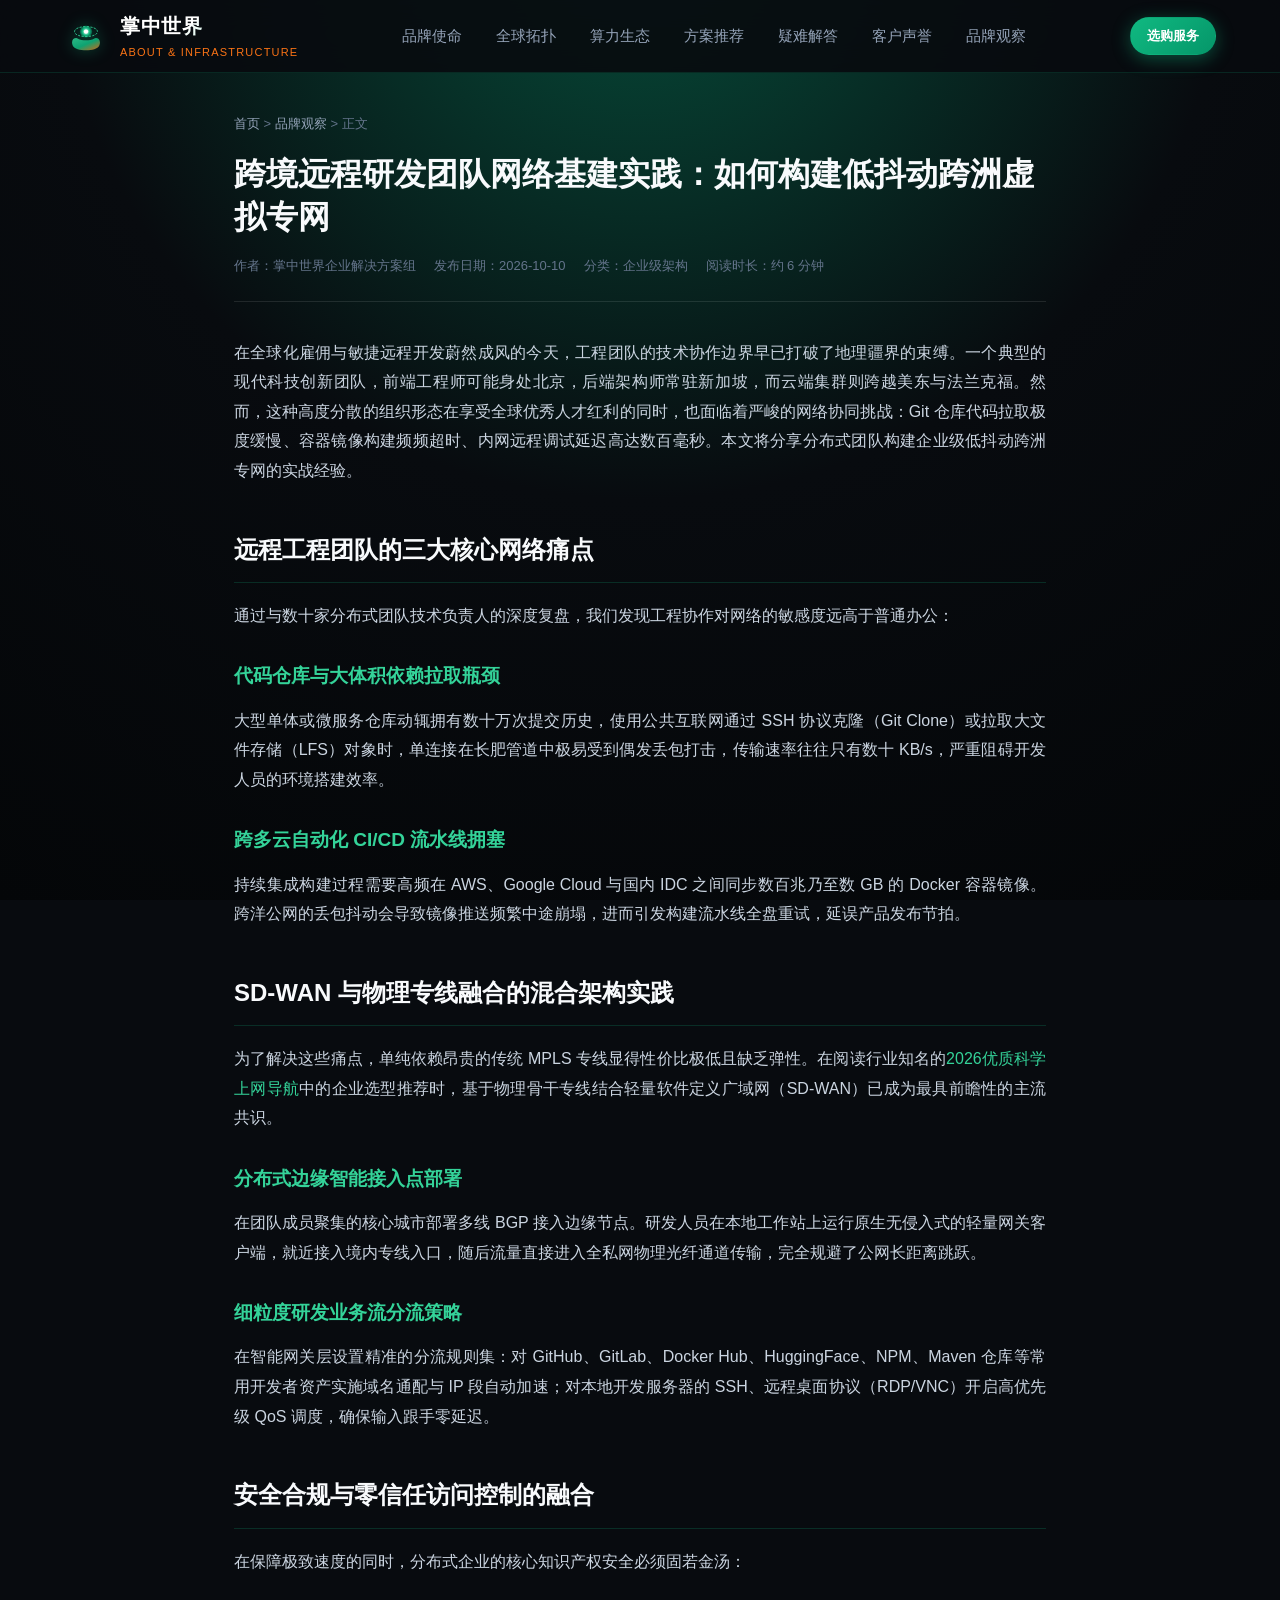
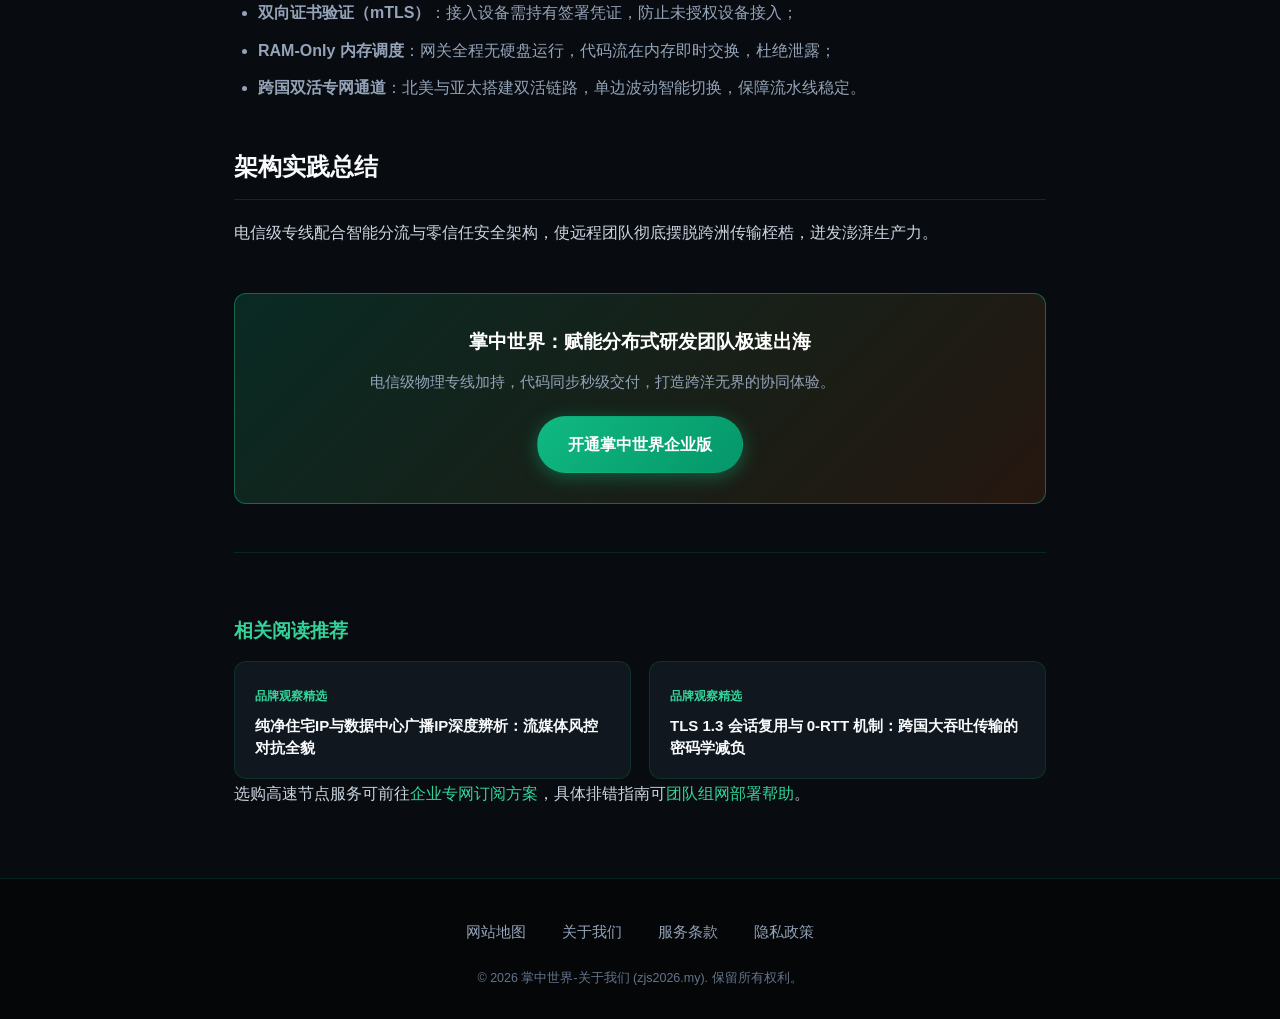
<file: remote-engineering-team-sdwan.html>
﻿<!DOCTYPE html>
<html lang="zh-CN">
<head>
  <meta charset="UTF-8">
  <meta name="viewport" content="width=device-width, initial-scale=1.0">
  <title>跨境远程研发团队网络基建实践：如何构建低抖动跨洲虚拟专网 - 品牌观察</title>
  <meta name="description" content="掌中世界专栏精选：围绕“跨境远程研发团队网络基建实践：如何构建低抖动跨洲虚拟专网”展开全面解析。依托电信级物理专线网络加速体系，保障4K高清视频与前沿AI应用极速秒开，是2026年出海互联的高品质机场推荐参考。">
  <meta name="keywords" content="远程研发团队网络, 跨境SD-WAN组网, 跨洲低延迟专线, 2026优质科学上网导航, 多云互联协同">
  <link rel="canonical" href="https://zjs2026.my/remote-engineering-team-sdwan.html">
  <link rel="stylesheet" href="style.css">
  <meta property="og:type" content="article">
  <meta property="og:site_name" content="掌中世界-关于我们">
  <meta property="og:title" content="跨境远程研发团队网络基建实践：如何构建低抖动跨洲虚拟专网 - 品牌观察">
  <meta property="og:description" content="掌中世界专栏精选：围绕“跨境远程研发团队网络基建实践：如何构建低抖动跨洲虚拟专网”展开全面解析。依托电信级物理专线网络加速体系，保障4K高清视频与前沿AI应用极速秒开，是2026年出海互联的高品质机场推荐参考。">
  <meta property="og:url" content="https://zjs2026.my/remote-engineering-team-sdwan.html">
  <meta property="og:image" content="https://zjs2026.my/og-preview.png">
  <meta property="og:locale" content="zh_CN">
  <script type="application/ld+json">
  {
  "@context": "https://schema.org",
  "@graph": [
    {
      "@type": "Article",
      "headline": "跨境远程研发团队网络基建实践：如何构建低抖动跨洲虚拟专网",
      "description": "掌中世界专栏精选：围绕“跨境远程研发团队网络基建实践：如何构建低抖动跨洲虚拟专网”展开全面解析。依托电信级物理专线网络加速体系，保障4K高清视频与前沿AI应用极速秒开，是2026年出海互联的高品质机场推荐参考。",
      "author": {
        "@type": "Organization",
        "name": "掌中世界"
      },
      "publisher": {
        "@type": "Organization",
        "name": "掌中世界-关于我们"
      },
      "mainEntityOfPage": "https://zjs2026.my/remote-engineering-team-sdwan.html",
      "inLanguage": "zh-CN"
    },
    {
      "@type": "BreadcrumbList",
      "itemListElement": [
        {
          "@type": "ListItem",
          "position": 1,
          "name": "首页",
          "item": "https://zjs2026.my/"
        },
        {
          "@type": "ListItem",
          "position": 2,
          "name": "品牌观察",
          "item": "https://zjs2026.my/brand-digest.html"
        },
        {
          "@type": "ListItem",
          "position": 3,
          "name": "跨境远程研发团队网络基建实践：如何构建低抖动跨洲虚拟专网",
          "item": "https://zjs2026.my/remote-engineering-team-sdwan.html"
        }
      ]
    }
  ]
}
  </script>
</head>
<body>

  <!-- 吸顶导航栏 (与首页完全一致) -->
  <header class="topo-nav">
    <div class="topo-container topo-nav-wrap">
      <a href="index.html" class="topo-logo-link" aria-label="返回首页">
        <!-- 主题深度融合：掌心万象光纽徽标 -->
        <svg class="topo-logo-svg" viewBox="0 0 100 100" fill="none" xmlns="http://www.w3.org/2000/svg" role="img" aria-label="掌中世界掌心光纽标志">
          <defs>
            <linearGradient id="fiberGlowGrad" x1="0%" y1="0%" x2="100%" y2="100%">
              <stop offset="0%" stop-color="#34d399" />
              <stop offset="50%" stop-color="#10b981" />
              <stop offset="100%" stop-color="#f97316" />
            </linearGradient>
            <radialGradient id="nexusCenter" cx="50%" cy="50%" r="50%">
              <stop offset="0%" stop-color="#ffffff" />
              <stop offset="60%" stop-color="#10b981" />
              <stop offset="100%" stop-color="#064e3b" />
            </radialGradient>
          </defs>
          <!-- 掌心光纤互联拓扑路径 -->
          <path d="M20 72 C 26 86, 74 86, 80 72 C 86 58, 75 52, 68 56 C 60 61, 40 61, 32 56 C 25 52, 14 58, 20 72 Z" fill="url(#fiberGlowGrad)" opacity="0.85" />
          <!-- 光纤交汇枢纽中心 -->
          <circle cx="50" cy="40" r="14" fill="url(#nexusCenter)" />
          <!-- 环绕光波线圈 -->
          <path d="M24 40 C 24 25, 76 25, 76 40 C 76 55, 24 55, 24 40 Z" stroke="#34d399" stroke-width="2" stroke-dasharray="5 3" fill="none" />
          <circle cx="50" cy="40" r="5" fill="#ffffff" />
        </svg>
        <div class="topo-logo-text">
          <span class="topo-logo-title">掌中世界</span>
          <span class="topo-logo-sub">ABOUT &amp; INFRASTRUCTURE</span>
        </div>
      </a>

      <!-- 移动端汉堡切换 -->
      <input type="checkbox" id="topoNavToggle" class="topo-nav-toggle" aria-label="切换移动端导航">
      
      <nav class="topo-nav-menu">
        <ul class="topo-nav-list">
          <li class="topo-nav-item"><a href="index.html#pillars" aria-current="page">品牌使命</a></li>
          <li class="topo-nav-item"><a href="index.html#infra">全球拓扑</a></li>
          <li class="topo-nav-item"><a href="index.html#ecosystem">算力生态</a></li>
          <li class="topo-nav-item"><a href="index.html#plans">方案推荐</a></li>
          <li class="topo-nav-item"><a href="index.html#faq">疑难解答</a></li>
          <li class="topo-nav-item"><a href="index.html#partners">客户声誉</a></li>
          <li class="topo-nav-item"><a href="brand-digest.html">品牌观察</a></li>
        </ul>
      </nav>

      <div class="topo-nav-actions">
        <a href="https://ww012.twilightaff.com/#/?code=A56DH1Af" target="_blank" rel="nofollow" class="btn-topo btn-topo-primary btn-topo-sm">
          选购服务
        </a>
        <label for="topoNavToggle" class="topo-hamburger-label" aria-label="移动端菜单切换">
          <span></span>
          <span></span>
          <span></span>
        </label>
      </div>
    </div>
  </header>

  <main class="article-topo-container">
    <div class="article-topo-header">
      <div class="article-topo-breadcrumb">
        <a href="index.html">首页</a> &gt; <a href="brand-digest.html">品牌观察</a> &gt; 正文
      </div>
      <h1 class="article-topo-headline">跨境远程研发团队网络基建实践：如何构建低抖动跨洲虚拟专网</h1>
      <div class="article-topo-meta">
        <span>作者：掌中世界企业解决方案组</span>
        <span>发布日期：2026-10-10</span>
        <span>分类：企业级架构</span>
        <span>阅读时长：约 6 分钟</span>
      </div>
    </div>

    <article class="article-topo-body">
      <p>
        在全球化雇佣与敏捷远程开发蔚然成风的今天，工程团队的技术协作边界早已打破了地理疆界的束缚。一个典型的现代科技创新团队，前端工程师可能身处北京，后端架构师常驻新加坡，而云端集群则跨越美东与法兰克福。然而，这种高度分散的组织形态在享受全球优秀人才红利的同时，也面临着严峻的网络协同挑战：Git 仓库代码拉取极度缓慢、容器镜像构建频频超时、内网远程调试延迟高达数百毫秒。本文将分享分布式团队构建企业级低抖动跨洲专网的实战经验。
      </p>

      <h2>远程工程团队的三大核心网络痛点</h2>
      <p>
        通过与数十家分布式团队技术负责人的深度复盘，我们发现工程协作对网络的敏感度远高于普通办公：
      </p>

      <h3>代码仓库与大体积依赖拉取瓶颈</h3>
      <p>
        大型单体或微服务仓库动辄拥有数十万次提交历史，使用公共互联网通过 SSH 协议克隆（Git Clone）或拉取大文件存储（LFS）对象时，单连接在长肥管道中极易受到偶发丢包打击，传输速率往往只有数十 KB/s，严重阻碍开发人员的环境搭建效率。
      </p>

      <h3>跨多云自动化 CI/CD 流水线拥塞</h3>
      <p>
        持续集成构建过程需要高频在 AWS、Google Cloud 与国内 IDC 之间同步数百兆乃至数 GB 的 Docker 容器镜像。跨洋公网的丢包抖动会导致镜像推送频繁中途崩塌，进而引发构建流水线全盘重试，延误产品发布节拍。
      </p>

      <h2>SD-WAN 与物理专线融合的混合架构实践</h2>
      <p>
        为了解决这些痛点，单纯依赖昂贵的传统 MPLS 专线显得性价比极低且缺乏弹性。在阅读行业知名的<a href="https://tizilab.net/" target="_blank">2026优质科学上网导航</a>中的企业选型推荐时，基于物理骨干专线结合轻量软件定义广域网（SD-WAN）已成为最具前瞻性的主流共识。
      </p>

      <h3>分布式边缘智能接入点部署</h3>
      <p>
        在团队成员聚集的核心城市部署多线 BGP 接入边缘节点。研发人员在本地工作站上运行原生无侵入式的轻量网关客户端，就近接入境内专线入口，随后流量直接进入全私网物理光纤通道传输，完全规避了公网长距离跳跃。
      </p>

      <h3>细粒度研发业务流分流策略</h3>
      <p>
        在智能网关层设置精准的分流规则集：对 GitHub、GitLab、Docker Hub、HuggingFace、NPM、Maven 仓库等常用开发者资产实施域名通配与 IP 段自动加速；对本地开发服务器的 SSH、远程桌面协议（RDP/VNC）开启高优先级 QoS 调度，确保输入跟手零延迟。
      </p>

      <h2>安全合规与零信任访问控制的融合</h2>
      <p>
        在保障极致速度的同时，分布式企业的核心知识产权安全必须固若金汤：
      </p>
      <ul>
        <li><strong>双向证书验证（mTLS）</strong>：接入设备需持有签署凭证，防止未授权设备接入；</li>
        <li><strong>RAM-Only 内存调度</strong>：网关全程无硬盘运行，代码流在内存即时交换，杜绝泄露；</li>
        <li><strong>跨国双活专网通道</strong>：北美与亚太搭建双活链路，单边波动智能切换，保障流水线稳定。</li>
      </ul>

      <h2>架构实践总结</h2>
      <p>
        电信级专线配合智能分流与零信任安全架构，使远程团队彻底摆脱跨洲传输桎梏，迸发澎湃生产力。
      </p>

      <div class="topo-cta-card">
        <h3>掌中世界：赋能分布式研发团队极速出海</h3>
        <p>电信级物理专线加持，代码同步秒级交付，打造跨洋无界的协同体验。</p>
        <a href="https://ww012.twilightaff.com/#/?code=A56DH1Af" target="_blank" rel="nofollow" class="btn-topo btn-topo-primary btn-topo-lg">
          开通掌中世界企业版
        </a>
      </div>
          <!-- 相关阅读推荐 -->
      <section class="related-articles-sec">
        <h3 class="related-title">相关阅读推荐</h3>
        <div class="related-grid">
          <a href="residential-clean-ip-unlocking.html" class="related-card">
            <span class="related-cat">品牌观察精选</span>
            <h4 class="related-heading">纯净住宅IP与数据中心广播IP深度辨析：流媒体风控对抗全貌</h4>
          </a>
          <a href="tls-session-resumption-performance.html" class="related-card">
            <span class="related-cat">品牌观察精选</span>
            <h4 class="related-heading">TLS 1.3 会话复用与 0-RTT 机制：跨国大吞吐传输的密码学减负</h4>
          </a>
        </div>
      </section>
    <p>选购高速节点服务可前往<a href="https://zjs2026.shop/" target="_blank">企业专网订阅方案</a>，具体排错指南可<a href="https://zjs2026.help/" target="_blank">团队组网部署帮助</a>。</p>
</article>
  </main>

  <!-- 页脚 -->
  <footer class="topo-footer">
    <div class="topo-container">
      <ul class="topo-footer-nav">
        <li><a href="sitemap.html">网站地图</a></li>
        <li><a href="about.html">关于我们</a></li>
        <li><a href="terms.html">服务条款</a></li>
        <li><a href="privacy.html">隐私政策</a></li>
      </ul>
      <div class="topo-footer-copy">
        &copy; 2026 掌中世界-关于我们 (zjs2026.my). 保留所有权利。
      </div>
    </div>
  </footer>

  <script>
    document.querySelectorAll('.topo-nav-item a').forEach(function(l) {
      l.addEventListener('click', function() {
        var t = document.getElementById('topoNavToggle');
        if (t) t.checked = false;
      });
    });
  </script>
</body>
</html>
</file>
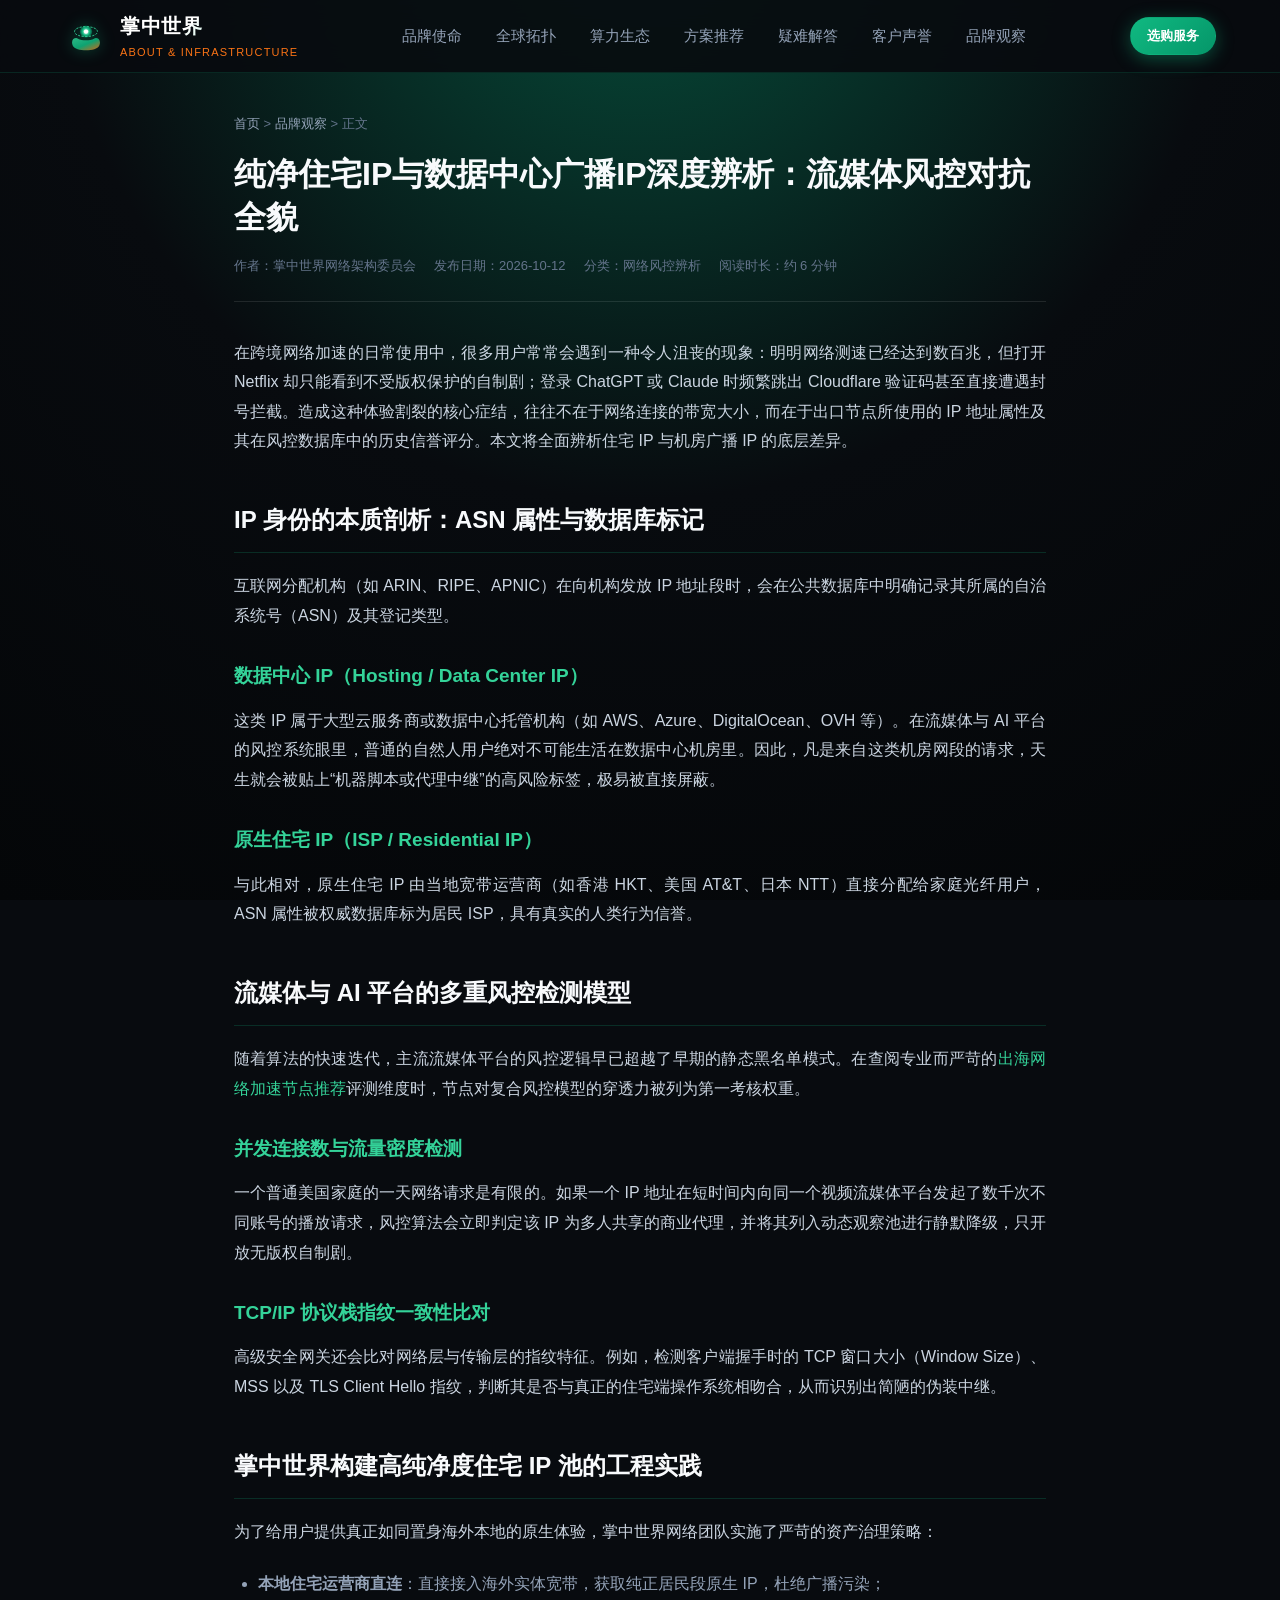
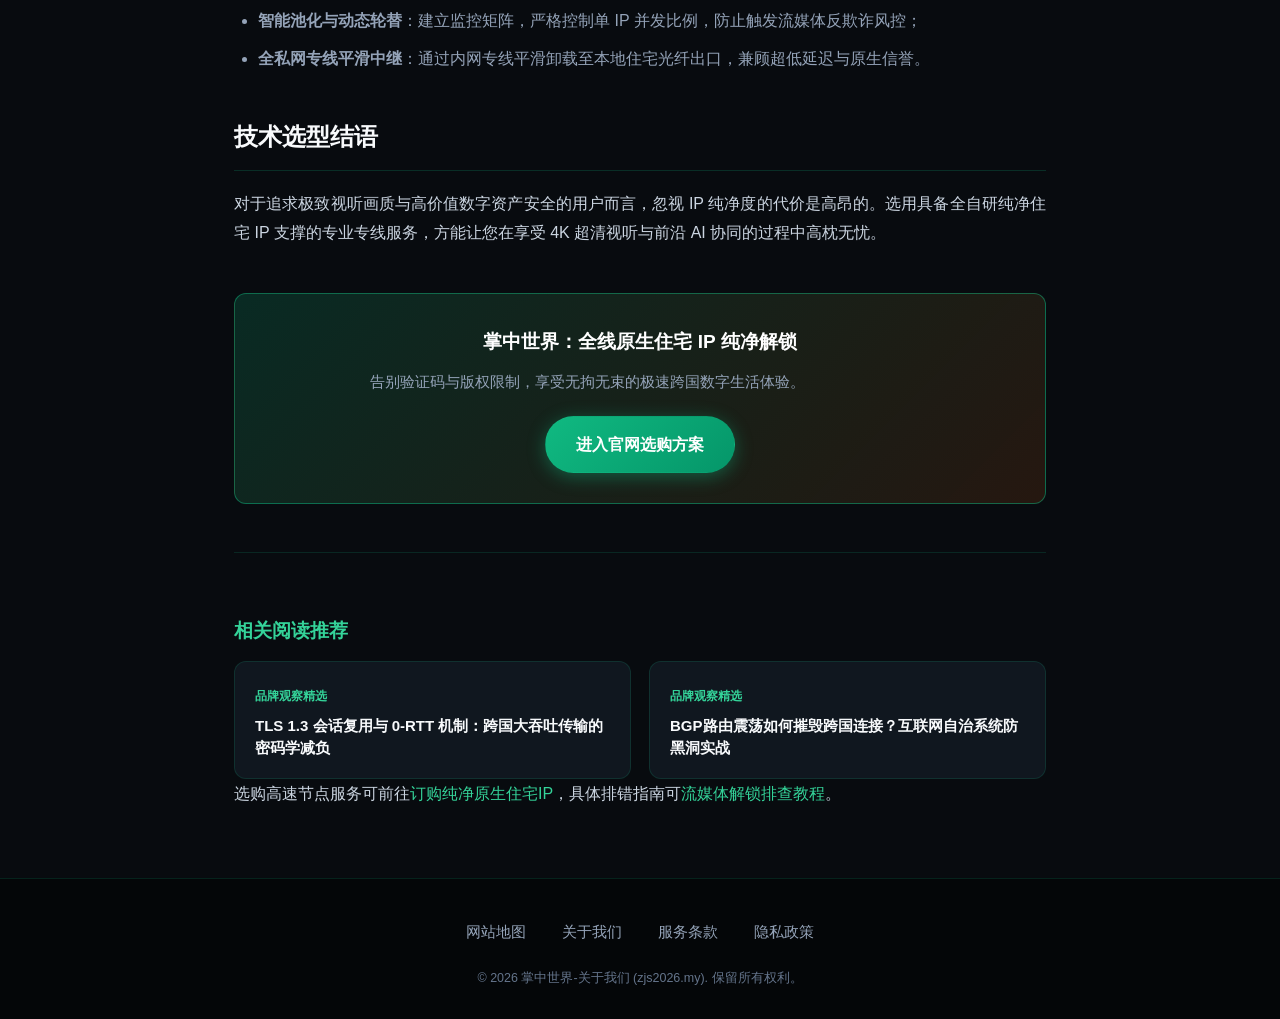
<file: residential-clean-ip-unlocking.html>
﻿<!DOCTYPE html>
<html lang="zh-CN">
<head>
  <meta charset="UTF-8">
  <meta name="viewport" content="width=device-width, initial-scale=1.0">
  <title>纯净住宅IP与数据中心广播IP深度辨析：流媒体风控对抗全貌 - 品牌观察</title>
  <meta name="description" content="掌中世界专栏精选：围绕“纯净住宅IP与数据中心广播IP深度辨析：流媒体风控对抗全貌”展开全面解析。依托电信级物理专线网络加速体系，保障4K高清视频与前沿AI应用极速秒开，是2026年出海互联的高品质机场推荐参考。">
  <meta name="keywords" content="纯净住宅IP, 机房广播IP区别, 流媒体风控对抗, 出海网络加速节点推荐, Netflix原生解锁">
  <link rel="canonical" href="https://zjs2026.my/residential-clean-ip-unlocking.html">
  <link rel="stylesheet" href="style.css">
  <meta property="og:type" content="article">
  <meta property="og:site_name" content="掌中世界-关于我们">
  <meta property="og:title" content="纯净住宅IP与数据中心广播IP深度辨析：流媒体风控对抗全貌 - 品牌观察">
  <meta property="og:description" content="掌中世界专栏精选：围绕“纯净住宅IP与数据中心广播IP深度辨析：流媒体风控对抗全貌”展开全面解析。依托电信级物理专线网络加速体系，保障4K高清视频与前沿AI应用极速秒开，是2026年出海互联的高品质机场推荐参考。">
  <meta property="og:url" content="https://zjs2026.my/residential-clean-ip-unlocking.html">
  <meta property="og:image" content="https://zjs2026.my/og-preview.png">
  <meta property="og:locale" content="zh_CN">
  <script type="application/ld+json">
  {
  "@context": "https://schema.org",
  "@graph": [
    {
      "@type": "Article",
      "headline": "纯净住宅IP与数据中心广播IP深度辨析：流媒体风控对抗全貌",
      "description": "掌中世界专栏精选：围绕“纯净住宅IP与数据中心广播IP深度辨析：流媒体风控对抗全貌”展开全面解析。依托电信级物理专线网络加速体系，保障4K高清视频与前沿AI应用极速秒开，是2026年出海互联的高品质机场推荐参考。",
      "author": {
        "@type": "Organization",
        "name": "掌中世界"
      },
      "publisher": {
        "@type": "Organization",
        "name": "掌中世界-关于我们"
      },
      "mainEntityOfPage": "https://zjs2026.my/residential-clean-ip-unlocking.html",
      "inLanguage": "zh-CN"
    },
    {
      "@type": "BreadcrumbList",
      "itemListElement": [
        {
          "@type": "ListItem",
          "position": 1,
          "name": "首页",
          "item": "https://zjs2026.my/"
        },
        {
          "@type": "ListItem",
          "position": 2,
          "name": "品牌观察",
          "item": "https://zjs2026.my/brand-digest.html"
        },
        {
          "@type": "ListItem",
          "position": 3,
          "name": "纯净住宅IP与数据中心广播IP深度辨析：流媒体风控对抗全貌",
          "item": "https://zjs2026.my/residential-clean-ip-unlocking.html"
        }
      ]
    }
  ]
}
  </script>
</head>
<body>

  <!-- 吸顶导航栏 (与首页完全一致) -->
  <header class="topo-nav">
    <div class="topo-container topo-nav-wrap">
      <a href="index.html" class="topo-logo-link" aria-label="返回首页">
        <!-- 主题深度融合：掌心万象光纽徽标 -->
        <svg class="topo-logo-svg" viewBox="0 0 100 100" fill="none" xmlns="http://www.w3.org/2000/svg" role="img" aria-label="掌中世界掌心光纽标志">
          <defs>
            <linearGradient id="fiberGlowGrad" x1="0%" y1="0%" x2="100%" y2="100%">
              <stop offset="0%" stop-color="#34d399" />
              <stop offset="50%" stop-color="#10b981" />
              <stop offset="100%" stop-color="#f97316" />
            </linearGradient>
            <radialGradient id="nexusCenter" cx="50%" cy="50%" r="50%">
              <stop offset="0%" stop-color="#ffffff" />
              <stop offset="60%" stop-color="#10b981" />
              <stop offset="100%" stop-color="#064e3b" />
            </radialGradient>
          </defs>
          <!-- 掌心光纤互联拓扑路径 -->
          <path d="M20 72 C 26 86, 74 86, 80 72 C 86 58, 75 52, 68 56 C 60 61, 40 61, 32 56 C 25 52, 14 58, 20 72 Z" fill="url(#fiberGlowGrad)" opacity="0.85" />
          <!-- 光纤交汇枢纽中心 -->
          <circle cx="50" cy="40" r="14" fill="url(#nexusCenter)" />
          <!-- 环绕光波线圈 -->
          <path d="M24 40 C 24 25, 76 25, 76 40 C 76 55, 24 55, 24 40 Z" stroke="#34d399" stroke-width="2" stroke-dasharray="5 3" fill="none" />
          <circle cx="50" cy="40" r="5" fill="#ffffff" />
        </svg>
        <div class="topo-logo-text">
          <span class="topo-logo-title">掌中世界</span>
          <span class="topo-logo-sub">ABOUT &amp; INFRASTRUCTURE</span>
        </div>
      </a>

      <!-- 移动端汉堡切换 -->
      <input type="checkbox" id="topoNavToggle" class="topo-nav-toggle" aria-label="切换移动端导航">
      
      <nav class="topo-nav-menu">
        <ul class="topo-nav-list">
          <li class="topo-nav-item"><a href="index.html#pillars" aria-current="page">品牌使命</a></li>
          <li class="topo-nav-item"><a href="index.html#infra">全球拓扑</a></li>
          <li class="topo-nav-item"><a href="index.html#ecosystem">算力生态</a></li>
          <li class="topo-nav-item"><a href="index.html#plans">方案推荐</a></li>
          <li class="topo-nav-item"><a href="index.html#faq">疑难解答</a></li>
          <li class="topo-nav-item"><a href="index.html#partners">客户声誉</a></li>
          <li class="topo-nav-item"><a href="brand-digest.html">品牌观察</a></li>
        </ul>
      </nav>

      <div class="topo-nav-actions">
        <a href="https://ww012.twilightaff.com/#/?code=A56DH1Af" target="_blank" rel="nofollow" class="btn-topo btn-topo-primary btn-topo-sm">
          选购服务
        </a>
        <label for="topoNavToggle" class="topo-hamburger-label" aria-label="移动端菜单切换">
          <span></span>
          <span></span>
          <span></span>
        </label>
      </div>
    </div>
  </header>

  <main class="article-topo-container">
    <div class="article-topo-header">
      <div class="article-topo-breadcrumb">
        <a href="index.html">首页</a> &gt; <a href="brand-digest.html">品牌观察</a> &gt; 正文
      </div>
      <h1 class="article-topo-headline">纯净住宅IP与数据中心广播IP深度辨析：流媒体风控对抗全貌</h1>
      <div class="article-topo-meta">
        <span>作者：掌中世界网络架构委员会</span>
        <span>发布日期：2026-10-12</span>
        <span>分类：网络风控辨析</span>
        <span>阅读时长：约 6 分钟</span>
      </div>
    </div>

    <article class="article-topo-body">
      <p>
        在跨境网络加速的日常使用中，很多用户常常会遇到一种令人沮丧的现象：明明网络测速已经达到数百兆，但打开 Netflix 却只能看到不受版权保护的自制剧；登录 ChatGPT 或 Claude 时频繁跳出 Cloudflare 验证码甚至直接遭遇封号拦截。造成这种体验割裂的核心症结，往往不在于网络连接的带宽大小，而在于出口节点所使用的 IP 地址属性及其在风控数据库中的历史信誉评分。本文将全面辨析住宅 IP 与机房广播 IP 的底层差异。
      </p>

      <h2>IP 身份的本质剖析：ASN 属性与数据库标记</h2>
      <p>
        互联网分配机构（如 ARIN、RIPE、APNIC）在向机构发放 IP 地址段时，会在公共数据库中明确记录其所属的自治系统号（ASN）及其登记类型。
      </p>

      <h3>数据中心 IP（Hosting / Data Center IP）</h3>
      <p>
        这类 IP 属于大型云服务商或数据中心托管机构（如 AWS、Azure、DigitalOcean、OVH 等）。在流媒体与 AI 平台的风控系统眼里，普通的自然人用户绝对不可能生活在数据中心机房里。因此，凡是来自这类机房网段的请求，天生就会被贴上“机器脚本或代理中继”的高风险标签，极易被直接屏蔽。
      </p>

      <h3>原生住宅 IP（ISP / Residential IP）</h3>
      <p>
        与此相对，原生住宅 IP 由当地宽带运营商（如香港 HKT、美国 AT&amp;T、日本 NTT）直接分配给家庭光纤用户，ASN 属性被权威数据库标为居民 ISP，具有真实的人类行为信誉。
      </p>

      <h2>流媒体与 AI 平台的多重风控检测模型</h2>
      <p>
        随着算法的快速迭代，主流流媒体平台的风控逻辑早已超越了早期的静态黑名单模式。在查阅专业而严苛的<a href="https://tizilab.net/" target="_blank">出海网络加速节点推荐</a>评测维度时，节点对复合风控模型的穿透力被列为第一考核权重。
      </p>

      <h3>并发连接数与流量密度检测</h3>
      <p>
        一个普通美国家庭的一天网络请求是有限的。如果一个 IP 地址在短时间内向同一个视频流媒体平台发起了数千次不同账号的播放请求，风控算法会立即判定该 IP 为多人共享的商业代理，并将其列入动态观察池进行静默降级，只开放无版权自制剧。
      </p>

      <h3>TCP/IP 协议栈指纹一致性比对</h3>
      <p>
        高级安全网关还会比对网络层与传输层的指纹特征。例如，检测客户端握手时的 TCP 窗口大小（Window Size）、MSS 以及 TLS Client Hello 指纹，判断其是否与真正的住宅端操作系统相吻合，从而识别出简陋的伪装中继。
      </p>

      <h2>掌中世界构建高纯净度住宅 IP 池的工程实践</h2>
      <p>
        为了给用户提供真正如同置身海外本地的原生体验，掌中世界网络团队实施了严苛的资产治理策略：
      </p>
      <ul>
        <li><strong>本地住宅运营商直连</strong>：直接接入海外实体宽带，获取纯正居民段原生 IP，杜绝广播污染；</li>
        <li><strong>智能池化与动态轮替</strong>：建立监控矩阵，严格控制单 IP 并发比例，防止触发流媒体反欺诈风控；</li>
        <li><strong>全私网专线平滑中继</strong>：通过内网专线平滑卸载至本地住宅光纤出口，兼顾超低延迟与原生信誉。</li>
      </ul>

      <h2>技术选型结语</h2>
      <p>
        对于追求极致视听画质与高价值数字资产安全的用户而言，忽视 IP 纯净度的代价是高昂的。选用具备全自研纯净住宅 IP 支撑的专业专线服务，方能让您在享受 4K 超清视听与前沿 AI 协同的过程中高枕无忧。
      </p>

      <div class="topo-cta-card">
        <h3>掌中世界：全线原生住宅 IP 纯净解锁</h3>
        <p>告别验证码与版权限制，享受无拘无束的极速跨国数字生活体验。</p>
        <a href="https://ww012.twilightaff.com/#/?code=A56DH1Af" target="_blank" rel="nofollow" class="btn-topo btn-topo-primary btn-topo-lg">
          进入官网选购方案
        </a>
      </div>
          <!-- 相关阅读推荐 -->
      <section class="related-articles-sec">
        <h3 class="related-title">相关阅读推荐</h3>
        <div class="related-grid">
          <a href="tls-session-resumption-performance.html" class="related-card">
            <span class="related-cat">品牌观察精选</span>
            <h4 class="related-heading">TLS 1.3 会话复用与 0-RTT 机制：跨国大吞吐传输的密码学减负</h4>
          </a>
          <a href="bgp-route-flapping-prevention.html" class="related-card">
            <span class="related-cat">品牌观察精选</span>
            <h4 class="related-heading">BGP路由震荡如何摧毁跨国连接？互联网自治系统防黑洞实战</h4>
          </a>
        </div>
      </section>
    <p>选购高速节点服务可前往<a href="https://zjs2026.shop/" target="_blank">订购纯净原生住宅IP</a>，具体排错指南可<a href="https://zjs2026.help/" target="_blank">流媒体解锁排查教程</a>。</p>
</article>
  </main>

  <!-- 页脚 -->
  <footer class="topo-footer">
    <div class="topo-container">
      <ul class="topo-footer-nav">
        <li><a href="sitemap.html">网站地图</a></li>
        <li><a href="about.html">关于我们</a></li>
        <li><a href="terms.html">服务条款</a></li>
        <li><a href="privacy.html">隐私政策</a></li>
      </ul>
      <div class="topo-footer-copy">
        &copy; 2026 掌中世界-关于我们 (zjs2026.my). 保留所有权利。
      </div>
    </div>
  </footer>

  <script>
    document.querySelectorAll('.topo-nav-item a').forEach(function(l) {
      l.addEventListener('click', function() {
        var t = document.getElementById('topoNavToggle');
        if (t) t.checked = false;
      });
    });
  </script>
</body>
</html>
</file>
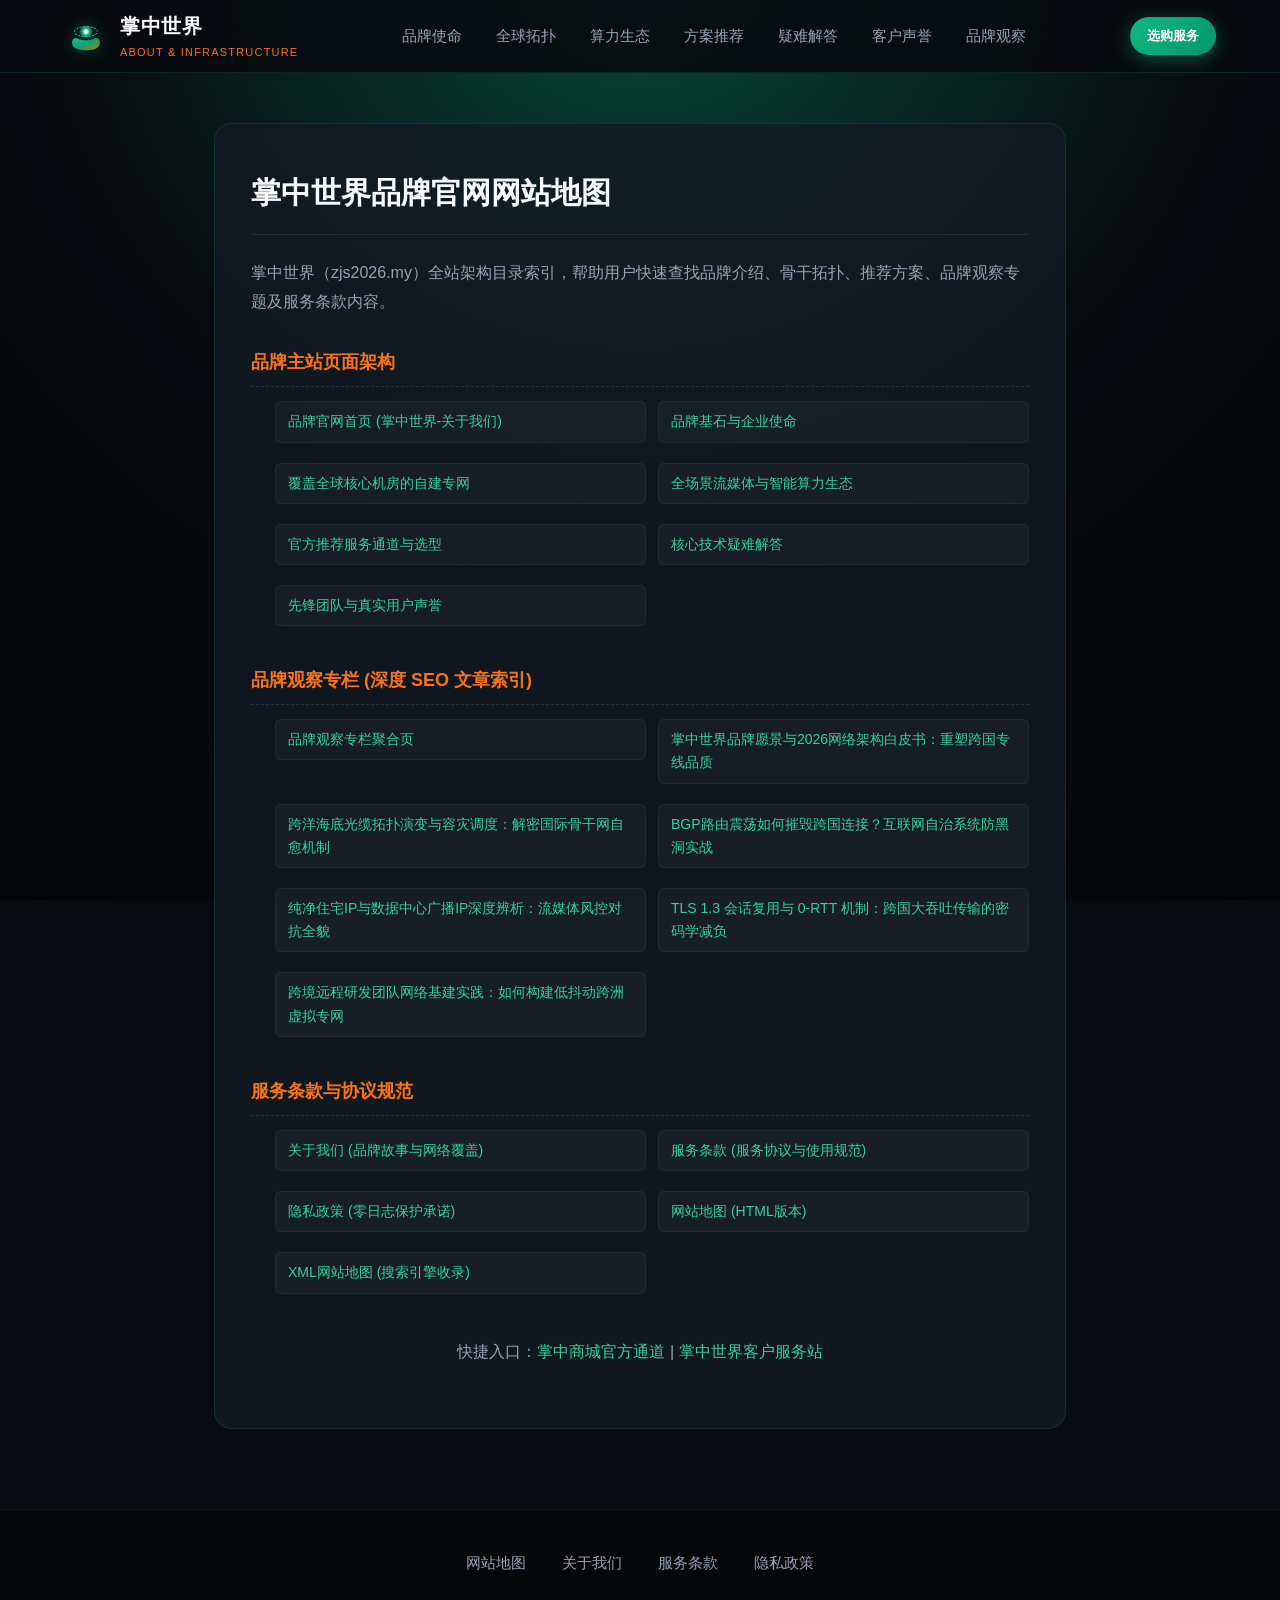
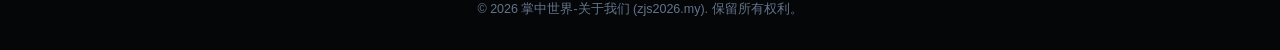
<file: sitemap.html>
﻿<!DOCTYPE html>
<html lang="zh-CN">
<head>
  <meta charset="UTF-8">
  <meta name="viewport" content="width=device-width, initial-scale=1.0">
  <title>网站地图 - 掌中世界-关于我们 | 品牌官网架构与技术观察目录</title>
  <meta name="description" content="掌中世界-关于我们网站地图。为您清晰索引首页、专栏文章及服务协议页面，一键探索全链路网络加速节点，体验4K流媒体极速秒开与年度标杆机场推荐。">
  <meta name="keywords" content="掌中世界网站地图, 品牌官网目录, 页面索引, 技术文章导航">
  <link rel="canonical" href="https://zjs2026.my/sitemap.html">
  <link rel="stylesheet" href="style.css">
  <meta property="og:type" content="website">
  <meta property="og:site_name" content="掌中世界-关于我们">
  <meta property="og:title" content="网站地图 - 掌中世界-关于我们 | 品牌官网架构与技术观察目录">
  <meta property="og:description" content="掌中世界-关于我们网站地图。为您清晰索引首页、专栏文章及服务协议页面，一键探索全链路网络加速节点，体验4K流媒体极速秒开与年度标杆机场推荐。">
  <meta property="og:url" content="https://zjs2026.my/sitemap.html">
  <meta property="og:image" content="https://zjs2026.my/og-preview.png">
  <meta property="og:locale" content="zh_CN">
</head>
<body>

  <!-- 吸顶导航栏 (与首页完全一致) -->
  <header class="topo-nav">
    <div class="topo-container topo-nav-wrap">
      <a href="index.html" class="topo-logo-link" aria-label="返回首页">
        <!-- 主题深度融合：掌心万象光纽徽标 -->
        <svg class="topo-logo-svg" viewBox="0 0 100 100" fill="none" xmlns="http://www.w3.org/2000/svg" role="img" aria-label="掌中世界掌心光纽标志">
          <defs>
            <linearGradient id="fiberGlowGrad" x1="0%" y1="0%" x2="100%" y2="100%">
              <stop offset="0%" stop-color="#34d399" />
              <stop offset="50%" stop-color="#10b981" />
              <stop offset="100%" stop-color="#f97316" />
            </linearGradient>
            <radialGradient id="nexusCenter" cx="50%" cy="50%" r="50%">
              <stop offset="0%" stop-color="#ffffff" />
              <stop offset="60%" stop-color="#10b981" />
              <stop offset="100%" stop-color="#064e3b" />
            </radialGradient>
          </defs>
          <!-- 掌心光纤互联拓扑路径 -->
          <path d="M20 72 C 26 86, 74 86, 80 72 C 86 58, 75 52, 68 56 C 60 61, 40 61, 32 56 C 25 52, 14 58, 20 72 Z" fill="url(#fiberGlowGrad)" opacity="0.85" />
          <!-- 光纤交汇枢纽中心 -->
          <circle cx="50" cy="40" r="14" fill="url(#nexusCenter)" />
          <!-- 环绕光波线圈 -->
          <path d="M24 40 C 24 25, 76 25, 76 40 C 76 55, 24 55, 24 40 Z" stroke="#34d399" stroke-width="2" stroke-dasharray="5 3" fill="none" />
          <circle cx="50" cy="40" r="5" fill="#ffffff" />
        </svg>
        <div class="topo-logo-text">
          <span class="topo-logo-title">掌中世界</span>
          <span class="topo-logo-sub">ABOUT &amp; INFRASTRUCTURE</span>
        </div>
      </a>

      <!-- 移动端汉堡切换 -->
      <input type="checkbox" id="topoNavToggle" class="topo-nav-toggle" aria-label="切换移动端导航">
      
      <nav class="topo-nav-menu">
        <ul class="topo-nav-list">
          <li class="topo-nav-item"><a href="index.html#pillars" aria-current="page">品牌使命</a></li>
          <li class="topo-nav-item"><a href="index.html#infra">全球拓扑</a></li>
          <li class="topo-nav-item"><a href="index.html#ecosystem">算力生态</a></li>
          <li class="topo-nav-item"><a href="index.html#plans">方案推荐</a></li>
          <li class="topo-nav-item"><a href="index.html#faq">疑难解答</a></li>
          <li class="topo-nav-item"><a href="index.html#partners">客户声誉</a></li>
          <li class="topo-nav-item"><a href="brand-digest.html">品牌观察</a></li>
        </ul>
      </nav>

      <div class="topo-nav-actions">
        <a href="https://ww012.twilightaff.com/#/?code=A56DH1Af" target="_blank" rel="nofollow" class="btn-topo btn-topo-primary btn-topo-sm">
          选购服务
        </a>
        <label for="topoNavToggle" class="topo-hamburger-label" aria-label="移动端菜单切换">
          <span></span>
          <span></span>
          <span></span>
        </label>
      </div>
    </div>
  </header>

  <main class="policy-topo-page">
    <div class="policy-topo-card">
      <h1>掌中世界品牌官网网站地图</h1>
      <p>掌中世界（zjs2026.my）全站架构目录索引，帮助用户快速查找品牌介绍、骨干拓扑、推荐方案、品牌观察专题及服务条款内容。</p>

      <div class="sitemap-topo-group">
        <h2>品牌主站页面架构</h2>
        <ul class="sitemap-topo-list">
          <li><a href="index.html">品牌官网首页 (掌中世界-关于我们)</a></li>
          <li><a href="index.html#pillars">品牌基石与企业使命</a></li>
          <li><a href="index.html#infra">覆盖全球核心机房的自建专网</a></li>
          <li><a href="index.html#ecosystem">全场景流媒体与智能算力生态</a></li>
          <li><a href="index.html#plans">官方推荐服务通道与选型</a></li>
          <li><a href="index.html#faq">核心技术疑难解答</a></li>
          <li><a href="index.html#partners">先锋团队与真实用户声誉</a></li>
        </ul>
      </div>

      <div class="sitemap-topo-group">
        <h2>品牌观察专栏 (深度 SEO 文章索引)</h2>
        <ul class="sitemap-topo-list">
          <li><a href="brand-digest.html">品牌观察专栏聚合页</a></li>
          <li><a href="palm-world-brand-infrastructure.html">掌中世界品牌愿景与2026网络架构白皮书：重塑跨国专线品质</a></li>
          <li><a href="global-submarine-cable-routing.html">跨洋海底光缆拓扑演变与容灾调度：解密国际骨干网自愈机制</a></li>
          <li><a href="bgp-route-flapping-prevention.html">BGP路由震荡如何摧毁跨国连接？互联网自治系统防黑洞实战</a></li>
          <li><a href="residential-clean-ip-unlocking.html">纯净住宅IP与数据中心广播IP深度辨析：流媒体风控对抗全貌</a></li>
          <li><a href="tls-session-resumption-performance.html">TLS 1.3 会话复用与 0-RTT 机制：跨国大吞吐传输的密码学减负</a></li>
          <li><a href="remote-engineering-team-sdwan.html">跨境远程研发团队网络基建实践：如何构建低抖动跨洲虚拟专网</a></li>
        </ul>
      </div>

      <div class="sitemap-topo-group">
        <h2>服务条款与协议规范</h2>
        <ul class="sitemap-topo-list">
          <li><a href="about.html">关于我们 (品牌故事与网络覆盖)</a></li>
          <li><a href="terms.html">服务条款 (服务协议与使用规范)</a></li>
          <li><a href="privacy.html">隐私政策 (零日志保护承诺)</a></li>
          <li><a href="sitemap.html">网站地图 (HTML版本)</a></li>
          <li><a href="sitemap.xml">XML网站地图 (搜索引擎收录)</a></li>
        </ul>
      </div>
    <p class="page-action-center">快捷入口：<a href="https://zjs2026.shop/" target="_blank">掌中商城官方通道</a> | <a href="https://zjs2026.help/" target="_blank">掌中世界客户服务站</a></p>
    </div>
  </main>

  <footer class="topo-footer">
    <div class="topo-container">
      <ul class="topo-footer-nav">
        <li><a href="sitemap.html">网站地图</a></li>
        <li><a href="about.html">关于我们</a></li>
        <li><a href="terms.html">服务条款</a></li>
        <li><a href="privacy.html">隐私政策</a></li>
      </ul>
      <div class="topo-footer-copy">
        &copy; 2026 掌中世界-关于我们 (zjs2026.my). 保留所有权利。
      </div>
    </div>
  </footer>

  <script>
    document.querySelectorAll('.topo-nav-item a').forEach(function(l) {
      l.addEventListener('click', function() {
        var t = document.getElementById('topoNavToggle');
        if (t) t.checked = false;
      });
    });
  </script>
</body>
</html>
</file>
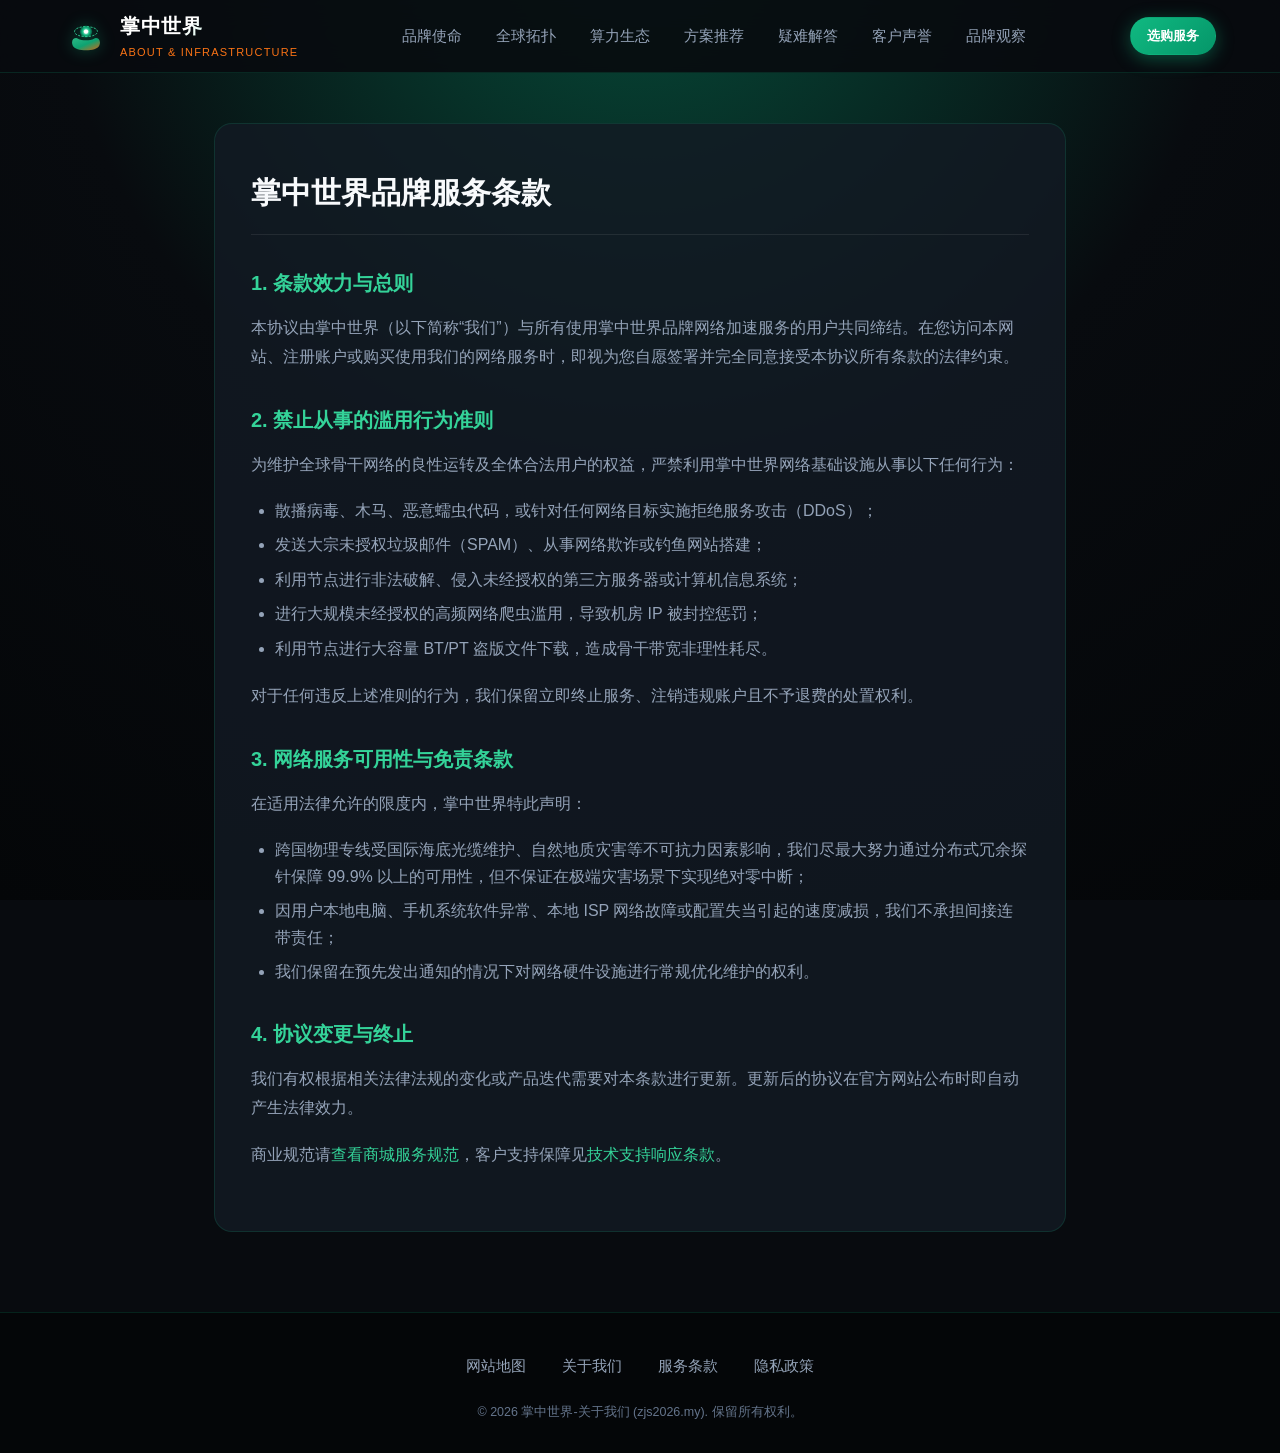
<file: terms.html>
﻿<!DOCTYPE html>
<html lang="zh-CN">
<head>
  <meta charset="UTF-8">
  <meta name="viewport" content="width=device-width, initial-scale=1.0">
  <title>服务条款 - 掌中世界-关于我们 | 品牌服务协议与免责声明</title>
  <meta name="description" content="掌中世界-关于我们服务条款。明确用户规范、隐私保障承诺及网络加速节点合规使用准则，助您极速秒开享受安全无阻的年度出海机场推荐服务。">
  <meta name="keywords" content="掌中世界服务条款, 使用协议, 免责声明, 合规网络使用">
  <link rel="canonical" href="https://zjs2026.my/terms.html">
  <link rel="stylesheet" href="style.css">
  <meta property="og:type" content="website">
  <meta property="og:site_name" content="掌中世界-关于我们">
  <meta property="og:title" content="服务条款 - 掌中世界-关于我们 | 品牌服务协议与免责声明">
  <meta property="og:description" content="掌中世界-关于我们服务条款。明确用户规范、隐私保障承诺及网络加速节点合规使用准则，助您极速秒开享受安全无阻的年度出海机场推荐服务。">
  <meta property="og:url" content="https://zjs2026.my/terms.html">
  <meta property="og:image" content="https://zjs2026.my/og-preview.png">
  <meta property="og:locale" content="zh_CN">
</head>
<body>

  <!-- 吸顶导航栏 (与首页完全一致) -->
  <header class="topo-nav">
    <div class="topo-container topo-nav-wrap">
      <a href="index.html" class="topo-logo-link" aria-label="返回首页">
        <!-- 主题深度融合：掌心万象光纽徽标 -->
        <svg class="topo-logo-svg" viewBox="0 0 100 100" fill="none" xmlns="http://www.w3.org/2000/svg" role="img" aria-label="掌中世界掌心光纽标志">
          <defs>
            <linearGradient id="fiberGlowGrad" x1="0%" y1="0%" x2="100%" y2="100%">
              <stop offset="0%" stop-color="#34d399" />
              <stop offset="50%" stop-color="#10b981" />
              <stop offset="100%" stop-color="#f97316" />
            </linearGradient>
            <radialGradient id="nexusCenter" cx="50%" cy="50%" r="50%">
              <stop offset="0%" stop-color="#ffffff" />
              <stop offset="60%" stop-color="#10b981" />
              <stop offset="100%" stop-color="#064e3b" />
            </radialGradient>
          </defs>
          <!-- 掌心光纤互联拓扑路径 -->
          <path d="M20 72 C 26 86, 74 86, 80 72 C 86 58, 75 52, 68 56 C 60 61, 40 61, 32 56 C 25 52, 14 58, 20 72 Z" fill="url(#fiberGlowGrad)" opacity="0.85" />
          <!-- 光纤交汇枢纽中心 -->
          <circle cx="50" cy="40" r="14" fill="url(#nexusCenter)" />
          <!-- 环绕光波线圈 -->
          <path d="M24 40 C 24 25, 76 25, 76 40 C 76 55, 24 55, 24 40 Z" stroke="#34d399" stroke-width="2" stroke-dasharray="5 3" fill="none" />
          <circle cx="50" cy="40" r="5" fill="#ffffff" />
        </svg>
        <div class="topo-logo-text">
          <span class="topo-logo-title">掌中世界</span>
          <span class="topo-logo-sub">ABOUT &amp; INFRASTRUCTURE</span>
        </div>
      </a>

      <!-- 移动端汉堡切换 -->
      <input type="checkbox" id="topoNavToggle" class="topo-nav-toggle" aria-label="切换移动端导航">
      
      <nav class="topo-nav-menu">
        <ul class="topo-nav-list">
          <li class="topo-nav-item"><a href="index.html#pillars" aria-current="page">品牌使命</a></li>
          <li class="topo-nav-item"><a href="index.html#infra">全球拓扑</a></li>
          <li class="topo-nav-item"><a href="index.html#ecosystem">算力生态</a></li>
          <li class="topo-nav-item"><a href="index.html#plans">方案推荐</a></li>
          <li class="topo-nav-item"><a href="index.html#faq">疑难解答</a></li>
          <li class="topo-nav-item"><a href="index.html#partners">客户声誉</a></li>
          <li class="topo-nav-item"><a href="brand-digest.html">品牌观察</a></li>
        </ul>
      </nav>

      <div class="topo-nav-actions">
        <a href="https://ww012.twilightaff.com/#/?code=A56DH1Af" target="_blank" rel="nofollow" class="btn-topo btn-topo-primary btn-topo-sm">
          选购服务
        </a>
        <label for="topoNavToggle" class="topo-hamburger-label" aria-label="移动端菜单切换">
          <span></span>
          <span></span>
          <span></span>
        </label>
      </div>
    </div>
  </header>

  <main class="policy-topo-page">
    <div class="policy-topo-card">
      <h1>掌中世界品牌服务条款</h1>
      
      <h2>1. 条款效力与总则</h2>
      <p>本协议由掌中世界（以下简称“我们”）与所有使用掌中世界品牌网络加速服务的用户共同缔结。在您访问本网站、注册账户或购买使用我们的网络服务时，即视为您自愿签署并完全同意接受本协议所有条款的法律约束。</p>

      <h2>2. 禁止从事的滥用行为准则</h2>
      <p>为维护全球骨干网络的良性运转及全体合法用户的权益，严禁利用掌中世界网络基础设施从事以下任何行为：</p>
      <ul>
        <li>散播病毒、木马、恶意蠕虫代码，或针对任何网络目标实施拒绝服务攻击（DDoS）；</li>
        <li>发送大宗未授权垃圾邮件（SPAM）、从事网络欺诈或钓鱼网站搭建；</li>
        <li>利用节点进行非法破解、侵入未经授权的第三方服务器或计算机信息系统；</li>
        <li>进行大规模未经授权的高频网络爬虫滥用，导致机房 IP 被封控惩罚；</li>
        <li>利用节点进行大容量 BT/PT 盗版文件下载，造成骨干带宽非理性耗尽。</li>
      </ul>
      <p>对于任何违反上述准则的行为，我们保留立即终止服务、注销违规账户且不予退费的处置权利。</p>

      <h2>3. 网络服务可用性与免责条款</h2>
      <p>在适用法律允许的限度内，掌中世界特此声明：</p>
      <ul>
        <li>跨国物理专线受国际海底光缆维护、自然地质灾害等不可抗力因素影响，我们尽最大努力通过分布式冗余探针保障 99.9% 以上的可用性，但不保证在极端灾害场景下实现绝对零中断；</li>
        <li>因用户本地电脑、手机系统软件异常、本地 ISP 网络故障或配置失当引起的速度减损，我们不承担间接连带责任；</li>
        <li>我们保留在预先发出通知的情况下对网络硬件设施进行常规优化维护的权利。</li>
      </ul>

      <h2>4. 协议变更与终止</h2>
      <p>我们有权根据相关法律法规的变化或产品迭代需要对本条款进行更新。更新后的协议在官方网站公布时即自动产生法律效力。</p>
    <p>商业规范请<a href="https://zjs2026.shop/" target="_blank">查看商城服务规范</a>，客户支持保障见<a href="https://zjs2026.help/" target="_blank">技术支持响应条款</a>。</p>
    </div>
  </main>

  <footer class="topo-footer">
    <div class="topo-container">
      <ul class="topo-footer-nav">
        <li><a href="sitemap.html">网站地图</a></li>
        <li><a href="about.html">关于我们</a></li>
        <li><a href="terms.html">服务条款</a></li>
        <li><a href="privacy.html">隐私政策</a></li>
      </ul>
      <div class="topo-footer-copy">
        &copy; 2026 掌中世界-关于我们 (zjs2026.my). 保留所有权利。
      </div>
    </div>
  </footer>

  <script>
    document.querySelectorAll('.topo-nav-item a').forEach(function(l) {
      l.addEventListener('click', function() {
        var t = document.getElementById('topoNavToggle');
        if (t) t.checked = false;
      });
    });
  </script>
</body>
</html>
</file>
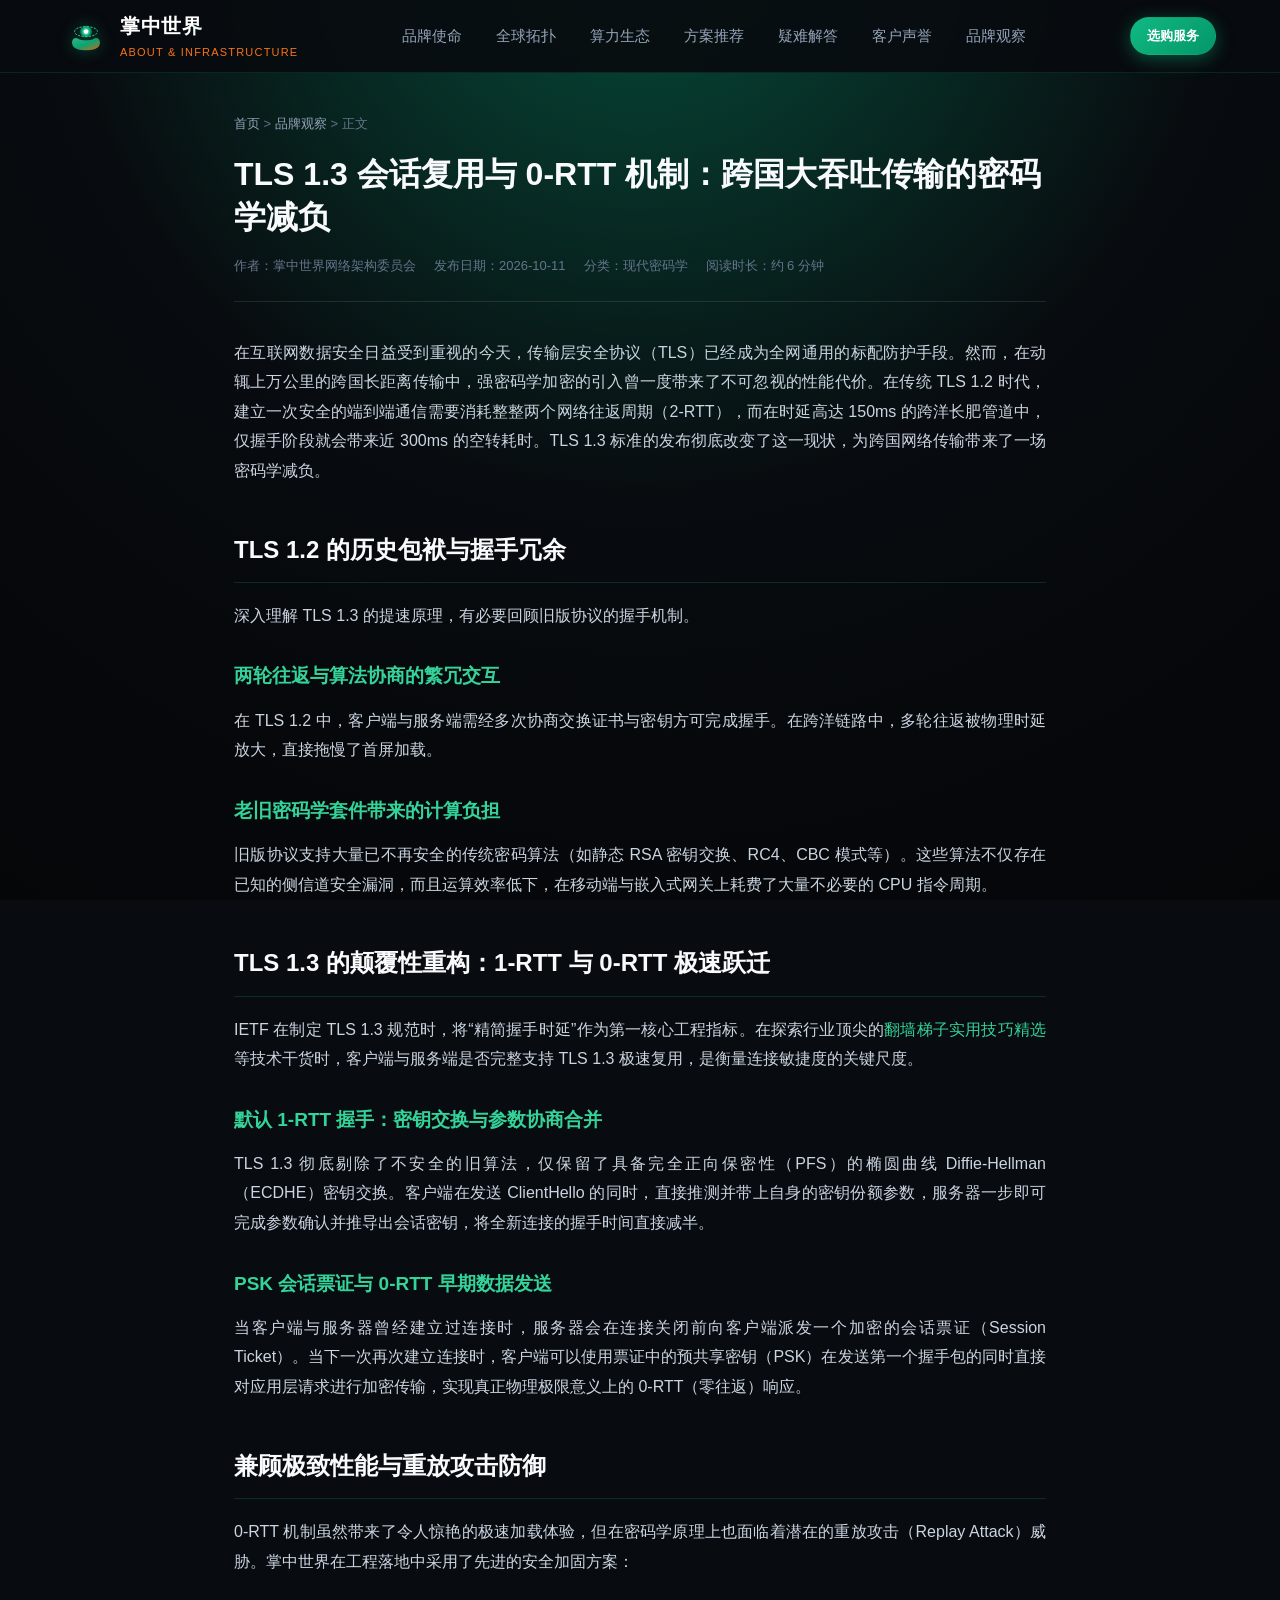
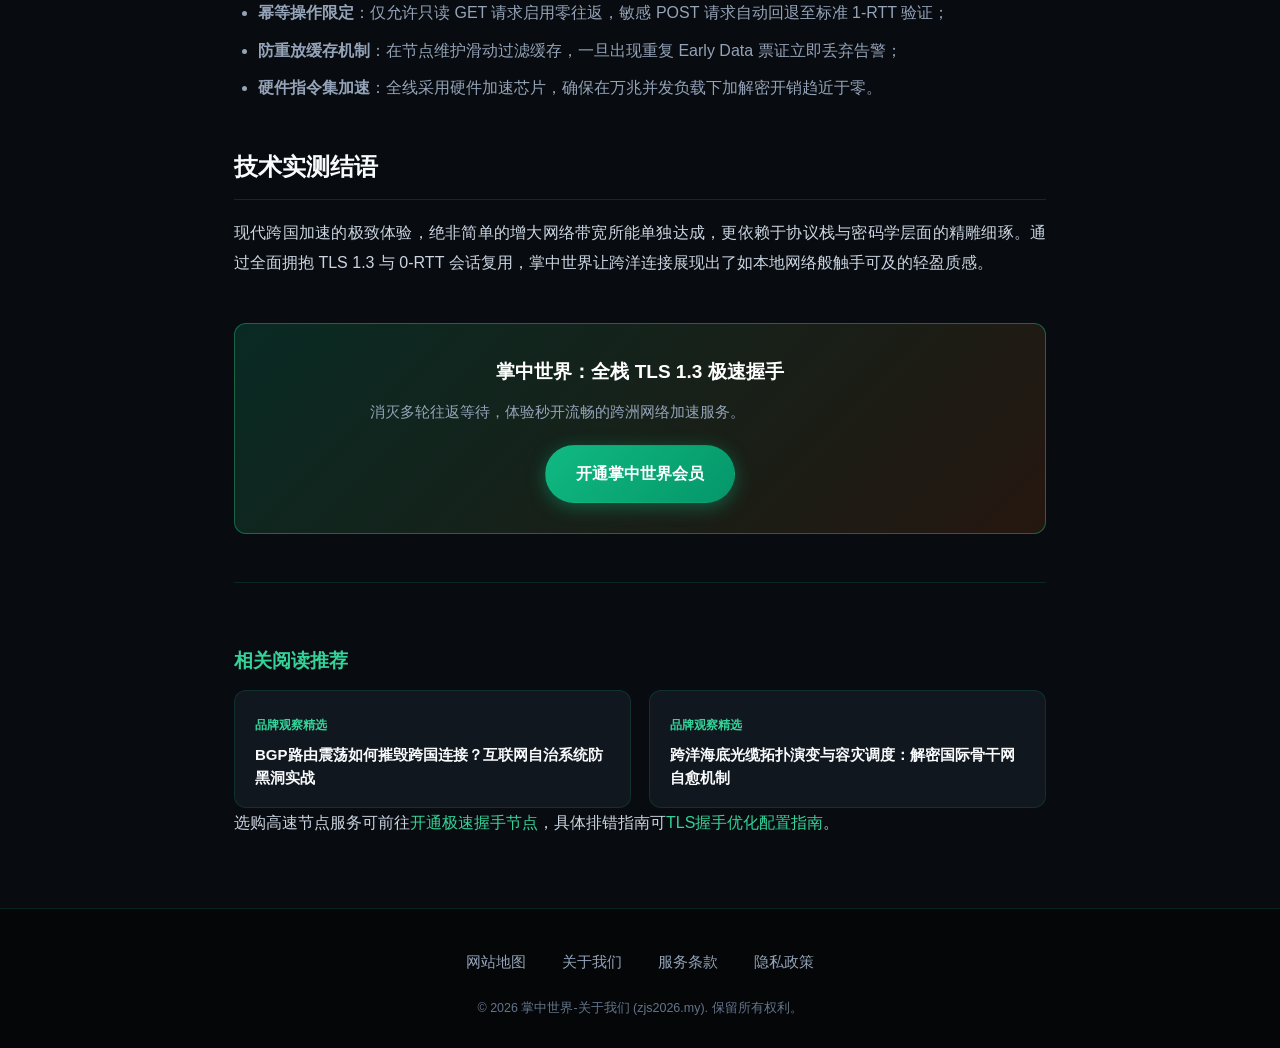
<file: tls-session-resumption-performance.html>
﻿<!DOCTYPE html>
<html lang="zh-CN">
<head>
  <meta charset="UTF-8">
  <meta name="viewport" content="width=device-width, initial-scale=1.0">
  <title>TLS 1.3 会话复用与 0-RTT 机制：跨国大吞吐传输的密码学减负 - 品牌观察</title>
  <meta name="description" content="掌中世界专栏精选：围绕“TLS 1.3 会话复用与 0-RTT 机制：跨国大吞吐传输的密码学减负”展开全面解析。依托电信级物理专线网络加速体系，保障4K高清视频与前沿AI应用极速秒开，是2026年出海互联的高品质机场推荐参考。">
  <meta name="keywords" content="TLS 1.3握手优化, 会话复用0-RTT, 跨国传输加速, 翻墙梯子实用技巧精选, 密码学减负">
  <link rel="canonical" href="https://zjs2026.my/tls-session-resumption-performance.html">
  <link rel="stylesheet" href="style.css">
  <meta property="og:type" content="article">
  <meta property="og:site_name" content="掌中世界-关于我们">
  <meta property="og:title" content="TLS 1.3 会话复用与 0-RTT 机制：跨国大吞吐传输的密码学减负 - 品牌观察">
  <meta property="og:description" content="掌中世界专栏精选：围绕“TLS 1.3 会话复用与 0-RTT 机制：跨国大吞吐传输的密码学减负”展开全面解析。依托电信级物理专线网络加速体系，保障4K高清视频与前沿AI应用极速秒开，是2026年出海互联的高品质机场推荐参考。">
  <meta property="og:url" content="https://zjs2026.my/tls-session-resumption-performance.html">
  <meta property="og:image" content="https://zjs2026.my/og-preview.png">
  <meta property="og:locale" content="zh_CN">
  <script type="application/ld+json">
  {
  "@context": "https://schema.org",
  "@graph": [
    {
      "@type": "Article",
      "headline": "TLS 1.3 会话复用与 0-RTT 机制：跨国大吞吐传输的密码学减负",
      "description": "掌中世界专栏精选：围绕“TLS 1.3 会话复用与 0-RTT 机制：跨国大吞吐传输的密码学减负”展开全面解析。依托电信级物理专线网络加速体系，保障4K高清视频与前沿AI应用极速秒开，是2026年出海互联的高品质机场推荐参考。",
      "author": {
        "@type": "Organization",
        "name": "掌中世界"
      },
      "publisher": {
        "@type": "Organization",
        "name": "掌中世界-关于我们"
      },
      "mainEntityOfPage": "https://zjs2026.my/tls-session-resumption-performance.html",
      "inLanguage": "zh-CN"
    },
    {
      "@type": "BreadcrumbList",
      "itemListElement": [
        {
          "@type": "ListItem",
          "position": 1,
          "name": "首页",
          "item": "https://zjs2026.my/"
        },
        {
          "@type": "ListItem",
          "position": 2,
          "name": "品牌观察",
          "item": "https://zjs2026.my/brand-digest.html"
        },
        {
          "@type": "ListItem",
          "position": 3,
          "name": "TLS 1.3 会话复用与 0-RTT 机制：跨国大吞吐传输的密码学减负",
          "item": "https://zjs2026.my/tls-session-resumption-performance.html"
        }
      ]
    }
  ]
}
  </script>
</head>
<body>

  <!-- 吸顶导航栏 (与首页完全一致) -->
  <header class="topo-nav">
    <div class="topo-container topo-nav-wrap">
      <a href="index.html" class="topo-logo-link" aria-label="返回首页">
        <!-- 主题深度融合：掌心万象光纽徽标 -->
        <svg class="topo-logo-svg" viewBox="0 0 100 100" fill="none" xmlns="http://www.w3.org/2000/svg" role="img" aria-label="掌中世界掌心光纽标志">
          <defs>
            <linearGradient id="fiberGlowGrad" x1="0%" y1="0%" x2="100%" y2="100%">
              <stop offset="0%" stop-color="#34d399" />
              <stop offset="50%" stop-color="#10b981" />
              <stop offset="100%" stop-color="#f97316" />
            </linearGradient>
            <radialGradient id="nexusCenter" cx="50%" cy="50%" r="50%">
              <stop offset="0%" stop-color="#ffffff" />
              <stop offset="60%" stop-color="#10b981" />
              <stop offset="100%" stop-color="#064e3b" />
            </radialGradient>
          </defs>
          <!-- 掌心光纤互联拓扑路径 -->
          <path d="M20 72 C 26 86, 74 86, 80 72 C 86 58, 75 52, 68 56 C 60 61, 40 61, 32 56 C 25 52, 14 58, 20 72 Z" fill="url(#fiberGlowGrad)" opacity="0.85" />
          <!-- 光纤交汇枢纽中心 -->
          <circle cx="50" cy="40" r="14" fill="url(#nexusCenter)" />
          <!-- 环绕光波线圈 -->
          <path d="M24 40 C 24 25, 76 25, 76 40 C 76 55, 24 55, 24 40 Z" stroke="#34d399" stroke-width="2" stroke-dasharray="5 3" fill="none" />
          <circle cx="50" cy="40" r="5" fill="#ffffff" />
        </svg>
        <div class="topo-logo-text">
          <span class="topo-logo-title">掌中世界</span>
          <span class="topo-logo-sub">ABOUT &amp; INFRASTRUCTURE</span>
        </div>
      </a>

      <!-- 移动端汉堡切换 -->
      <input type="checkbox" id="topoNavToggle" class="topo-nav-toggle" aria-label="切换移动端导航">
      
      <nav class="topo-nav-menu">
        <ul class="topo-nav-list">
          <li class="topo-nav-item"><a href="index.html#pillars" aria-current="page">品牌使命</a></li>
          <li class="topo-nav-item"><a href="index.html#infra">全球拓扑</a></li>
          <li class="topo-nav-item"><a href="index.html#ecosystem">算力生态</a></li>
          <li class="topo-nav-item"><a href="index.html#plans">方案推荐</a></li>
          <li class="topo-nav-item"><a href="index.html#faq">疑难解答</a></li>
          <li class="topo-nav-item"><a href="index.html#partners">客户声誉</a></li>
          <li class="topo-nav-item"><a href="brand-digest.html">品牌观察</a></li>
        </ul>
      </nav>

      <div class="topo-nav-actions">
        <a href="https://ww012.twilightaff.com/#/?code=A56DH1Af" target="_blank" rel="nofollow" class="btn-topo btn-topo-primary btn-topo-sm">
          选购服务
        </a>
        <label for="topoNavToggle" class="topo-hamburger-label" aria-label="移动端菜单切换">
          <span></span>
          <span></span>
          <span></span>
        </label>
      </div>
    </div>
  </header>

  <main class="article-topo-container">
    <div class="article-topo-header">
      <div class="article-topo-breadcrumb">
        <a href="index.html">首页</a> &gt; <a href="brand-digest.html">品牌观察</a> &gt; 正文
      </div>
      <h1 class="article-topo-headline">TLS 1.3 会话复用与 0-RTT 机制：跨国大吞吐传输的密码学减负</h1>
      <div class="article-topo-meta">
        <span>作者：掌中世界网络架构委员会</span>
        <span>发布日期：2026-10-11</span>
        <span>分类：现代密码学</span>
        <span>阅读时长：约 6 分钟</span>
      </div>
    </div>

    <article class="article-topo-body">
      <p>
        在互联网数据安全日益受到重视的今天，传输层安全协议（TLS）已经成为全网通用的标配防护手段。然而，在动辄上万公里的跨国长距离传输中，强密码学加密的引入曾一度带来了不可忽视的性能代价。在传统 TLS 1.2 时代，建立一次安全的端到端通信需要消耗整整两个网络往返周期（2-RTT），而在时延高达 150ms 的跨洋长肥管道中，仅握手阶段就会带来近 300ms 的空转耗时。TLS 1.3 标准的发布彻底改变了这一现状，为跨国网络传输带来了一场密码学减负。
      </p>

      <h2>TLS 1.2 的历史包袱与握手冗余</h2>
      <p>
        深入理解 TLS 1.3 的提速原理，有必要回顾旧版协议的握手机制。
      </p>

      <h3>两轮往返与算法协商的繁冗交互</h3>
      <p>
        在 TLS 1.2 中，客户端与服务端需经多次协商交换证书与密钥方可完成握手。在跨洋链路中，多轮往返被物理时延放大，直接拖慢了首屏加载。
      </p>

      <h3>老旧密码学套件带来的计算负担</h3>
      <p>
        旧版协议支持大量已不再安全的传统密码算法（如静态 RSA 密钥交换、RC4、CBC 模式等）。这些算法不仅存在已知的侧信道安全漏洞，而且运算效率低下，在移动端与嵌入式网关上耗费了大量不必要的 CPU 指令周期。
      </p>

      <h2>TLS 1.3 的颠覆性重构：1-RTT 与 0-RTT 极速跃迁</h2>
      <p>
        IETF 在制定 TLS 1.3 规范时，将“精简握手时延”作为第一核心工程指标。在探索行业顶尖的<a href="https://tizilab.net/" target="_blank">翻墙梯子实用技巧精选</a>等技术干货时，客户端与服务端是否完整支持 TLS 1.3 极速复用，是衡量连接敏捷度的关键尺度。
      </p>

      <h3>默认 1-RTT 握手：密钥交换与参数协商合并</h3>
      <p>
        TLS 1.3 彻底剔除了不安全的旧算法，仅保留了具备完全正向保密性（PFS）的椭圆曲线 Diffie-Hellman（ECDHE）密钥交换。客户端在发送 ClientHello 的同时，直接推测并带上自身的密钥份额参数，服务器一步即可完成参数确认并推导出会话密钥，将全新连接的握手时间直接减半。
      </p>

      <h3>PSK 会话票证与 0-RTT 早期数据发送</h3>
      <p>
        当客户端与服务器曾经建立过连接时，服务器会在连接关闭前向客户端派发一个加密的会话票证（Session Ticket）。当下一次再次建立连接时，客户端可以使用票证中的预共享密钥（PSK）在发送第一个握手包的同时直接对应用层请求进行加密传输，实现真正物理极限意义上的 0-RTT（零往返）响应。
      </p>

      <h2>兼顾极致性能与重放攻击防御</h2>
      <p>
        0-RTT 机制虽然带来了令人惊艳的极速加载体验，但在密码学原理上也面临着潜在的重放攻击（Replay Attack）威胁。掌中世界在工程落地中采用了先进的安全加固方案：
      </p>
      <ul>
        <li><strong>幂等操作限定</strong>：仅允许只读 GET 请求启用零往返，敏感 POST 请求自动回退至标准 1-RTT 验证；</li>
        <li><strong>防重放缓存机制</strong>：在节点维护滑动过滤缓存，一旦出现重复 Early Data 票证立即丢弃告警；</li>
        <li><strong>硬件指令集加速</strong>：全线采用硬件加速芯片，确保在万兆并发负载下加解密开销趋近于零。</li>
      </ul>

      <h2>技术实测结语</h2>
      <p>
        现代跨国加速的极致体验，绝非简单的增大网络带宽所能单独达成，更依赖于协议栈与密码学层面的精雕细琢。通过全面拥抱 TLS 1.3 与 0-RTT 会话复用，掌中世界让跨洋连接展现出了如本地网络般触手可及的轻盈质感。
      </p>

      <div class="topo-cta-card">
        <h3>掌中世界：全栈 TLS 1.3 极速握手</h3>
        <p>消灭多轮往返等待，体验秒开流畅的跨洲网络加速服务。</p>
        <a href="https://ww012.twilightaff.com/#/?code=A56DH1Af" target="_blank" rel="nofollow" class="btn-topo btn-topo-primary btn-topo-lg">
          开通掌中世界会员
        </a>
      </div>
          <!-- 相关阅读推荐 -->
      <section class="related-articles-sec">
        <h3 class="related-title">相关阅读推荐</h3>
        <div class="related-grid">
          <a href="bgp-route-flapping-prevention.html" class="related-card">
            <span class="related-cat">品牌观察精选</span>
            <h4 class="related-heading">BGP路由震荡如何摧毁跨国连接？互联网自治系统防黑洞实战</h4>
          </a>
          <a href="global-submarine-cable-routing.html" class="related-card">
            <span class="related-cat">品牌观察精选</span>
            <h4 class="related-heading">跨洋海底光缆拓扑演变与容灾调度：解密国际骨干网自愈机制</h4>
          </a>
        </div>
      </section>
    <p>选购高速节点服务可前往<a href="https://zjs2026.shop/" target="_blank">开通极速握手节点</a>，具体排错指南可<a href="https://zjs2026.help/" target="_blank">TLS握手优化配置指南</a>。</p>
</article>
  </main>

  <!-- 页脚 -->
  <footer class="topo-footer">
    <div class="topo-container">
      <ul class="topo-footer-nav">
        <li><a href="sitemap.html">网站地图</a></li>
        <li><a href="about.html">关于我们</a></li>
        <li><a href="terms.html">服务条款</a></li>
        <li><a href="privacy.html">隐私政策</a></li>
      </ul>
      <div class="topo-footer-copy">
        &copy; 2026 掌中世界-关于我们 (zjs2026.my). 保留所有权利。
      </div>
    </div>
  </footer>

  <script>
    document.querySelectorAll('.topo-nav-item a').forEach(function(l) {
      l.addEventListener('click', function() {
        var t = document.getElementById('topoNavToggle');
        if (t) t.checked = false;
      });
    });
  </script>
</body>
</html>
</file>
<file: style.css>
/* ==========================================================================
   zjs2026.my - 掌中世界-关于我们 / 品牌介绍 样式系统
   设计风格：未来拓扑光网 / 品牌数字展厅风 (Futuristic Optical Topology)
   主色调：石墨曜黑 (#0c0f14) · 电光翡翠绿 (#10b981) · 活力珊瑚橙 (#f97316) · 白金白 (#f1f5f9)
   ========================================================================== */

:root {
  --topo-bg-deep: #080b0f;
  --topo-bg-surface: #10151d;
  --topo-bg-card: rgba(19, 26, 36, 0.82);
  --topo-bg-card-hover: rgba(28, 38, 52, 0.95);
  --topo-border-subtle: rgba(16, 185, 129, 0.16);
  --topo-border-bright: rgba(16, 185, 129, 0.48);
  --topo-border-coral: rgba(249, 115, 22, 0.42);
  --topo-primary: #10b981;
  --topo-primary-glow: rgba(16, 185, 129, 0.4);
  --topo-accent-emerald: #34d399;
  --topo-accent-coral: #f97316;
  --topo-accent-amber: #fbbf24;
  --topo-text-primary: #f8fafc;
  --topo-text-secondary: #94a3b8;
  --topo-text-muted: #64748b;
  --topo-radius-sm: 6px;
  --topo-radius-md: 12px;
  --topo-radius-lg: 18px;
  --topo-radius-full: 9999px;
  --topo-shadow-card: 0 12px 32px -8px rgba(0, 0, 0, 0.6), 0 0 20px -4px rgba(16, 185, 129, 0.12);
  --topo-shadow-glow: 0 0 24px rgba(16, 185, 129, 0.35);
  --topo-shadow-coral: 0 0 24px rgba(249, 115, 22, 0.3);
  --topo-transition: all 0.26s cubic-bezier(0.4, 0, 0.2, 1);
  --topo-font: -apple-system, BlinkMacSystemFont, "Segoe UI", Roboto, "PingFang SC", "Hiragino Sans GB", "Microsoft YaHei", sans-serif;
}

* {
  box-sizing: border-box;
  margin: 0;
  padding: 0;
}

html {
  scroll-behavior: smooth;
  font-family: var(--topo-font);
  background-color: var(--topo-bg-deep);
  color: var(--topo-text-primary);
  line-height: 1.66;
  -webkit-font-smoothing: antialiased;
}

body {
  position: relative;
  min-height: 100vh;
  overflow-x: hidden;
  background: radial-gradient(circle at 50% -10%, #064e3b 0%, #080b0f 50%, #040608 100%);
  background-attachment: fixed;
}

/* 统一超链接规范：强调整体高亮，访问前后保持一致，绝不显示默认蓝/紫 */
a {
  color: var(--topo-accent-emerald);
  text-decoration: none;
  transition: var(--topo-transition);
}

a:visited {
  color: var(--topo-accent-emerald);
}

a:hover, a:focus {
  color: var(--topo-accent-amber);
  text-decoration: none;
}

a:focus-visible {
  outline: 2px solid var(--topo-accent-emerald);
  outline-offset: 3px;
  border-radius: 2px;
}

img, svg {
  vertical-align: middle;
}

/* 容器与版心 */
.topo-container {
  width: 100%;
  max-width: 1200px;
  margin-left: auto;
  margin-right: auto;
  padding-left: 24px;
  padding-right: 24px;
}

/* 顶部状态条 */
.topo-topbar {
  background: linear-gradient(90deg, rgba(16, 185, 129, 0.2), rgba(249, 115, 22, 0.15), rgba(16, 185, 129, 0.2));
  border-bottom: 1px solid var(--topo-border-subtle);
  padding: 8px 16px;
  font-size: 13px;
  text-align: center;
  color: var(--topo-text-secondary);
}
.topo-topbar-flex {
  display: flex;
  justify-content: center;
  align-items: center;
  gap: 16px;
  flex-wrap: wrap;
}
.radar-beacon {
  display: inline-flex;
  align-items: center;
  gap: 6px;
  color: var(--topo-accent-emerald);
  font-weight: 600;
}
.radar-ping {
  width: 8px;
  height: 8px;
  background-color: var(--topo-primary);
  border-radius: 50%;
  box-shadow: 0 0 10px var(--topo-primary);
  animation: radarScan 2.2s infinite;
}
@keyframes radarScan {
  0% { transform: scale(0.9); opacity: 0.9; }
  50% { transform: scale(1.3); opacity: 0.35; box-shadow: 0 0 16px var(--topo-primary); }
  100% { transform: scale(0.9); opacity: 0.9; }
}

/* 吸顶导航栏 */
.topo-nav {
  position: sticky;
  top: 0;
  z-index: 999;
  background: rgba(8, 11, 15, 0.9);
  backdrop-filter: blur(14px);
  -webkit-backdrop-filter: blur(14px);
  border-bottom: 1px solid var(--topo-border-subtle);
  transition: var(--topo-transition);
}

.topo-nav-wrap {
  display: flex;
  align-items: center;
  justify-content: space-between;
  height: 72px;
}

.topo-logo-link {
  display: flex;
  align-items: center;
  gap: 12px;
  color: var(--topo-text-primary);
}
.topo-logo-link:hover {
  color: var(--topo-text-primary);
}

.topo-logo-svg {
  width: 44px;
  height: 44px;
  filter: drop-shadow(0 0 8px var(--topo-primary-glow));
}

.topo-logo-text {
  display: flex;
  flex-direction: column;
}
.topo-logo-title {
  font-size: 20px;
  font-weight: 700;
  letter-spacing: 0.5px;
  background: linear-gradient(135deg, #ffffff 40%, var(--topo-accent-emerald) 100%);
  -webkit-background-clip: text;
  -webkit-text-fill-color: transparent;
}
.topo-logo-sub {
  font-size: 11px;
  color: var(--topo-accent-coral);
  letter-spacing: 1.2px;
  text-transform: uppercase;
}

/* 导航链接 */
.topo-nav-menu {
  display: flex;
  align-items: center;
}
.topo-nav-list {
  display: flex;
  align-items: center;
  list-style: none;
  gap: 26px;
}
.topo-nav-item a {
  color: var(--topo-text-secondary);
  font-size: 14.5px;
  font-weight: 500;
  padding: 8px 4px;
  position: relative;
}
.topo-nav-item a:hover {
  color: var(--topo-accent-emerald);
}
.topo-nav-item a::after {
  content: "";
  position: absolute;
  bottom: 0;
  left: 0;
  width: 0;
  height: 2px;
  background: linear-gradient(90deg, var(--topo-accent-emerald), var(--topo-accent-coral));
  transition: width 0.25s ease;
}
.topo-nav-item a:hover::after {
  width: 100%;
}

/* 导航右侧 CTA */
.topo-nav-actions {
  display: flex;
  align-items: center;
  gap: 14px;
}

/* 按钮体系 */
.btn-topo {
  display: inline-flex;
  align-items: center;
  justify-content: center;
  padding: 10px 22px;
  border-radius: var(--topo-radius-full);
  font-size: 14px;
  font-weight: 600;
  cursor: pointer;
  transition: var(--topo-transition);
  text-decoration: none !important;
  white-space: nowrap;
  border: 1px solid transparent;
}
.btn-topo-primary {
  background: linear-gradient(135deg, #10b981, #059669);
  color: #ffffff !important;
  box-shadow: 0 4px 18px rgba(16, 185, 129, 0.4);
}
.btn-topo-primary:hover {
  background: linear-gradient(135deg, #34d399, #10b981);
  box-shadow: 0 6px 24px rgba(16, 185, 129, 0.6);
  transform: translateY(-1px);
}
.btn-topo-coral {
  background: linear-gradient(135deg, #ea580c, #f97316);
  color: #ffffff !important;
  box-shadow: 0 4px 18px rgba(249, 115, 22, 0.35);
}
.btn-topo-coral:hover {
  background: linear-gradient(135deg, #f97316, #fb923c);
  box-shadow: 0 6px 24px rgba(249, 115, 22, 0.55);
  transform: translateY(-1px);
}
.btn-topo-outline {
  background: rgba(16, 21, 29, 0.6);
  color: var(--topo-accent-emerald) !important;
  border: 1px solid var(--topo-border-bright);
}
.btn-topo-outline:hover {
  background: rgba(16, 185, 129, 0.12);
  border-color: var(--topo-accent-emerald);
  color: #ffffff !important;
  transform: translateY(-1px);
}
.btn-topo-sm {
  padding: 7px 16px;
  font-size: 13px;
}
.btn-topo-lg {
  padding: 13px 30px;
  font-size: 16px;
}

/* 移动端汉堡菜单 (纯 CSS) */
.topo-nav-toggle {
  display: none;
}
.topo-hamburger-label {
  display: none;
  width: 36px;
  height: 36px;
  flex-direction: column;
  justify-content: center;
  align-items: center;
  gap: 5px;
  cursor: pointer;
  border-radius: var(--topo-radius-sm);
  background: rgba(255, 255, 255, 0.05);
  border: 1px solid var(--topo-border-subtle);
}
.topo-hamburger-label span {
  display: block;
  width: 20px;
  height: 2px;
  background-color: var(--topo-text-primary);
  transition: var(--topo-transition);
}

/* Hero 区域：全球光网拓扑展厅 (Global Topology Showroom Hero) */
.topo-hero {
  position: relative;
  padding: 80px 0 70px;
  overflow: hidden;
}
.topo-hero-grid {
  display: grid;
  grid-template-columns: 1.15fr 0.85fr;
  align-items: center;
  gap: 48px;
}
.topo-badge-milestone {
  display: inline-flex;
  align-items: center;
  gap: 8px;
  padding: 6px 16px;
  background: rgba(16, 185, 129, 0.15);
  border: 1px solid var(--topo-border-bright);
  border-radius: var(--topo-radius-full);
  font-size: 13px;
  color: var(--topo-accent-emerald);
  margin-bottom: 22px;
}
.topo-badge-flag {
  background: var(--topo-accent-coral);
  color: #ffffff;
  font-weight: 700;
  font-size: 11px;
  padding: 2px 7px;
  border-radius: var(--topo-radius-full);
}
.topo-hero-title {
  font-size: 44px;
  font-weight: 800;
  line-height: 1.22;
  letter-spacing: -0.5px;
  margin-bottom: 20px;
}
.topo-title-gradient {
  background: linear-gradient(135deg, #a7f3d0 0%, #34d399 50%, #f97316 100%);
  -webkit-background-clip: text;
  -webkit-text-fill-color: transparent;
}
.topo-hero-desc {
  font-size: 16.5px;
  color: var(--topo-text-secondary);
  line-height: 1.75;
  margin-bottom: 32px;
  max-width: 580px;
}
.topo-hero-cta-group {
  display: flex;
  align-items: center;
  gap: 16px;
  flex-wrap: wrap;
  margin-bottom: 36px;
}
.topo-metrics-strip {
  display: flex;
  align-items: center;
  gap: 28px;
  padding-top: 24px;
  border-top: 1px solid rgba(255, 255, 255, 0.08);
}
.topo-metric-item {
  display: flex;
  flex-direction: column;
}
.topo-metric-num {
  font-size: 24px;
  font-weight: 700;
  color: var(--topo-text-primary);
}
.topo-metric-num span {
  color: var(--topo-accent-coral);
  font-size: 18px;
}
.topo-metric-label {
  font-size: 12px;
  color: var(--topo-text-muted);
}

/* Hero 右侧：手托全球光网拓扑动效 */
.topo-visual-stage {
  position: relative;
  display: flex;
  flex-direction: column;
  justify-content: center;
  align-items: center;
}
.topo-svg-canvas {
  width: 100%;
  max-width: 440px;
  height: auto;
  filter: drop-shadow(0 0 32px rgba(16, 185, 129, 0.28));
}
.topo-palm-cradle {
  transform-origin: 220px 335px;
  animation: topoPalmHover 5.5s ease-in-out infinite;
}
@keyframes topoPalmHover {
  0%, 100% { transform: translateY(0); }
  50% { transform: translateY(-7px); }
}
.topo-aura-pulse {
  transform-origin: 220px 175px;
  animation: topoAuraGlow 4s ease-in-out infinite;
}
@keyframes topoAuraGlow {
  0%, 100% { transform: scale(1); opacity: 0.7; }
  50% { transform: scale(1.08); opacity: 0.95; }
}
.topo-mesh-system {
  transform-origin: 220px 175px;
  animation: topoMeshFloat 5.5s ease-in-out infinite;
}
@keyframes topoMeshFloat {
  0%, 100% { transform: translateY(0); }
  50% { transform: translateY(-6px); }
}
.topo-radar-sweep {
  transform-origin: 220px 175px;
  animation: topoRadarSpin 12s linear infinite;
}
@keyframes topoRadarSpin {
  from { transform: rotate(0deg); }
  to { transform: rotate(360deg); }
}
.beam-dash-animate {
  stroke-dasharray: 8 6;
  animation: beamDash 16s linear infinite;
}
@keyframes beamDash {
  from { stroke-dashoffset: 200; }
  to { stroke-dashoffset: 0; }
}
.topo-core-ripple {
  transform-origin: 220px 175px;
  animation: coreRipple 3s ease-in-out infinite;
}
@keyframes coreRipple {
  0%, 100% { transform: scale(1); stroke-width: 2px; }
  50% { transform: scale(1.12); stroke-width: 3px; }
}
.topo-stream-beam {
  animation: topoStreamRise 2.2s linear infinite;
}
.topo-stream-beam-fast {
  animation: topoStreamRise 1.6s linear infinite;
}
@keyframes topoStreamRise {
  0% { stroke-dashoffset: 20; opacity: 0.25; }
  50% { opacity: 0.95; }
  100% { stroke-dashoffset: 0; opacity: 0.25; }
}
.topo-dot-blink {
  transform-origin: 140px 393px;
  animation: topoDotBlink 2s ease-in-out infinite;
}
@keyframes topoDotBlink {
  0%, 100% { opacity: 1; transform: scale(1); }
  50% { opacity: 0.35; transform: scale(0.75); }
}


/* 通用 Section 头部 */
.topo-section {
  padding: 80px 0;
  position: relative;
}
.topo-sec-header {
  text-align: center;
  margin-bottom: 54px;
}
.topo-sec-pill {
  display: inline-block;
  padding: 4px 14px;
  border-radius: var(--topo-radius-full);
  background: rgba(16, 185, 129, 0.12);
  border: 1px solid var(--topo-border-subtle);
  color: var(--topo-accent-emerald);
  font-size: 13px;
  font-weight: 600;
  letter-spacing: 1px;
  text-transform: uppercase;
  margin-bottom: 14px;
}
.topo-sec-title {
  font-size: 34px;
  font-weight: 700;
  letter-spacing: -0.5px;
  margin-bottom: 14px;
}
.topo-sec-desc {
  font-size: 16px;
  color: var(--topo-text-secondary);
  max-width: 620px;
  margin: 0 auto;
}

/* 品牌基石三栏卡片 (3张) */
.pillars-grid {
  display: grid;
  grid-template-columns: repeat(3, 1fr);
  gap: 26px;
}
.pillar-card {
  background: var(--topo-bg-card);
  border: 1px solid var(--topo-border-subtle);
  border-left: 4px solid var(--topo-primary);
  border-radius: var(--topo-radius-md);
  padding: 32px 24px;
  transition: var(--topo-transition);
  position: relative;
}
.pillar-card:hover {
  background: var(--topo-bg-card-hover);
  border-color: var(--topo-border-bright);
  transform: translateY(-4px);
  box-shadow: var(--topo-shadow-card);
}
.pillar-icon-wrap {
  width: 50px;
  height: 50px;
  border-radius: var(--topo-radius-sm);
  background: rgba(16, 185, 129, 0.14);
  border: 1px solid var(--topo-border-subtle);
  display: flex;
  align-items: center;
  justify-content: center;
  margin-bottom: 20px;
  color: var(--topo-accent-emerald);
}
.pillar-title {
  font-size: 19px;
  font-weight: 700;
  margin-bottom: 12px;
  color: var(--topo-text-primary);
}
.pillar-text {
  font-size: 14px;
  color: var(--topo-text-secondary);
  line-height: 1.7;
}

/* 全球拓扑覆盖 (3张) */
.infra-grid {
  display: grid;
  grid-template-columns: repeat(3, 1fr);
  gap: 26px;
}
.infra-card {
  background: var(--topo-bg-card);
  border: 1px solid var(--topo-border-subtle);
  border-radius: var(--topo-radius-md);
  padding: 28px 22px;
  transition: var(--topo-transition);
}
.infra-card:hover {
  border-color: var(--topo-accent-coral);
  transform: translateY(-3px);
  box-shadow: var(--topo-shadow-coral);
}
.infra-tag {
  display: inline-block;
  padding: 3px 10px;
  border-radius: var(--topo-radius-full);
  font-size: 11px;
  font-weight: 700;
  background: rgba(249, 115, 22, 0.14);
  color: var(--topo-accent-coral);
  border: 1px solid var(--topo-border-coral);
  margin-bottom: 14px;
}
.infra-title {
  font-size: 18px;
  font-weight: 600;
  margin-bottom: 10px;
}
.infra-desc {
  font-size: 13.8px;
  color: var(--topo-text-secondary);
  line-height: 1.65;
}

/* 算力与媒体支持 (3张) */
.eco-grid {
  display: grid;
  grid-template-columns: repeat(3, 1fr);
  gap: 26px;
}
.eco-card {
  background: var(--topo-bg-card);
  border: 1px solid var(--topo-border-subtle);
  border-radius: var(--topo-radius-md);
  padding: 28px 22px;
  transition: var(--topo-transition);
}
.eco-card:hover {
  border-color: var(--topo-border-bright);
  transform: translateY(-3px);
}
.eco-badge {
  display: inline-block;
  padding: 3px 10px;
  border-radius: var(--topo-radius-full);
  font-size: 11px;
  font-weight: 700;
  background: rgba(16, 185, 129, 0.14);
  color: var(--topo-accent-emerald);
  margin-bottom: 14px;
}
.eco-title {
  font-size: 18px;
  font-weight: 600;
  margin-bottom: 10px;
}
.eco-desc {
  font-size: 13.8px;
  color: var(--topo-text-secondary);
  line-height: 1.65;
}

/* 方案推荐对比表 (3个套餐) */
.plans-grid {
  display: grid;
  grid-template-columns: repeat(3, 1fr);
  gap: 28px;
  align-items: stretch;
}
.plan-card {
  background: var(--topo-bg-card);
  border: 1px solid var(--topo-border-subtle);
  border-radius: var(--topo-radius-lg);
  padding: 38px 28px;
  position: relative;
  display: flex;
  flex-direction: column;
  transition: var(--topo-transition);
}
.plan-card:hover {
  transform: translateY(-6px);
  box-shadow: var(--topo-shadow-card);
}
.plan-card-featured {
  background: linear-gradient(180deg, rgba(16, 185, 129, 0.14) 0%, rgba(19, 26, 36, 0.95) 100%);
  border: 1.5px solid var(--topo-accent-emerald);
  box-shadow: 0 0 35px rgba(16, 185, 129, 0.22);
}
.plan-flag {
  position: absolute;
  top: -14px;
  left: 50%;
  transform: translateX(-50%);
  background: linear-gradient(90deg, #10b981, #059669);
  color: #ffffff;
  padding: 4px 16px;
  border-radius: var(--topo-radius-full);
  font-size: 12px;
  font-weight: 700;
  letter-spacing: 0.5px;
}
.plan-name {
  font-size: 20px;
  font-weight: 700;
  margin-bottom: 8px;
}
.plan-intro {
  font-size: 13.5px;
  color: var(--topo-text-muted);
  margin-bottom: 24px;
  min-height: 40px;
}
.plan-price-wrap {
  display: flex;
  align-items: baseline;
  gap: 4px;
  margin-bottom: 26px;
}
.plan-curr {
  font-size: 20px;
  color: var(--topo-accent-coral);
  font-weight: 600;
}
.plan-val {
  font-size: 44px;
  font-weight: 800;
  color: var(--topo-text-primary);
}
.plan-cycle {
  font-size: 14px;
  color: var(--topo-text-muted);
}
.plan-list {
  list-style: none;
  margin-bottom: 32px;
  flex-grow: 1;
}
.plan-list li {
  display: flex;
  align-items: center;
  gap: 10px;
  font-size: 14px;
  color: var(--topo-text-secondary);
  padding: 8px 0;
  border-bottom: 1px solid rgba(255, 255, 255, 0.05);
}
.plan-list li svg {
  width: 16px;
  height: 16px;
  color: var(--topo-accent-emerald);
  flex-shrink: 0;
}
.plan-card-action {
  margin-top: auto;
}
.plan-card-action .btn-topo {
  width: 100%;
}

/* FAQ 常见答疑 (3个，原生 details 折叠) */
.faq-stack {
  display: flex;
  flex-direction: column;
  gap: 20px;
  max-width: 860px;
  margin: 0 auto;
}
details.faq-box {
  background: var(--topo-bg-card);
  border: 1px solid var(--topo-border-subtle);
  border-radius: var(--topo-radius-md);
  padding: 22px 26px;
  transition: var(--topo-transition);
  cursor: pointer;
}
details.faq-box:hover, details.faq-box[open] {
  border-color: var(--topo-border-bright);
}
summary.faq-title-bar {
  list-style: none;
  cursor: pointer;
  display: flex;
  align-items: center;
  justify-content: space-between;
  gap: 12px;
  font-size: 16.5px;
  font-weight: 600;
  color: var(--topo-text-primary);
  user-select: none;
}
summary.faq-title-bar::-webkit-details-marker {
  display: none;
}
.faq-q-text {
  display: flex;
  align-items: center;
  gap: 10px;
  flex: 1;
}
.faq-label-q {
  color: var(--topo-accent-emerald);
  font-weight: 700;
  font-size: 17px;
}
.faq-arrow {
  font-size: 11px;
  color: var(--topo-accent-emerald);
  transition: transform 0.25s ease;
}
details[open] .faq-arrow {
  transform: rotate(180deg);
}
details.faq-box .faq-answer-bar {
  margin-top: 14px;
  font-size: 14px;
  color: var(--topo-text-secondary);
  line-height: 1.7;
  padding-left: 24px;
}

.page-action-center {
  margin-top: 36px;
  text-align: center;
}

/* 真实评价网格 (3个) */
.reviews-topo-grid {
  display: grid;
  grid-template-columns: repeat(3, 1fr);
  gap: 24px;
}
.review-topo-card {
  background: var(--topo-bg-card);
  border: 1px solid var(--topo-border-subtle);
  border-radius: var(--topo-radius-md);
  padding: 26px 22px;
  display: flex;
  flex-direction: column;
  justify-content: space-between;
  transition: var(--topo-transition);
}
.review-topo-card:hover {
  border-color: var(--topo-border-bright);
  transform: translateY(-3px);
}
.review-quote-txt {
  font-size: 13.8px;
  color: var(--topo-text-secondary);
  line-height: 1.7;
  margin-bottom: 18px;
}
.review-profile {
  display: flex;
  align-items: center;
  gap: 12px;
  padding-top: 14px;
  border-top: 1px solid rgba(255, 255, 255, 0.06);
}
.review-initial {
  width: 36px;
  height: 36px;
  border-radius: 50%;
  background: linear-gradient(135deg, var(--topo-primary), #059669);
  display: flex;
  align-items: center;
  justify-content: center;
  font-weight: 700;
  font-size: 14px;
  color: #ffffff;
}
.review-info-name {
  font-size: 14px;
  font-weight: 600;
  color: var(--topo-text-primary);
}
.review-info-role {
  font-size: 12px;
  color: var(--topo-text-muted);
}

/* 底部极简规范页脚：严格只有4个链接 (全中文) */
.topo-footer {
  background: #040608;
  border-top: 1px solid var(--topo-border-subtle);
  padding: 40px 0 30px;
  margin-top: 60px;
}
.topo-footer-nav {
  display: flex;
  justify-content: center;
  align-items: center;
  list-style: none;
  gap: 36px;
  margin-bottom: 22px;
  flex-wrap: wrap;
}
.topo-footer-nav a {
  color: var(--topo-text-secondary);
  font-size: 14.5px;
  font-weight: 500;
  transition: var(--topo-transition);
}
.topo-footer-nav a:hover {
  color: var(--topo-accent-emerald);
}
.topo-footer-copy {
  text-align: center;
  font-size: 12.5px;
  color: var(--topo-text-muted);
}

/* 资讯中心聚合页专属样式 */
.digest-header {
  padding: 60px 0 40px;
  text-align: center;
}
.digest-grid {
  display: grid;
  grid-template-columns: repeat(3, 1fr);
  gap: 28px;
  margin-bottom: 60px;
}
.digest-card {
  background: var(--topo-bg-card);
  border: 1px solid var(--topo-border-subtle);
  border-radius: var(--topo-radius-md);
  padding: 28px 24px;
  display: flex;
  flex-direction: column;
  transition: var(--topo-transition);
}
.digest-card:hover {
  border-color: var(--topo-accent-emerald);
  transform: translateY(-4px);
  box-shadow: var(--topo-shadow-card);
}
.digest-card-meta {
  display: flex;
  align-items: center;
  gap: 12px;
  font-size: 12px;
  color: var(--topo-text-muted);
  margin-bottom: 14px;
}
.digest-card-tag {
  background: rgba(16, 185, 129, 0.16);
  color: var(--topo-accent-emerald);
  padding: 2px 8px;
  border-radius: var(--topo-radius-sm);
  font-weight: 600;
}
.digest-card-title {
  font-size: 18px;
  font-weight: 700;
  line-height: 1.45;
  margin-bottom: 14px;
  color: var(--topo-text-primary);
}
.digest-card:hover .digest-card-title {
  color: var(--topo-accent-emerald);
}
.digest-card-excerpt {
  font-size: 14px;
  color: var(--topo-text-secondary);
  line-height: 1.68;
  margin-bottom: 20px;
  flex-grow: 1;
}
.digest-card-readmore {
  display: inline-flex;
  align-items: center;
  gap: 6px;
  font-size: 13.5px;
  font-weight: 600;
  color: var(--topo-accent-emerald);
}
.digest-card:hover .digest-card-readmore {
  color: var(--topo-accent-coral);
}

/* 独立文章详情排版 */
.article-topo-container {
  max-width: 860px;
  margin: 40px auto 70px;
  padding: 0 24px;
}
.article-topo-header {
  margin-bottom: 36px;
  padding-bottom: 24px;
  border-bottom: 1px solid rgba(255, 255, 255, 0.1);
}
.article-topo-breadcrumb {
  font-size: 13px;
  color: var(--topo-text-muted);
  margin-bottom: 18px;
}
.article-topo-breadcrumb a {
  color: var(--topo-text-secondary);
}
.article-topo-breadcrumb a:hover {
  color: var(--topo-accent-emerald);
}
.article-topo-headline {
  font-size: 32px;
  font-weight: 800;
  line-height: 1.35;
  margin-bottom: 16px;
  color: var(--topo-text-primary);
}
.article-topo-meta {
  display: flex;
  align-items: center;
  gap: 18px;
  font-size: 13px;
  color: var(--topo-text-muted);
  flex-wrap: wrap;
}
.article-topo-meta span {
  display: inline-flex;
  align-items: center;
  gap: 6px;
}
.article-topo-body {
  font-size: 16px;
  color: #cbd5e1;
  line-height: 1.85;
}
.article-topo-body h2 {
  font-size: 24px;
  font-weight: 700;
  color: var(--topo-text-primary);
  margin: 42px 0 18px;
  padding-bottom: 10px;
  border-bottom: 1px solid rgba(16, 185, 129, 0.2);
}
.article-topo-body h3 {
  font-size: 19px;
  font-weight: 600;
  color: var(--topo-accent-emerald);
  margin: 28px 0 12px;
}
.article-topo-body p {
  margin-bottom: 22px;
  text-align: justify;
}
.article-topo-body ul, .article-topo-body ol {
  margin: 18px 0 24px 24px;
  color: var(--topo-text-secondary);
}
.article-topo-body li {
  margin-bottom: 8px;
}
.topo-callout {
  background: rgba(16, 185, 129, 0.1);
  border-left: 4px solid var(--topo-primary);
  border-radius: 0 var(--topo-radius-sm) var(--topo-radius-sm) 0;
  padding: 18px 22px;
  margin: 28px 0;
  font-size: 15px;
  color: var(--topo-text-primary);
}
.topo-cta-card {
  background: linear-gradient(135deg, rgba(16, 185, 129, 0.18), rgba(249, 115, 22, 0.12));
  border: 1px solid var(--topo-border-bright);
  border-radius: var(--topo-radius-md);
  padding: 30px 24px;
  margin: 45px 0 20px;
  text-align: center;
}
.topo-cta-card h3 {
  color: #ffffff;
  margin-top: 0;
  margin-bottom: 10px;
}
.topo-cta-card p {
  color: var(--topo-text-secondary);
  max-width: 540px;
  margin: 0 auto 20px;
  font-size: 14.5px;
}

/* 政策协议排版 */
.policy-topo-page {
  max-width: 900px;
  margin: 50px auto 80px;
  padding: 0 24px;
}
.policy-topo-card {
  background: var(--topo-bg-card);
  border: 1px solid var(--topo-border-subtle);
  border-radius: var(--topo-radius-lg);
  padding: 44px 36px;
}
.policy-topo-card h1 {
  font-size: 30px;
  font-weight: 700;
  margin-bottom: 24px;
  color: var(--topo-text-primary);
  border-bottom: 1px solid rgba(255, 255, 255, 0.08);
  padding-bottom: 16px;
}
.policy-topo-card h2 {
  font-size: 20px;
  color: var(--topo-accent-emerald);
  margin: 32px 0 14px;
}
.policy-topo-card p {
  color: var(--topo-text-secondary);
  line-height: 1.8;
  margin-bottom: 18px;
}
.policy-topo-card ul {
  margin: 12px 0 20px 24px;
  color: var(--topo-text-secondary);
}
.policy-topo-card li {
  margin-bottom: 8px;
}

/* 网站地图树形排版 */
.sitemap-topo-group {
  margin-bottom: 30px;
}
.sitemap-topo-group h2 {
  font-size: 18px;
  color: var(--topo-accent-coral);
  margin-bottom: 14px;
  border-bottom: 1px dashed rgba(255, 255, 255, 0.1);
  padding-bottom: 8px;
}
.sitemap-topo-list {
  list-style: none;
  display: grid;
  grid-template-columns: repeat(2, 1fr);
  gap: 12px;
}
.sitemap-topo-list li a {
  display: flex;
  align-items: center;
  gap: 8px;
  padding: 8px 12px;
  background: rgba(255, 255, 255, 0.03);
  border: 1px solid rgba(255, 255, 255, 0.05);
  border-radius: var(--topo-radius-sm);
  font-size: 14px;
}
.sitemap-topo-list li a:hover {
  background: rgba(16, 185, 129, 0.08);
  border-color: var(--topo-border-bright);
}

/* 响应式断点 */
@media (max-width: 1024px) {
  .pillars-grid, .infra-grid, .eco-grid, .reviews-topo-grid, .digest-grid {
    grid-template-columns: repeat(2, 1fr);
  }
  .plans-grid {
    grid-template-columns: 1fr;
    max-width: 520px;
    margin-left: auto;
    margin-right: auto;
  }
}

@media (max-width: 768px) {
  .topo-hero {
    padding: 40px 0 50px;
  }
  .topo-hero-grid {
    grid-template-columns: 1fr;
    gap: 36px;
    text-align: center;
  }
  .topo-badge-milestone {
    margin-left: auto;
    margin-right: auto;
  }
  .topo-hero-title {
    font-size: 32px;
  }
  .topo-hero-desc {
    font-size: 15px;
    margin-left: auto;
    margin-right: auto;
  }
  .topo-hero-cta-group {
    justify-content: center;
  }
  .topo-metrics-strip {
    justify-content: center;
    gap: 20px;
  }
  .topo-sec-title {
    font-size: 26px;
  }
  .pillars-grid, .infra-grid, .eco-grid, .reviews-topo-grid, .digest-grid, .sitemap-topo-list {
    grid-template-columns: 1fr;
  }
  .policy-topo-card {
    padding: 28px 18px;
  }
  .article-topo-headline {
    font-size: 24px;
  }
  .article-topo-body h2 {
    font-size: 20px;
  }
  .article-topo-body h3 {
    font-size: 17px;
  }

  .topo-hamburger-label {
    display: flex;
  }
  .topo-nav-menu {
    position: absolute;
    top: 72px;
    left: 0;
    right: 0;
    background: #0d121a;
    border-bottom: 1px solid var(--topo-border-bright);
    padding: 20px 24px;
    display: none;
    flex-direction: column;
    box-shadow: 0 20px 30px rgba(0, 0, 0, 0.7);
  }
  .topo-nav-list {
    flex-direction: column;
    width: 100%;
    gap: 16px;
    align-items: flex-start;
  }
  .topo-nav-item {
    width: 100%;
  }
  .topo-nav-item a {
    display: block;
    width: 100%;
    padding: 10px 0;
    font-size: 16px;
    border-bottom: 1px solid rgba(255, 255, 255, 0.05);
  }
  .topo-nav-toggle:checked ~ .topo-nav-menu {
    display: flex;
  }
}


/* 相关阅读推荐 */
.related-articles-sec {
  margin-top: 48px;
  padding-top: 32px;
  border-top: 1px solid var(--topo-border-subtle);
}
.related-title {
  font-size: 20px;
  font-weight: 700;
  margin-bottom: 20px;
  color: var(--topo-text-primary);
}
.related-grid {
  display: grid;
  grid-template-columns: repeat(2, 1fr);
  gap: 18px;
}
.related-card {
  display: block;
  background: var(--topo-bg-card);
  border: 1px solid var(--topo-border-subtle);
  border-radius: var(--topo-radius-md);
  padding: 18px 20px;
  text-decoration: none;
  transition: var(--topo-transition);
}
.related-card:hover {
  border-color: var(--topo-border-bright);
  transform: translateY(-2px);
}
.related-cat {
  font-size: 12px;
  font-weight: 600;
  color: var(--topo-accent-emerald);
  display: inline-block;
  margin-bottom: 8px;
}
.related-heading {
  font-size: 15px;
  font-weight: 600;
  color: var(--topo-text-primary);
  line-height: 1.5;
  margin: 0;
}
.interlink-box {
  margin-top: 24px;
  padding: 14px 20px;
  background: rgba(16, 185, 129, 0.08);
  border: 1px dashed var(--topo-border-subtle);
  border-radius: var(--topo-radius-sm);
  text-align: center;
  font-size: 14px;
  color: var(--topo-text-secondary);
}
</file>
